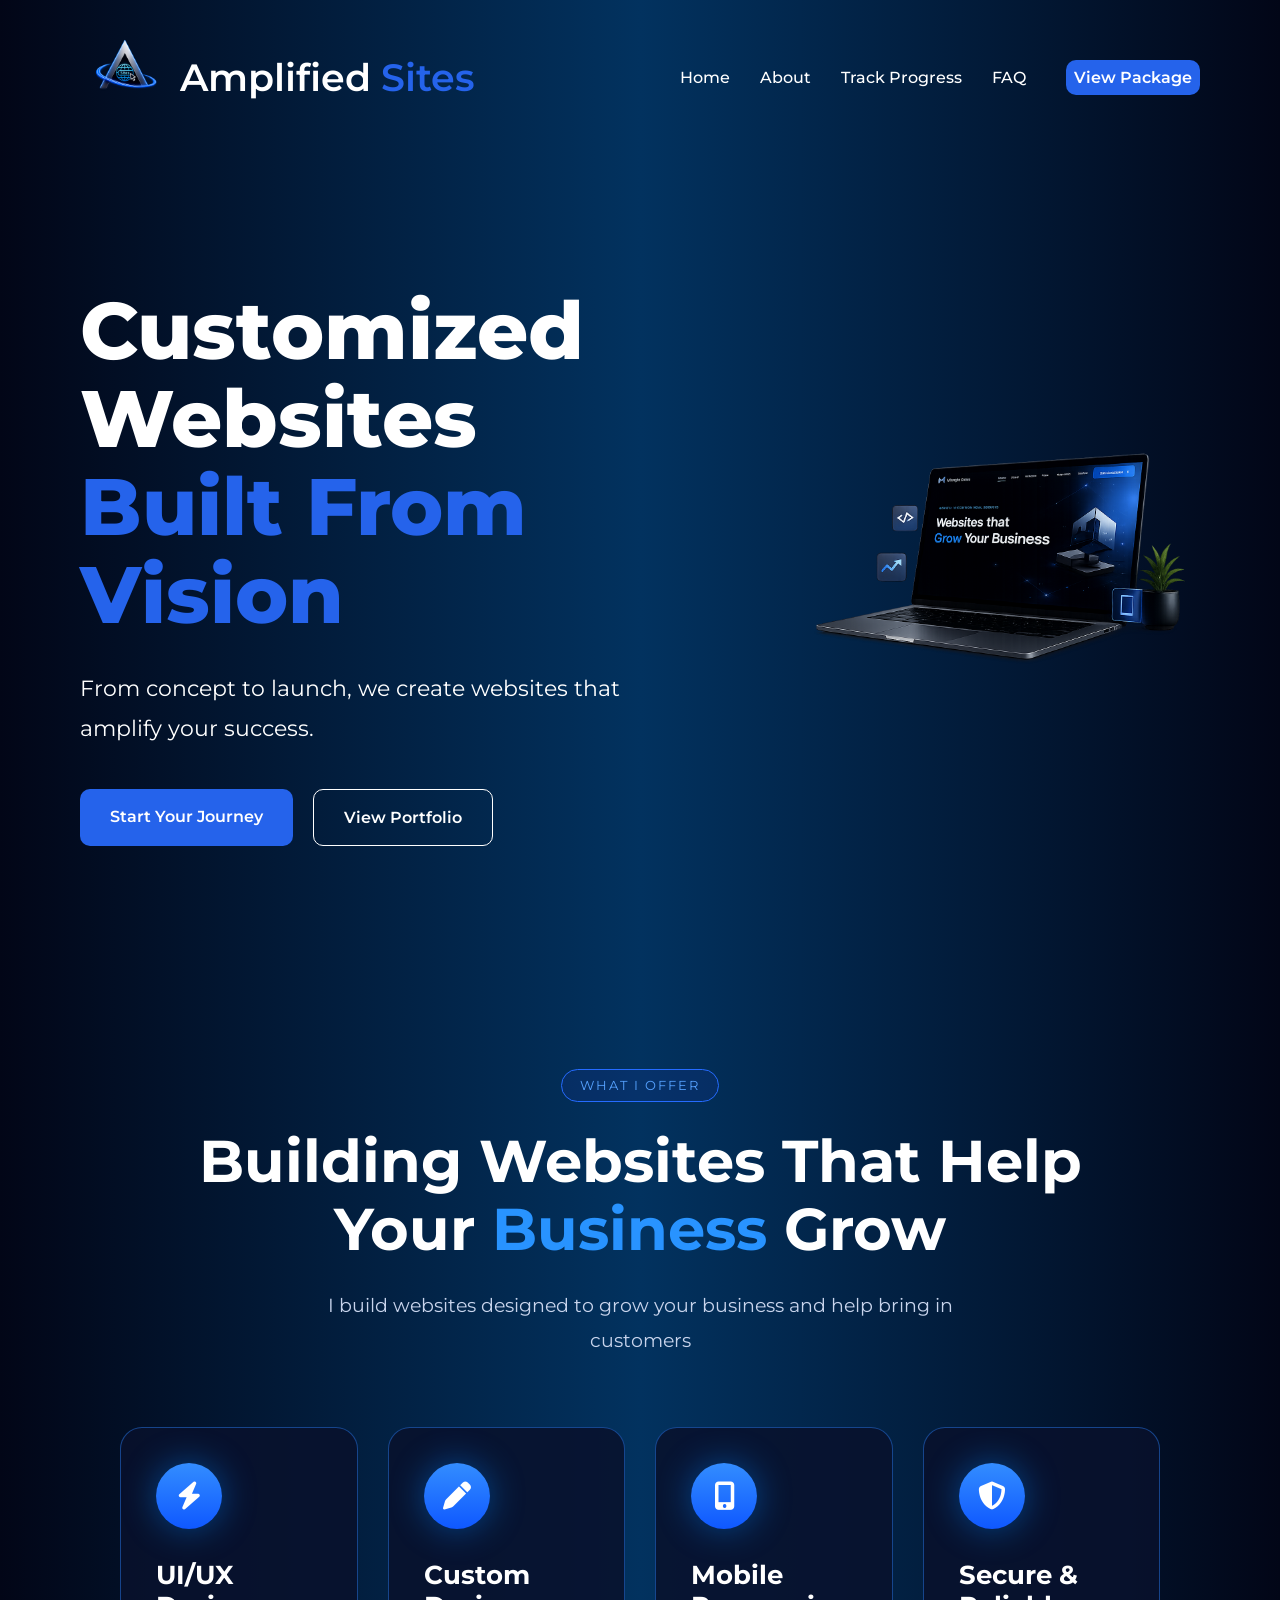
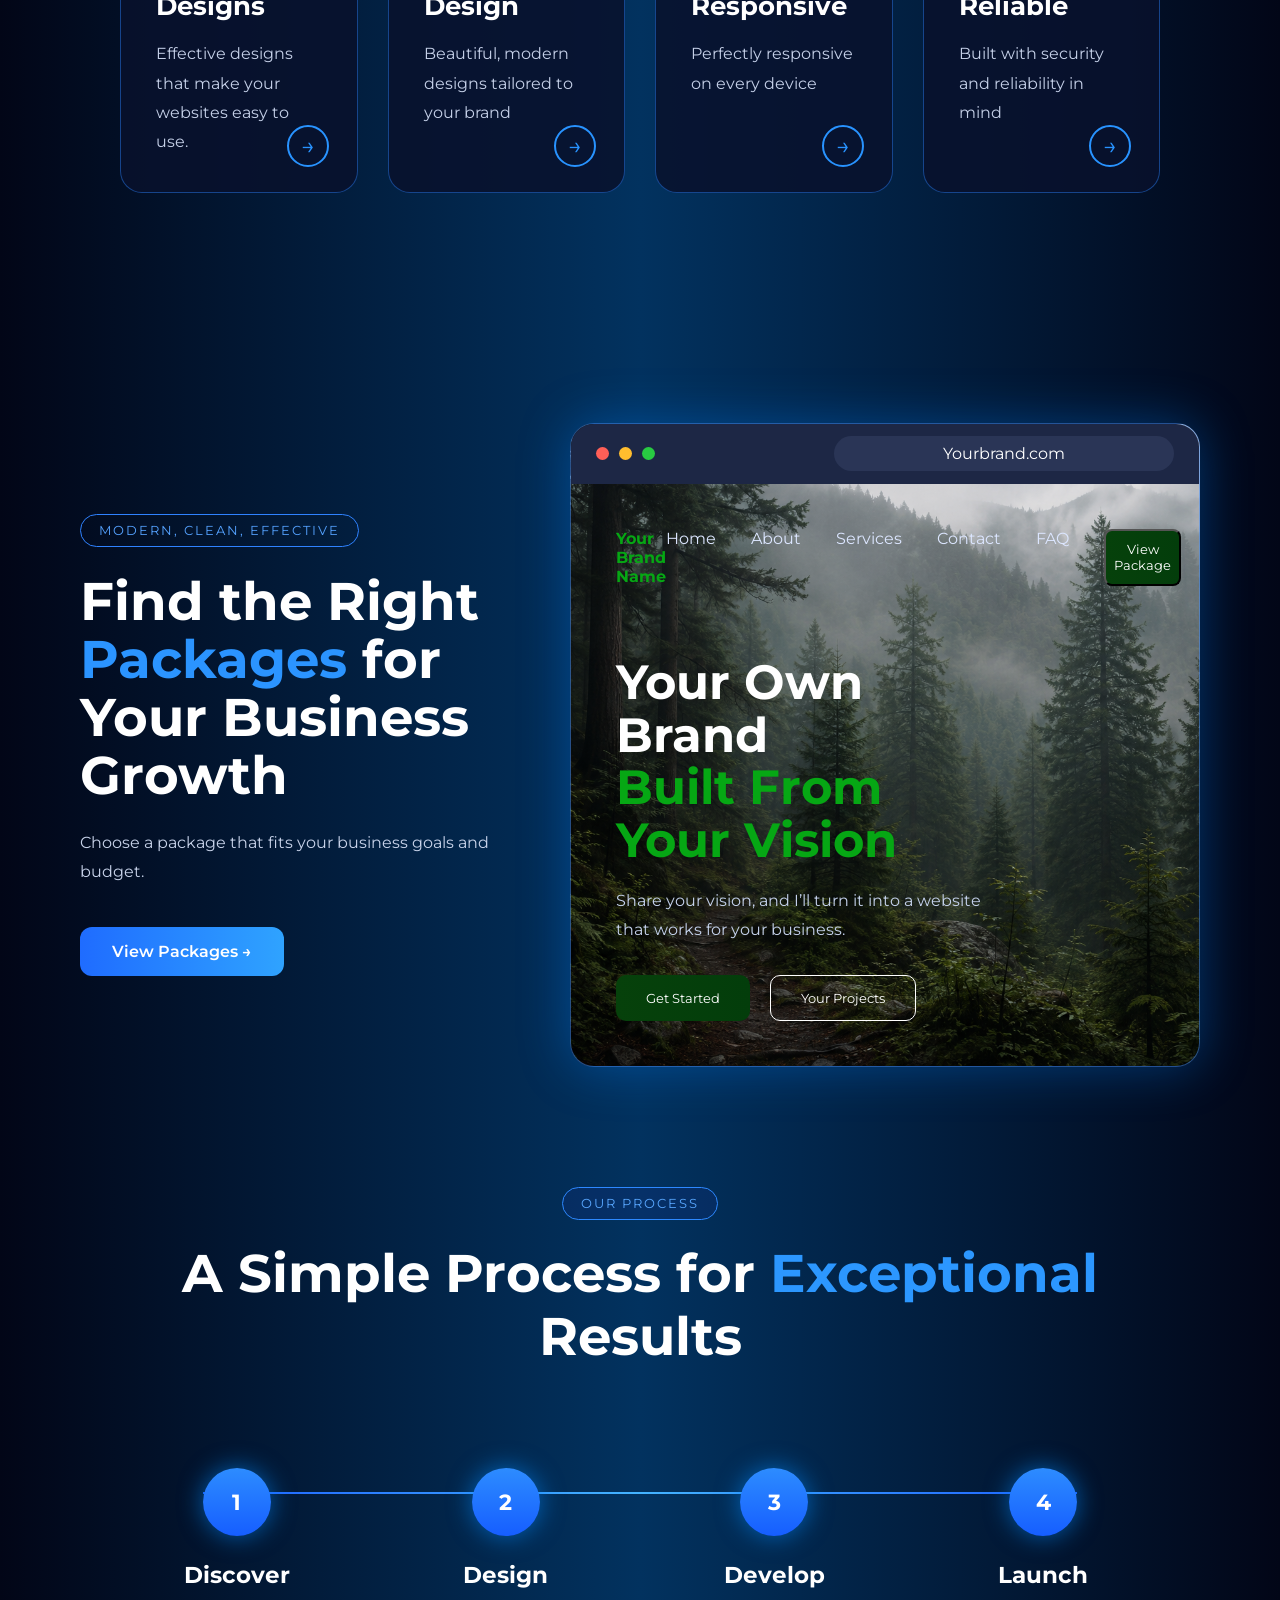
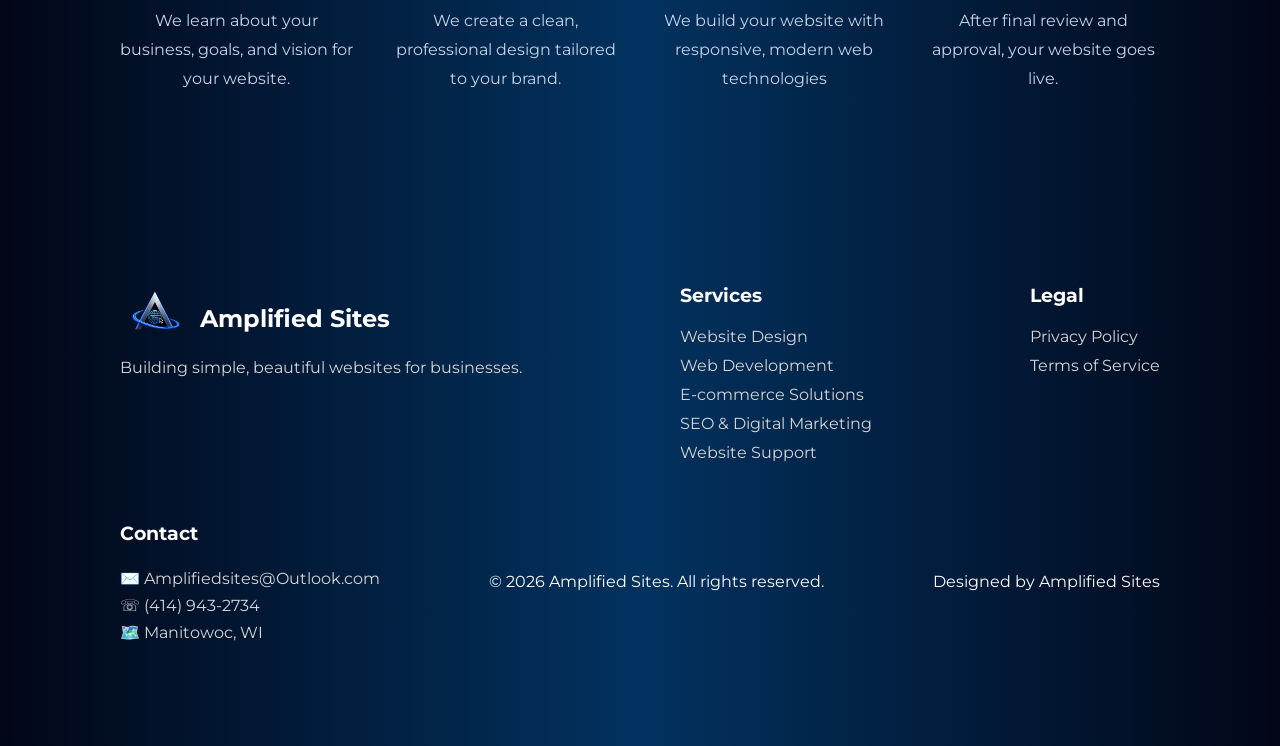
<file: index.html>
<!DOCTYPE html>
<html lang="en">
<head>
    <meta charset="UTF-8" />
    <meta name="viewport" content="width=device-width, initial-scale=1.0" />
    <link rel="icon" type="image/png" href="ampsiteslogo.png">
    <link rel="stylesheet" href="index.css">
    <link rel="preconnect" href="https://fonts.googleapis.com">
    <link rel="preconnect" href="https://fonts.gstatic.com" crossorigin>
    <link rel="stylesheet" href="https://cdnjs.cloudflare.com/ajax/libs/font-awesome/6.7.2/css/all.min.css">
    <link href="https://fonts.googleapis.com/css2?family=Montserrat:wght@400;500;600;700;800&display=swap" rel="stylesheet">
    <script src="index.js" defer></script>
    <title>Amplified Sites</title>
</head>
<body>
    <header class="hero">
        <nav class="navbar">
            <div class="logo">
                <a href="index.html"><img src="ampsiteslogo.png" alt="ampsiteslogo"></a>
                <h1>Amplified <span>Sites</span></h1>
            </div>
            <ul class="nav-links">
                <li><a href="index.html">Home</a></li>
                <li><a href="about.html">About</a></li>
                <li><a href="trackprogress.html">Track Progress</a></li>
                <li><a href="faq.html">FAQ</a></li>
            </ul>
            <a href="viewpackage.html" class="quote-btn">View Package</a>
        </nav>
    </header>
    <section class="index-hero">
        <div class="hero-content">
            <div class="hero-text">
                <h1>
                   Customized Websites
                    <br>
                    <span>Built From Vision</span>
                </h1>
                <p>
                   From concept to launch, we create websites that amplify your success.   
                </p>
                <div class="hero-buttons">
                    <a href="startjourney.html" class="btn1">Start Your Journey</a>
                    <a href="viewportfolio.html" class="btn2"> View Portfolio</a>
                </div>
            </div>
            <div class="hero-image">
                <img src="herologo.png" alt="Laptop">
            </div>
        </div>
     <section class="as-services-section">
    <div class="as-heading-wrap">
        <div class="as-small-badge">
            WHAT I OFFER
        </div>
        <h2 class="as-main-title">
            Building Websites That Help 
            <br>Your <span>Business</span> Grow
        </h2>
        <p class="as-main-text">
            I build websites designed to grow your business and help bring in customers
        </p>
    </div>
    <div class="as-feature-grid">
        <!-- CARD 1 -->
        <div class="as-feature-card">
            <div class="as-icon-circle">
                <i class="fa-solid fa-bolt"></i>
            </div>
            <h3>UI/UX Designs</h3>
            <p>Effective designs that make your websites easy to use.</p>
            <div class="as-more-info">
                <p>
                    UI (User Interface) is how your website looks. UX (User Experience) is how easy and smooth it is to use.
                </p>
            </div>
            <div class="as-arrow">→</div>
        </div>
        <div class="as-feature-card">
            <div class="as-icon-circle">
                <i class="fa-solid fa-pen"></i>
            </div>
            <h3>Custom Design</h3>
            <p>Beautiful, modern designs tailored to your brand</p>
            <div class="as-more-info">
                <p>
                    Every design is built from scratch to match your brand identity and stand out from competitors.
                </p>
            </div>

            <div class="as-arrow">→</div>
        </div>
        <div class="as-feature-card">
            <div class="as-icon-circle">
                <i class="fa-solid fa-mobile-screen-button"></i>
            </div>
            <h3>Mobile Responsive</h3>
            <p>Perfectly responsive on every device</p>
            <div class="as-more-info">
                <p>
                    Your website will look and perform perfectly on phones, tablets, and all screen sizes.
                </p>
            </div>
            <div class="as-arrow">→</div>
        </div>
        <div class="as-feature-card">
            <div class="as-icon-circle">
                <i class="fa-solid fa-shield-halved"></i>
            </div>
            <h3>Secure & Reliable</h3>
            <p>Built with security and reliability in mind</p>
            <div class="as-more-info">
                <p>
                    Clean code, best practices, and performance optimization to keep your site fast and secure.
                </p>
            </div>
            <div class="as-arrow">→</div>
        </div>
    </div>
    </section>
    <section class="as-showcase">
        <div class="as-showcase-left">
            <div class="as-showcase-tag">
                MODERN, CLEAN, EFFECTIVE
            </div>
            <h2>
                Find the Right <span>Packages</span> for 
                Your Business Growth
            </h2>
            <p>
                Choose a package that fits your 
                business goals and budget.
            </p>
            <a href="viewpackage.html" class="as-showcase-btn">
                View Packages →
            </a>
        </div>
        <div class="as-browser-window">
            <div class="as-browser-top">
                <div class="as-browser-dots">
                    <span class="red"></span>
                    <span class="yellow"></span>
                    <span class="green"></span>
                </div>
                <div class="as-browser-address">
                    Yourbrand.com
                </div>
            </div>
            <div class="as-browser-body">
                <div class="as-browser-nav">
                    <strong>Your Brand Name</strong>
                    <div>
                        <a>Home</a>
                        <a>About</a>
                        <a>Services</a>
                        <a>Contact</a>
                        <a>FAQ</a>
                        <button>View Package</button>
                    </div>
                </div>
                <div class="as-browser-content">
                    <div class="as-browser-text">
                        <h3>
                        Your Own Brand<br>
                            <span>Built From Your Vision</span>
                        </h3>
                        <p>
                            Share your vision, and I’ll turn it into a website that works for your business.
                        </p>
                        <div class="as-browser-buttons">
                            <button>Get Started</button>
                            <button class="ghost">
                                Your Projects
                            </button>
                        </div>
                    </div>
                    <div class="as-browser-art">
                        <div class="wave wave1"></div>
                        <div class="wave wave2"></div>
                        <div class="wave wave3"></div>
                    </div>
                </div>
            </div>
        </div>
    </section>
    <section class="as-process-section">
        <div class="as-process-header">
            <div class="as-process-tag">
                OUR PROCESS
            </div>
            <h2>
                A Simple Process for
                <span>Exceptional</span> Results
            </h2>
        </div>
        <div class="as-process-line">
            <div class="as-process-step">
                <div class="as-step-circle">
                    1
                </div>
                <h3>Discover</h3>
                <p>
                    We learn about your business, 
                    goals, and vision for your website.
                </p>
            </div>
            <div class="as-process-step">
                <div class="as-step-circle">
                    2
                </div>
                <h3>Design</h3>
                <p>
                    We create a clean, professional 
                    design tailored to your brand.
                </p>
            </div>
            <div class="as-process-step">
                <div class="as-step-circle">
                    3
                </div>
                <h3>Develop</h3>
                <p>
                    We build your website with responsive, 
                    modern web technologies
                </p>
            </div>
            <div class="as-process-step">
                <div class="as-step-circle">
                    4
                </div>
                <h3>Launch</h3>
                <p>
                After final review and approval, 
                your website goes live.
                </p>
            </div>
        </div>
    </section>    
    <footer class="index-footer">
        <div class="footer-grid">
            <div class="footer-column">
                <div class="footer-logo">
                    <img src="ampsiteslogo.png" alt="get-in-touch">
                    <h2>Amplified Sites</h2>
                </div>
                 <p>
                    Building simple, beautiful websites for businesses.
                </p>
            </div>
            <div class="footer-column">
                <h3>Services</h3>
                    <a>Website Design</a>
                    <a>Web Development</a>
                    <a>E-commerce Solutions</a>
                    <a>SEO & Digital Marketing</a>
                    <a>Website Support</a>
            </div>
            <div class="footer-column">
                <h3>Legal</h3>
                    <a href="privacy.html" class="privacy">Privacy Policy</a>
                    <a href="terms.html" class="terms">Terms of Service</a>
            </div>
            <div class="footer-column">
                <h3>Contact</h3>
                <p>✉️ Amplifiedsites@Outlook.com</p>
                <p>☏ (414) 943-2734</p>
                <p>🗺️ Manitowoc, WI</p>
            </div>
         <div class="copy-right">© 2026 Amplified Sites. All rights reserved.</div>
         <div class="copy-right">Designed by Amplified Sites</div>
    </footer>
</body>
</html>
</file>
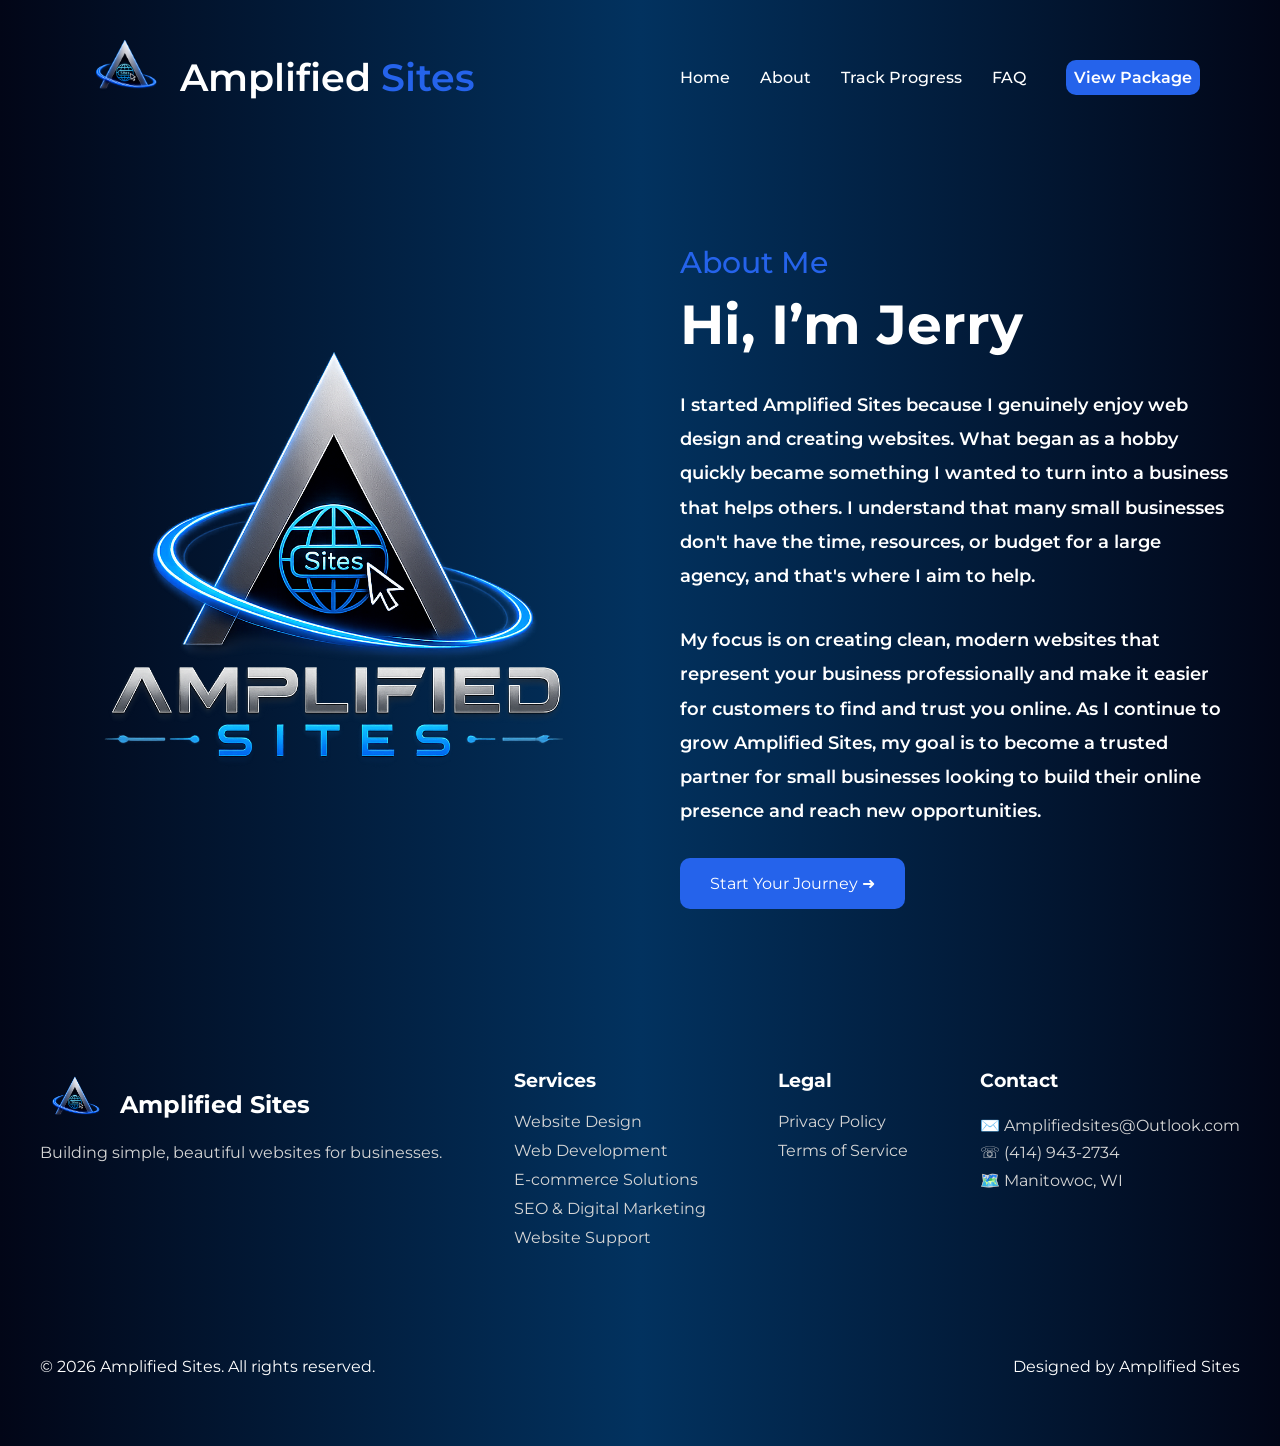
<file: about.html>
<!DOCTYPE html>
<html lang="en">
<head>
    <meta charset="UTF-8" />
    <meta name="viewport" content="width=device-width, initial-scale=1.0" />
    <link rel="icon" type="image/png" href="ampsiteslogo.png">
    <link rel="stylesheet" href="index.css">
    <link rel="preconnect" href="https://fonts.googleapis.com">
    <link rel="preconnect" href="https://fonts.gstatic.com" crossorigin>
    <link rel="stylesheet" href="https://cdnjs.cloudflare.com/ajax/libs/font-awesome/6.7.2/css/all.min.css">
    <link href="https://fonts.googleapis.com/css2?family=Montserrat:wght@400;500;600;700;800&display=swap" rel="stylesheet">
    <title>Amplified Sites</title>
</head>
<body>
    <header class="hero">
        <nav class="navbar">
            <div class="logo">
                <a href="index.html"><img src="ampsiteslogo.png" alt="ampsiteslogo"></a>
                <h1>Amplified <span>Sites</span></h1>
            </div>
            <ul class="nav-links">
                <li><a href="index.html">Home</a></li>
                <li><a href="about.html">About</a></li>
                <li><a href="trackprogress.html">Track Progress</a></li>
                <li><a href="faq.html">FAQ</a></li>
            </ul>
            <a href="viewpackage.html" class="quote-btn">View Package</a>
        </nav>
    </header>
    <section class="about">
        <div class="about-container">
            <div class="about-image">
                <img src="ampsites2.png" alt="Laptop2">
            </div>
            <div class="about-text">
            <div class="about-me">About Me</div>
            <h2>Hi, I’m Jerry</h2>
            <p>
                I started Amplified Sites because I genuinely enjoy 
                web design and creating websites. 
                What began as a hobby quickly became something 
                I wanted to turn into a business that helps others. 
                I understand that many small businesses don't have the time, 
                resources, or budget for a large agency, and that's where I aim to help.
            </p>
            <p>
                My focus is on creating clean, modern websites that 
                represent your business professionally and make it 
                easier for customers to find and trust you online. 
                As I continue to grow Amplified Sites, my goal is to 
                become a trusted partner for small businesses looking 
                to build their online presence and reach new opportunities.
            </p>
            <a href="startjourney.html" class="about-btn">Start Your Journey ➜</a>    
            </div>
        </div>
    </section>
      <footer>
        <div class="footer-grid">
            <div class="footer-column">
                <div class="footer-logo">
                    <img src="ampsiteslogo.png" alt="get-in-touch">
                    <h2>Amplified Sites</h2>
                </div>
                 <p>
                    Building simple, beautiful websites for businesses.
                </p>
            </div>
            <div class="footer-column">
                <h3>Services</h3>
                    <a>Website Design</a>
                    <a>Web Development</a>
                    <a>E-commerce Solutions</a>
                    <a>SEO & Digital Marketing</a>
                    <a>Website Support</a>
            </div>
            <div class="footer-column">
                <h3>Legal</h3>
                    <a href="privacy.html" class="privacy">Privacy Policy</a>
                    <a href="terms.html" class="terms">Terms of Service</a>
            </div>
            <div class="footer-column">
                <h3>Contact</h3>
                <p>✉️ Amplifiedsites@Outlook.com</p>
                <p>☏ (414) 943-2734</p>
                <p>🗺️ Manitowoc, WI</p>
            </div>
         <div class="copy-right">© 2026 Amplified Sites. All rights reserved.</div>
         <div class="copy-right">Designed by Amplified Sites</div>
    </footer>
</body>
</html>
</file>
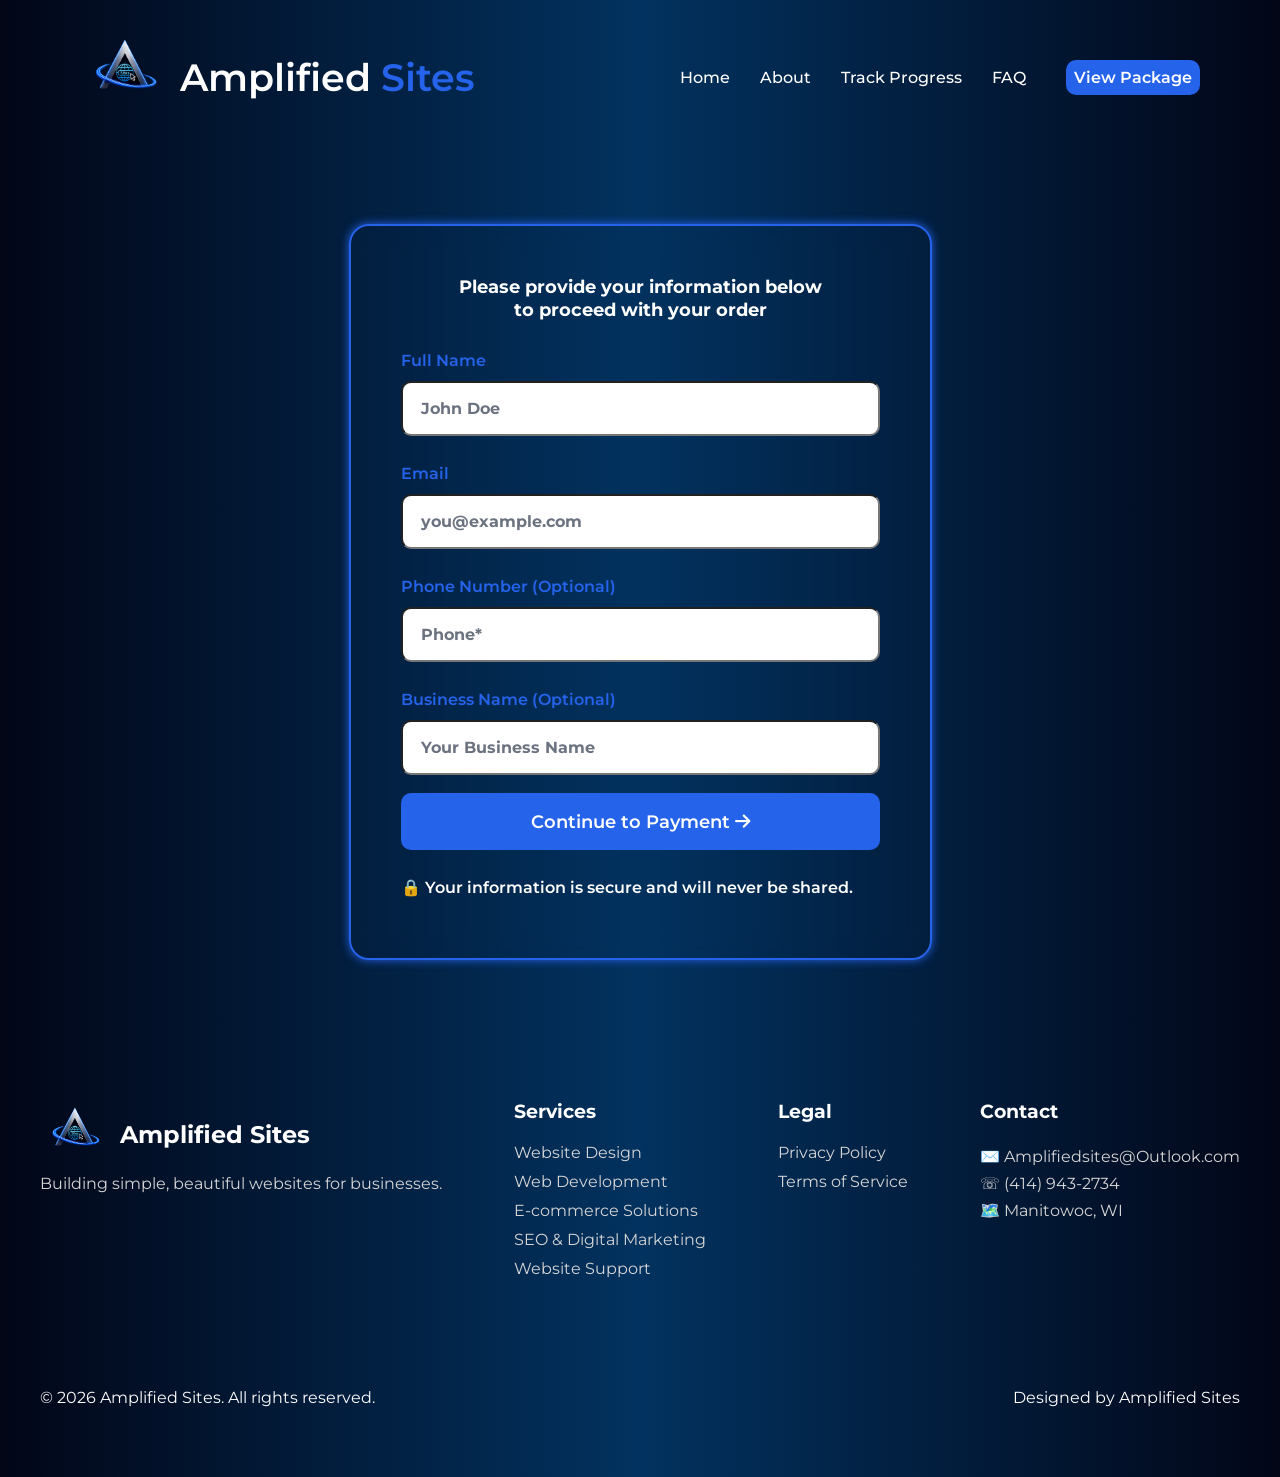
<file: client-info.html>
<!DOCTYPE html>
<html lang="en">
<head>
    <meta charset="UTF-8" />
    <meta name="viewport" content="width=device-width, initial-scale=1.0" />
    <link rel="icon" type="image/png" href="ampsiteslogo.png">
    <link rel="stylesheet" href="index.css">
    <link rel="preconnect" href="https://fonts.googleapis.com">
    <link rel="preconnect" href="https://fonts.gstatic.com" crossorigin>
    <link rel="stylesheet" href="https://cdnjs.cloudflare.com/ajax/libs/font-awesome/6.7.2/css/all.min.css">
    <link href="https://fonts.googleapis.com/css2?family=Montserrat:wght@400;500;600;700;800&display=swap" rel="stylesheet">
    <script src="client-info.js" defer></script>
    <title>Amplified Sites</title>
</head>
<body>
    <header class="hero">
        <nav class="navbar">
            <div class="logo">
                <a href="index.html"><img src="ampsiteslogo.png" alt="ampsiteslogo"></a>
                <h1>Amplified <span>Sites</span></h1>
            </div>
            <ul class="nav-links">
                <li><a href="index.html">Home</a></li>
                <li><a href="about.html">About</a></li>
                <li><a href="trackprogress.html">Track Progress</a></li>
                <li><a href="faq.html">FAQ</a></li>
            </ul>
            <a href="viewpackage.html" class="quote-btn">View Package</a>
        </nav>
    </header>
     <section class="client-info">
        <div id="customers">
            <div class="info1">
               <form class="inform-form" id="clientForm">
                    <h3>Please provide your information below<br> to proceed with your order</h3>
                    <input type="hidden" name="_next" value="https://amplifiedsites.com/thankyoupage.html">
                    <input type="hidden" name="_captcha" value="false">
                    <input type="hidden" name="_template" value="table">
                    <input type="hidden" name="_autoresponse" value="Thank you for contacting Amplified Sites. We received your project details and will get back to you within 24 hours.">
                    <p>
                        <span class="contactinfo">Full Name</span>
                        <input
                            id="name"
                            type="text"
                            name="name"
                            placeholder="John Doe"
                            required>
                    </p>
                    <p>
                        <span class="contactinfo">Email</span>
                        <input
                            id="email"
                            type="email"
                            name="email"
                            placeholder="you@example.com"
                            required>
                    </p>
                    <p>
                        <span class="contactinfo">Phone Number (Optional)</span>
                        <input
                            id="phone"
                            type="text"
                            name="phone"
                            placeholder="Phone*">
                    </p>
                    <p>
                        <span class="contactinfo">Business Name (Optional)</span>
                        <input
                            id="business"
                            type="text"
                            name="business"
                            placeholder="Your Business Name">
                    </p>
                    <p><button class="btn primary" type="submit">Continue to Payment <i class="fas fa-arrow-right"></i></button></p>
                    <p class="sec-inform">🔒 Your information is secure and will never be shared.</p>
                </form>
            </div>
        </div>
     </section>
     <footer>
        <div class="footer-grid">
            <div class="footer-column">
                <div class="footer-logo">
                    <img src="ampsiteslogo.png" alt="get-in-touch">
                    <h2>Amplified Sites</h2>
                </div>
                 <p>
                    Building simple, beautiful websites for businesses.
                </p>
            </div>
            <div class="footer-column">
                <h3>Services</h3>
                    <a>Website Design</a>
                    <a>Web Development</a>
                    <a>E-commerce Solutions</a>
                    <a>SEO & Digital Marketing</a>
                    <a>Website Support</a>
            </div>
            <div class="footer-column">
                <h3>Legal</h3>
                    <a href="privacy.html" class="privacy">Privacy Policy</a>
                    <a href="terms.html" class="terms">Terms of Service</a>
            </div>
            <div class="footer-column">
                <h3>Contact</h3>
                <p>✉️ Amplifiedsites@Outlook.com</p>
                <p>☏ (414) 943-2734</p>
                <p>🗺️ Manitowoc, WI</p>
            </div>
         <div class="copy-right">© 2026 Amplified Sites. All rights reserved.</div>
         <div class="copy-right">Designed by Amplified Sites</div>
    </footer>
</body>
</html>
</file>
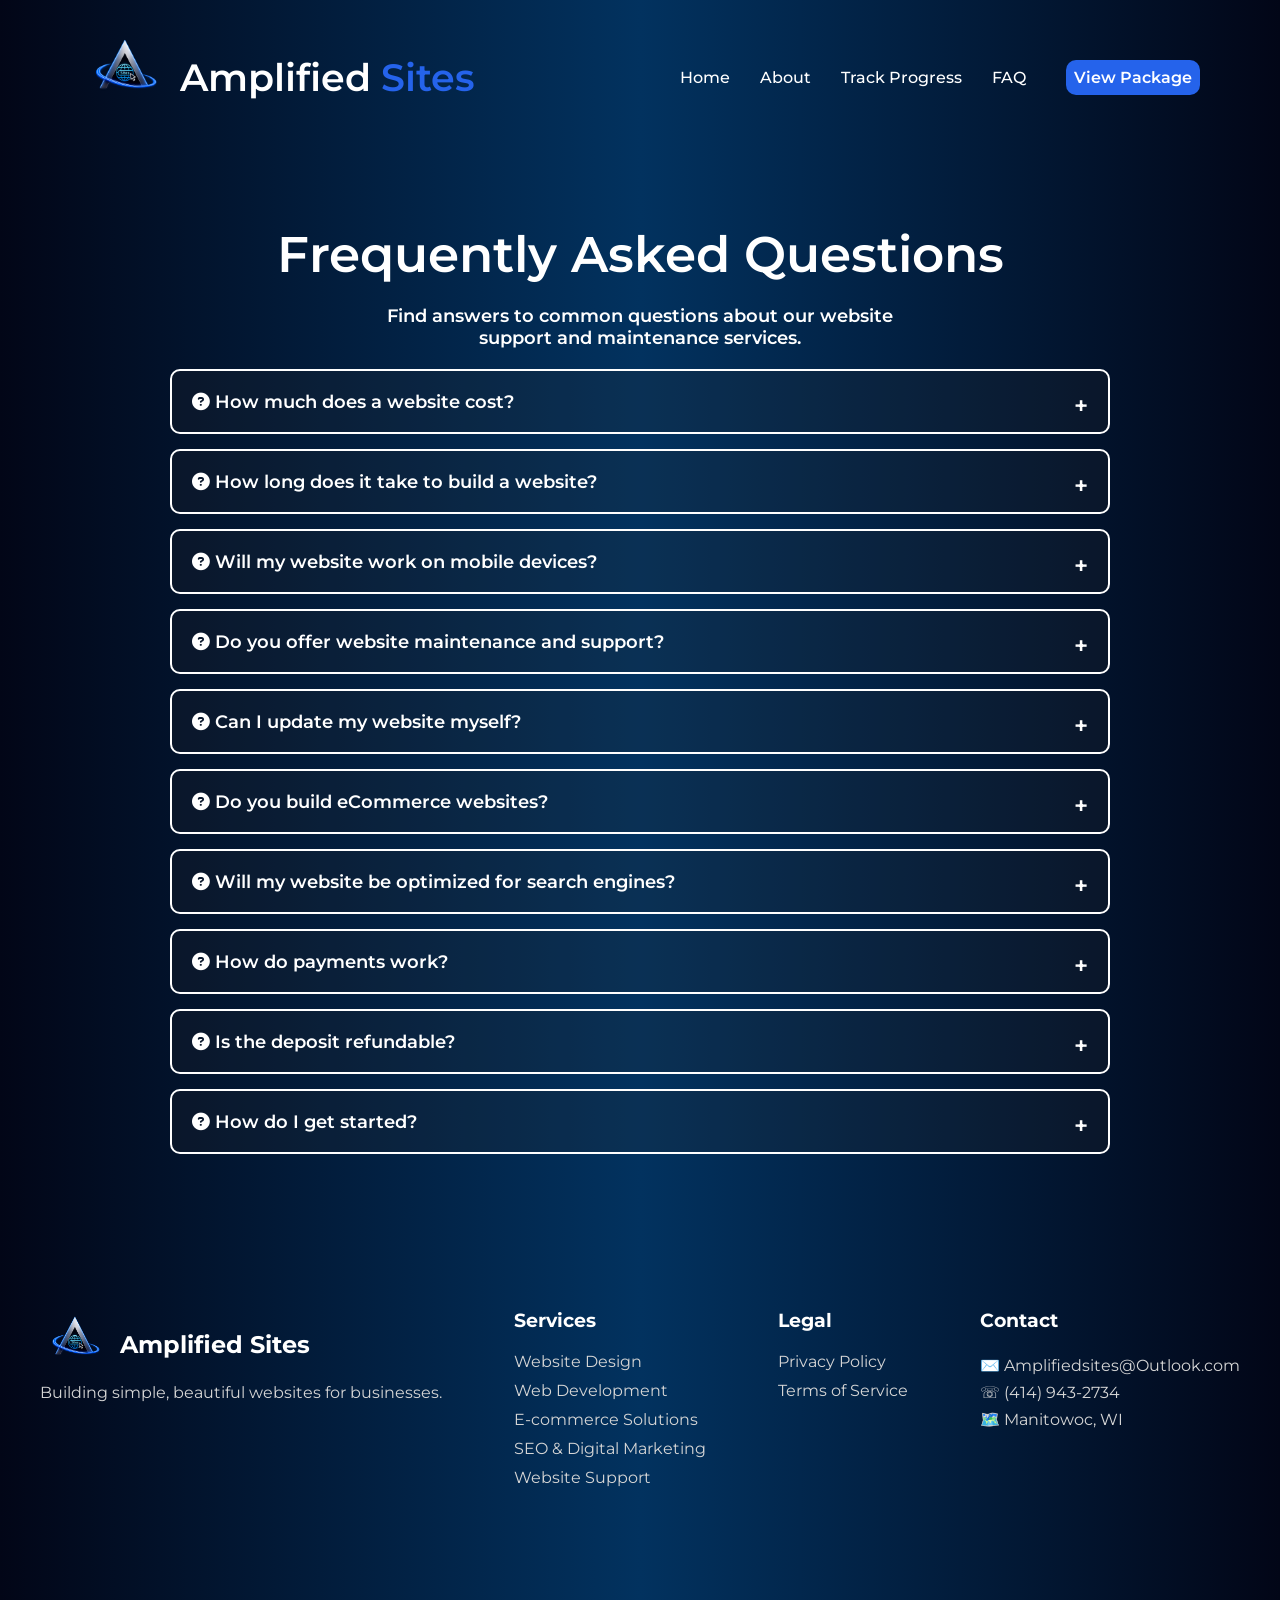
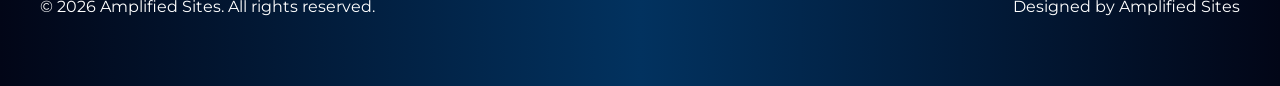
<file: faq.html>
<!DOCTYPE html>
<html lang="en">
<head>
    <meta charset="UTF-8" />
    <meta name="viewport" content="width=device-width, initial-scale=1.0" />
    <link rel="icon" type="image/png" href="ampsiteslogo.png">
    <link rel="stylesheet" href="index.css">
    <link rel="preconnect" href="https://fonts.googleapis.com">
    <link rel="preconnect" href="https://fonts.gstatic.com" crossorigin>
    <link rel="stylesheet" href="https://cdnjs.cloudflare.com/ajax/libs/font-awesome/6.7.2/css/all.min.css">
    <link href="https://fonts.googleapis.com/css2?family=Montserrat:wght@400;500;600;700;800&display=swap" rel="stylesheet">
    <title>Amplified Sites</title>
</head>
<body>
    <header class="hero">
        <nav class="navbar">
            <div class="logo">
                <a href="index.html"><img src="ampsiteslogo.png" alt="ampsiteslogo"></a>
                <h1>Amplified <span>Sites</span></h1>
            </div>
            <ul class="nav-links">
                <li><a href="index.html">Home</a></li>
                <li><a href="about.html">About</a></li>
                <li><a href="trackprogress.html">Track Progress</a></li>
                <li><a href="faq.html">FAQ</a></li>
            </ul>
            <a href="viewpackage.html" class="quote-btn">View Package</a>
        </nav>
    </header>
    <section class="faq-page">
    <div class="faq-section">
        <div class="faq-title">
            <h3>Frequently Asked Questions</h3>
            <p>Find answers to common questions about our website 
                <br>support and maintenance services.</p>
        </div>
        <details class="faq">
        <summary><i class="fa-solid fa-circle-question"></i> How much does a website cost?</summary>
        <p>Website pricing varies based on the scope, features, and complexity of your project. You can click the View Package tab for more information about the prices.</p>
        </details>

        <details class="faq">
            <summary><i class="fa-solid fa-circle-question faq-icon"></i> How long does it take to build a website?</summary>
            <p>Depending on the project size and requirements it can vary. You can click the View Package to see the approximate timeline of each various project.</p>
        </details>
        <details class="faq">
            <summary><i class="fa-solid fa-circle-question faq-icon"></i> Will my website work on mobile devices?</summary>
            <p>Yes. Every website we build is fully responsive and optimized for desktops, tablets, and smartphones.</p>
        </details>
        <details class="faq">
            <summary><i class="fa-solid fa-circle-question faq-icon"></i> Do you offer website maintenance and support?</summary>
            <p>We provide ongoing website updates, maintenance, and support to keep your site running smoothly. You can click the View Package tab to see our 30 day Website Support.</p>
        </details>
        <details class="faq">
            <summary><i class="fa-solid fa-circle-question faq-icon"></i> Can I update my website myself?</summary>
            <p>Absolutely. We can build your site so you can easily update content, images, and other information when needed.</p>
        </details>
        <details class="faq">
            <summary><i class="fa-solid fa-circle-question faq-icon"></i> Do you build eCommerce websites?</summary>
            <p>Yes. We create online stores with secure payment processing, product management, and shopping cart functionality.</p>
        </details>
        <details class="faq">
            <summary><i class="fa-solid fa-circle-question faq-icon"></i> Will my website be optimized for search engines?</summary>
            <p>Yes. We follow SEO best practices to help improve your website's visibility on search engines.</p>
        </details>
        <details class="faq">
            <summary><i class="fa-solid fa-circle-question faq-icon"></i> How do payments work?</summary>
            <p>We send you a FREE template and if you like it, you can pay the non-refundable 50% deposit which is required before work begins, with the remaining balance due upon project completion.</p>
        </details>
        <details class="faq">
            <summary><i class="fa-solid fa-circle-question faq-icon"></i> Is the deposit refundable?</summary>
            <p>No. Deposits are non-refundable as they secure your project slot and cover initial design and development work.</p>
        </details>
        <details class="faq">
            <summary><i class="fa-solid fa-circle-question faq-icon"></i> How do I get started?</summary>
            <p>Click the Start Your Journey tab and simply contact us with your project details, and we'll discuss your goals, timeline, and website requirements.</p>
        </details>
    </div>
    </section>
      <footer>
        <div class="footer-grid">
            <div class="footer-column">
                <div class="footer-logo">
                    <img src="ampsiteslogo.png" alt="get-in-touch">
                    <h2>Amplified Sites</h2>
                </div>
                 <p>
                    Building simple, beautiful websites for businesses.
                </p>
            </div>
            <div class="footer-column">
                <h3>Services</h3>
                    <a>Website Design</a>
                    <a>Web Development</a>
                    <a>E-commerce Solutions</a>
                    <a>SEO & Digital Marketing</a>
                    <a>Website Support</a>
            </div>
            <div class="footer-column">
                <h3>Legal</h3>
                    <a href="privacy.html" class="privacy">Privacy Policy</a>
                    <a href="terms.html" class="terms">Terms of Service</a>
            </div>
            <div class="footer-column">
                <h3>Contact</h3>
                <p>✉️ Amplifiedsites@Outlook.com</p>
                <p>☏ (414) 943-2734</p>
                <p>🗺️ Manitowoc, WI</p>
            </div>
         <div class="copy-right">© 2026 Amplified Sites. All rights reserved.</div>
         <div class="copy-right">Designed by Amplified Sites</div>
    </footer>
</body>
</html>
</file>
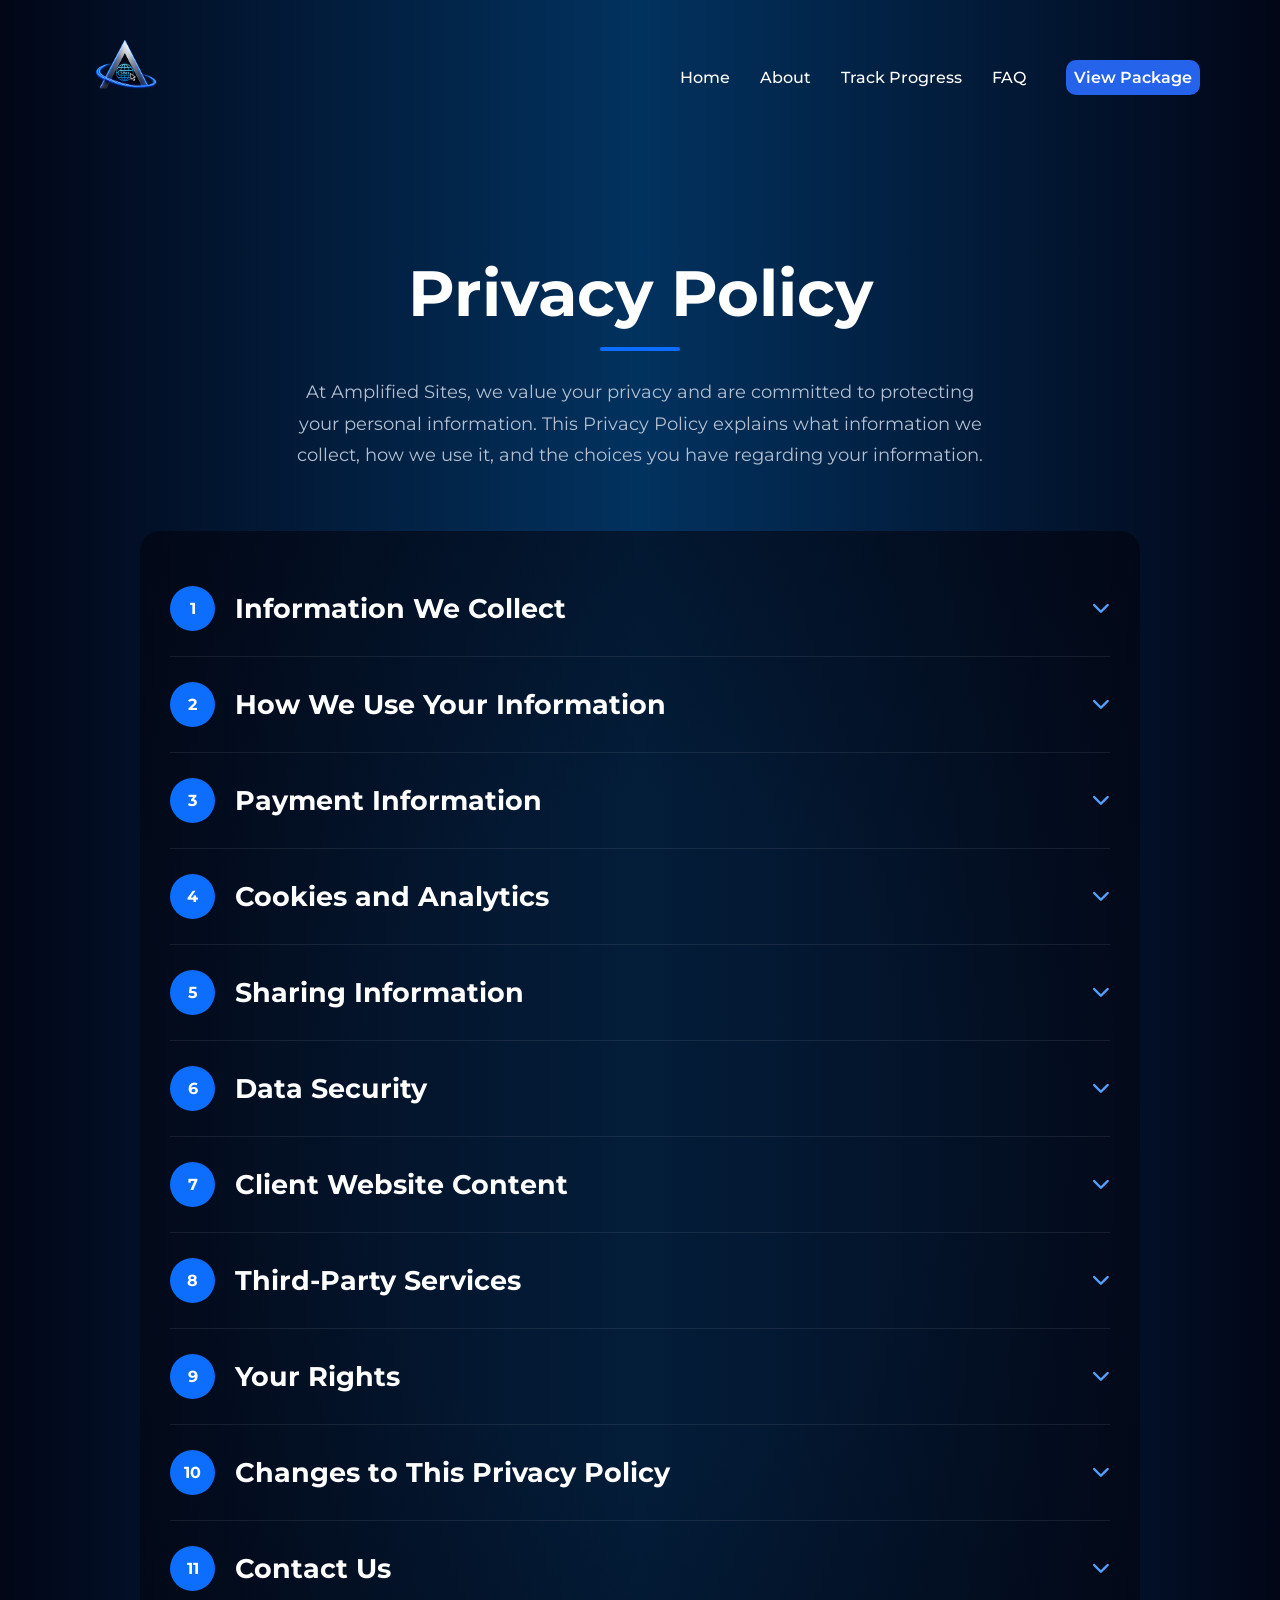
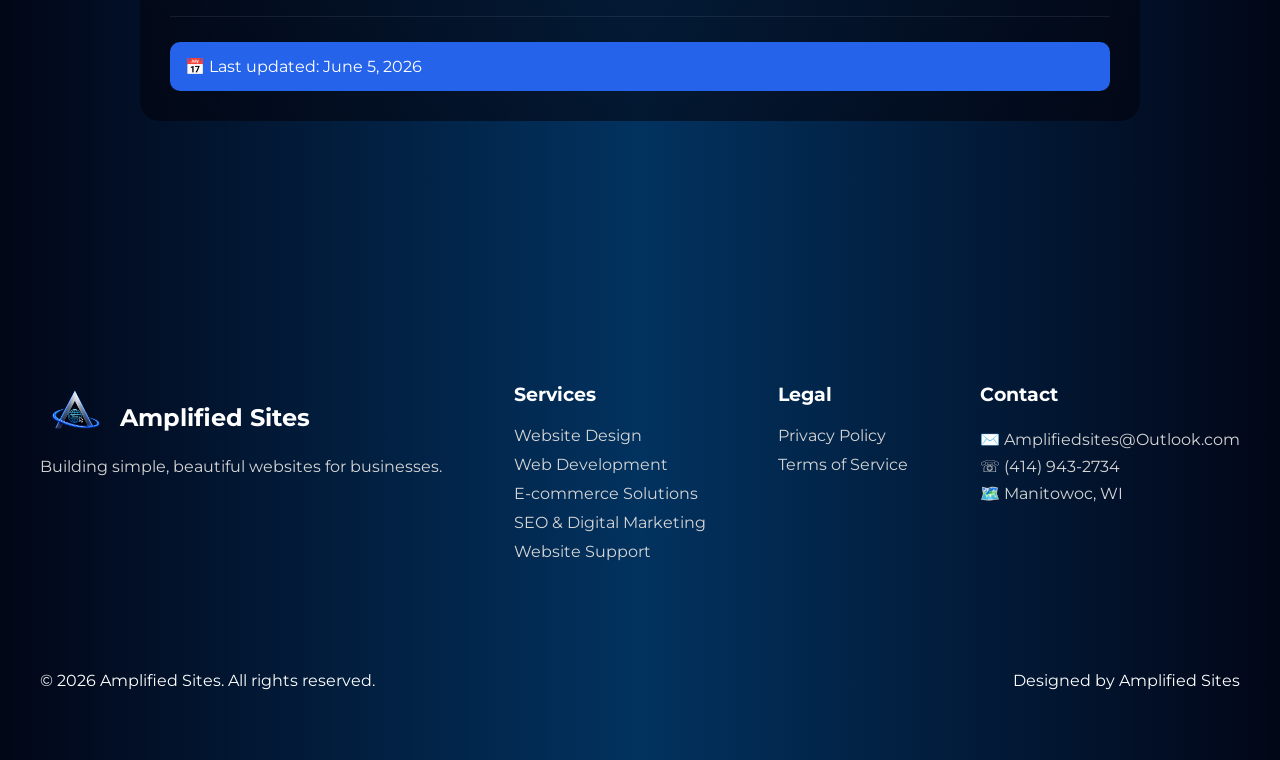
<file: privacy.html>
<!DOCTYPE html>
<html lang="en">
<head>
    <meta charset="UTF-8" />
    <meta name="viewport" content="width=device-width, initial-scale=1.0" />
    <title>Amplified Sites</title>
    <link rel="icon" type="image/png" href="ampsiteslogo.png">
    <link rel="stylesheet" href="index.css">
    <link rel="preconnect" href="https://fonts.googleapis.com">
    <link rel="preconnect" href="https://fonts.gstatic.com" crossorigin>
    <link href="https://fonts.googleapis.com/css2?family=Montserrat:wght@400;500;600;700;800&display=swap" rel="stylesheet">
    <link href="https://fonts.googleapis.com/css2?family=Orbitron:wght@400;600;700;800&family=Poppins:wght@300;400;500;600&display=swap" rel="stylesheet">
    <link rel="stylesheet" href="https://cdnjs.cloudflare.com/ajax/libs/font-awesome/6.7.2/css/all.min.css">
    <script defer src="page.js"></script>
</head>
<body>
    <header class="hero">
        <nav class="navbar">
            <div class="logo">
                <a href="index.html"><img src="ampsiteslogo.png" alt="ampsiteslogo"></a>
            </div>
            <ul class="nav-links">
                <li><a href="index.html">Home</a></li>
                <li><a href="about.html">About</a></li>
                <li><a href="trackprogress.html">Track Progress</a></li>
                <li><a href="faq.html">FAQ</a></li>
            </ul>
            <a href="viewpackage.html" class="quote-btn">View Package</a>
        </nav>
    </header>
    <section class="terms-section">
        <div class="container">
            <div class="terms-header">
                <h1>Privacy Policy</h1>
                <div class="underline"></div>
                <p>
                    At Amplified Sites, we value your privacy and are committed to protecting 
                    your personal information. This Privacy Policy explains what information 
                    we collect, how we use it, and the choices you have regarding your information.
                </p>
            </div>
           <div class="terms-card">
                <div class="term-item">
                    <div class="term-header">
                        <div class="number">1</div>
                        <h3>Information We Collect</h3>
                        <i class="fa-solid fa-chevron-down arrow"></i>
                    </div>
                    <div class="term-content">
                        <p>
                            We may collect information that you voluntarily provide to us, including:
                            <br>• Name
                            <br>• Email address
                            <br>• Phone number
                            <br>• Business information
                            <br>• Project details and website content
                            <br><br>
                            We may also collect basic website analytics information such as browser type,
                            device information, and pages visited.
                        </p>
                    </div>
                </div>
                <div class="term-item">
                    <div class="term-header">
                        <div class="number">2</div>
                        <h3>How We Use Your Information</h3>
                        <i class="fa-solid fa-chevron-down arrow"></i>
                    </div>
                    <div class="term-content">
                        <p>
                            We use the information we collect to:
                            <br>• Respond to inquiries
                            <br>• Provide website design and development services
                            <br>• Communicate about projects and support requests
                            <br>• Process payments
                            <br>• Improve our website and services
                        </p>
                    </div>
                </div>
                <div class="term-item">
                    <div class="term-header">
                        <div class="number">3</div>
                        <h3>Payment Information</h3>
                        <i class="fa-solid fa-chevron-down arrow"></i>
                    </div>
                    <div class="term-content">
                        <p>
                            Payments are processed through trusted third-party payment providers such as Stripe.
                            Amplified Sites does not store or have access to your payment card information.
                        </p>
                    </div>
                </div>
                <div class="term-item">
                    <div class="term-header">
                        <div class="number">4</div>
                        <h3>Cookies and Analytics</h3>
                        <i class="fa-solid fa-chevron-down arrow"></i>
                    </div>
                    <div class="term-content">
                        <p>
                            Our website may use cookies and analytics tools to improve user experience
                            and understand how visitors interact with our website.
                            <br><br>
                            You may disable cookies through your browser settings, though some website
                            features may not function properly.
                        </p>
                    </div>
                </div>
                <div class="term-item">
                    <div class="term-header">
                        <div class="number">5</div>
                        <h3>Sharing Information</h3>
                        <i class="fa-solid fa-chevron-down arrow"></i>
                    </div>
                    <div class="term-content">
                        <p>
                            We do not sell, rent, or trade your personal information.
                            <br><br>
                            We may share information only when necessary with:
                            <br>• Payment processors
                            <br>• Website hosting providers
                            <br>• Service providers assisting with project delivery
                            <br>• Legal authorities when required by law
                        </p>
                    </div>
                </div>
                <div class="term-item">
                    <div class="term-header">
                        <div class="number">6</div>
                        <h3>Data Security</h3>
                        <i class="fa-solid fa-chevron-down arrow"></i>
                    </div>
                    <div class="term-content">
                        <p>
                            We take reasonable measures to protect your information from unauthorized access,
                            disclosure, or misuse. However, no internet transmission or electronic storage
                            method can be guaranteed to be completely secure.
                        </p>
                    </div>
                </div>
                <div class="term-item">
                    <div class="term-header">
                        <div class="number">7</div>
                        <h3>Client Website Content</h3>
                        <i class="fa-solid fa-chevron-down arrow"></i>
                    </div>
                    <div class="term-content">
                        <p>
                            Clients are responsible for ensuring that any content, images, text, or data
                            provided for their website complies with applicable laws and does not infringe
                            on the rights of others.
                        </p>
                    </div>
                </div>
                <div class="term-item">
                    <div class="term-header">
                        <div class="number">8</div>
                        <h3>Third-Party Services</h3>
                        <i class="fa-solid fa-chevron-down arrow"></i>
                    </div>
                    <div class="term-content">
                        <p>
                            Our website and client websites may contain links to third-party websites or
                            services. We are not responsible for the privacy practices or content of those
                            third-party sites.
                        </p>
                    </div>
                </div>
                <div class="term-item">
                    <div class="term-header">
                        <div class="number">9</div>
                        <h3>Your Rights</h3>
                        <i class="fa-solid fa-chevron-down arrow"></i>
                    </div>
                    <div class="term-content">
                        <p>
                            Depending on your location and applicable laws, you may have the right to:
                            <br>• Request access to your personal information
                            <br>• Request corrections to inaccurate information
                            <br>• Request deletion of your information
                            <br>• Withdraw consent where applicable
                            <br><br>
                            To exercise these rights, please contact us.
                        </p>
                    </div>
                </div>
                <div class="term-item">
                    <div class="term-header">
                        <div class="number">10</div>
                        <h3>Changes to This Privacy Policy</h3>
                        <i class="fa-solid fa-chevron-down arrow"></i>
                    </div>
                    <div class="term-content">
                        <p>
                            We may update this Privacy Policy from time to time.
                            Any changes will be posted on this page with an updated revision date.
                        </p>
                    </div>
                </div>
                <div class="term-item">
                    <div class="term-header">
                        <div class="number">11</div>
                        <h3>Contact Us</h3>
                        <i class="fa-solid fa-chevron-down arrow"></i>
                    </div>
                    <div class="term-content">
                        <p>
                            If you have questions about this Privacy Policy or how your information is handled,
                            please contact us.
                            <br><br>
                            Email: Amplifiedsites@Outlook.com
                        </p>
                    </div>
                </div>
                <div class="last-updated">
                    📅 Last updated: June 5, 2026
                </div>
            </div>
        </div>
    </section>    
    <footer>
        <div class="footer-grid">
            <div class="footer-column">
                <div class="footer-logo">
                    <img src="ampsiteslogo.png" alt="get-in-touch">
                    <h2>Amplified Sites</h2>
                </div>
                 <p>
                    Building simple, beautiful websites for businesses.
                </p>
            </div>
            <div class="footer-column">
                <h3>Services</h3>
                    <a>Website Design</a>
                    <a>Web Development</a>
                    <a>E-commerce Solutions</a>
                    <a>SEO & Digital Marketing</a>
                    <a>Website Support</a>
            </div>
            <div class="footer-column">
                <h3>Legal</h3>
                    <a href="privacy.html" class="privacy">Privacy Policy</a>
                    <a href="terms.html" class="terms">Terms of Service</a>
            </div>
            <div class="footer-column">
                <h3>Contact</h3>
                <p>✉️ Amplifiedsites@Outlook.com</p>
                <p>☏ (414) 943-2734</p>
                <p>🗺️ Manitowoc, WI</p>
            </div>
         <div class="copy-right">© 2026 Amplified Sites. All rights reserved.</div>
         <div class="copy-right">Designed by Amplified Sites</div>
    </footer>
</body>
</html>
</file>
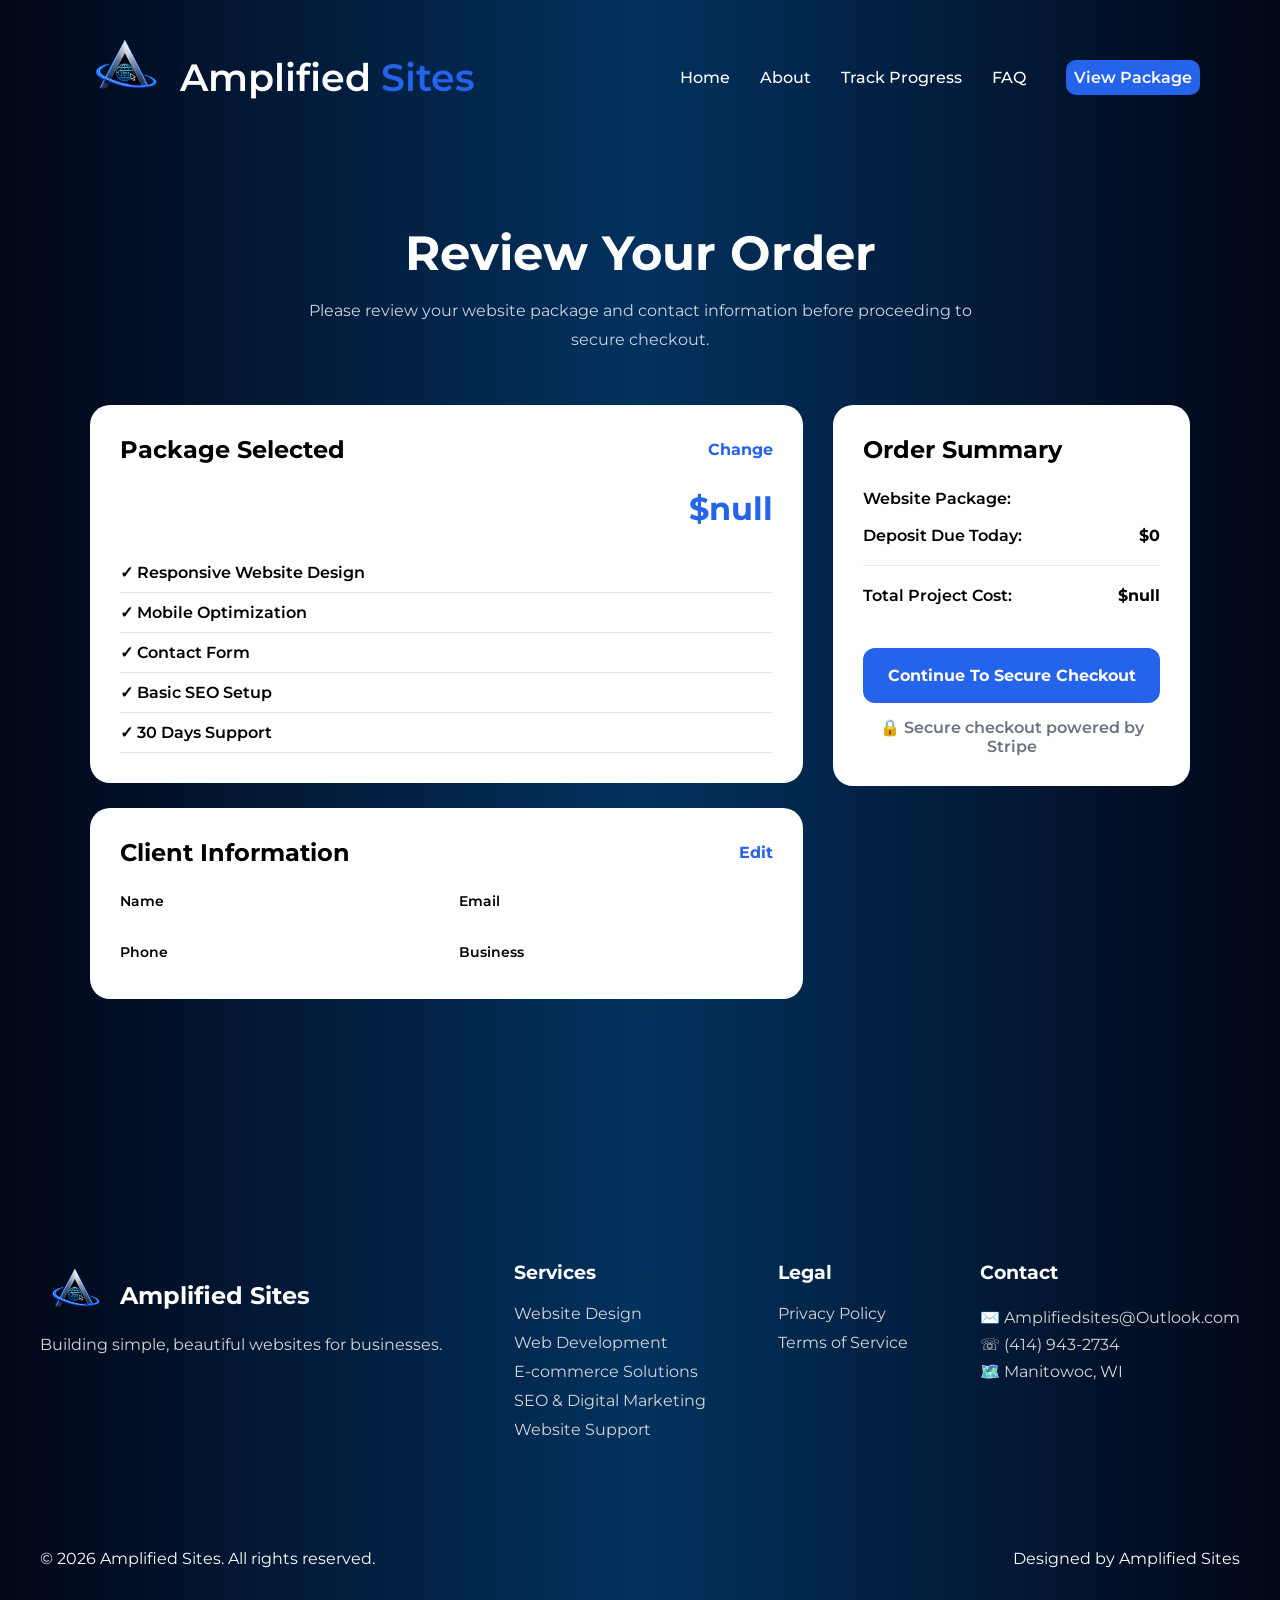
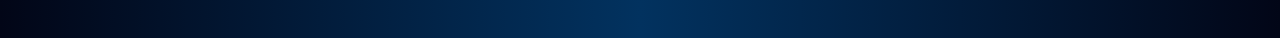
<file: review-order.html>
<!DOCTYPE html>
<html lang="en">
<head>
    <meta charset="UTF-8" />
    <meta name="viewport" content="width=device-width, initial-scale=1.0" />
    <link rel="icon" type="image/png" href="ampsiteslogo.png">
    <link rel="stylesheet" href="index.css">
    <link rel="preconnect" href="https://fonts.googleapis.com">
    <link rel="preconnect" href="https://fonts.gstatic.com" crossorigin>
    <link rel="stylesheet" href="https://cdnjs.cloudflare.com/ajax/libs/font-awesome/6.7.2/css/all.min.css">
    <link href="https://fonts.googleapis.com/css2?family=Montserrat:wght@400;500;600;700;800&display=swap" rel="stylesheet">
    <script src="review-order.js" defer></script>
    <title>Amplified Sites</title>
</head>
<body>
    <header class="hero">
        <nav class="navbar">
            <div class="logo">
                <a href="index.html"><img src="ampsiteslogo.png" alt="ampsiteslogo"></a>
                <h1>Amplified <span>Sites</span></h1>
            </div>
            <ul class="nav-links">
                <li><a href="index.html">Home</a></li>
                <li><a href="about.html">About</a></li>
                <li><a href="trackprogress.html">Track Progress</a></li>
                <li><a href="faq.html">FAQ</a></li>
            </ul>
            <a href="viewpackage.html" class="quote-btn">View Package</a>
        </nav>
    </header>
    <main class="review-page">
        <section class="review-header">
            <h1>Review Your Order</h1>
            <p>
                Please review your website package and contact information before proceeding to secure checkout.
            </p>
        </section>
        <section class="review-layout">
            <div class="review-details">
                <div class="review-box">
                    <div class="review-top">
                        <h2>Package Selected</h2>
                        <a href="viewpackage.html">Change</a>
                    </div>
                    <div class="package-summary">
                        <h3 id="reviewPackage">Landing Page</h3>
                        <span id="reviewPrice">$150</span>
                    </div>
                    <ul class="package-features">
                        <li>✓ Responsive Website Design</li>
                        <li>✓ Mobile Optimization</li>
                        <li>✓ Contact Form</li>
                        <li>✓ Basic SEO Setup</li>
                        <li>✓ 30 Days Support</li>
                    </ul>
                </div>
                <div class="review-box">
                    <div class="review-top">
                        <h2>Client Information</h2>
                        <a href="client-info.html">Edit</a>
                    </div>
                    <div class="client-grid">
                        <div>
                            <label>Name</label>
                            <p id="reviewName">John Smith</p>
                        </div>

                        <div>
                            <label>Email</label>
                            <p id="reviewEmail">john@email.com</p>
                        </div>

                        <div>
                            <label>Phone</label>
                            <p id="reviewPhone">(555) 555-5555</p>
                        </div>

                        <div>
                            <label>Business</label>
                            <p id="reviewBusiness">Smith Roofing</p>
                        </div>
                    </div>
                </div>
            </div>
            <section class="checkout-sidebar">
                <div class="order-summary-card">
                    <h2>Order Summary</h2>
                    <div class="summary-row">
                        <span>Website Package:</span>
                        <strong id="summaryName">Landing Page</strong>
                    </div>
                    <div class="summary-row">
                        <span>Deposit Due Today:</span>
                        <strong id="depositAmount">$75</strong>
                    </div>
                    <div class="summary-row total-row">
                        <span>Total Project Cost:</span>
                        <strong id="totalAmount">$150</strong>
                    </div>
                    <button
                        id="checkoutBtn"
                        class="continue-payment"
                        type="button">
                        Continue To Secure Checkout
                    </button>
                    <p class="secure-note">
                        🔒 Secure checkout powered by Stripe
                    </p>
                </div>
            </section>
        </section>
    </main>
<footer>
        <div class="footer-grid">
            <div class="footer-column">
                <div class="footer-logo">
                    <img src="ampsiteslogo.png" alt="get-in-touch">
                    <h2>Amplified Sites</h2>
                </div>
                 <p>
                    Building simple, beautiful websites for businesses.
                </p>
            </div>
            <div class="footer-column">
                <h3>Services</h3>
                    <a>Website Design</a>
                    <a>Web Development</a>
                    <a>E-commerce Solutions</a>
                    <a>SEO & Digital Marketing</a>
                    <a>Website Support</a>
            </div>
            <div class="footer-column">
                <h3>Legal</h3>
                    <a href="privacy.html" class="privacy">Privacy Policy</a>
                    <a href="terms.html" class="terms">Terms of Service</a>
            </div>
            <div class="footer-column">
                <h3>Contact</h3>
                <p>✉️ Amplifiedsites@Outlook.com</p>
                <p>☏ (414) 943-2734</p>
                <p>🗺️ Manitowoc, WI</p>
            </div>
         <div class="copy-right">© 2026 Amplified Sites. All rights reserved.</div>
         <div class="copy-right">Designed by Amplified Sites</div>
    </footer>
</body>
</html>
</file>
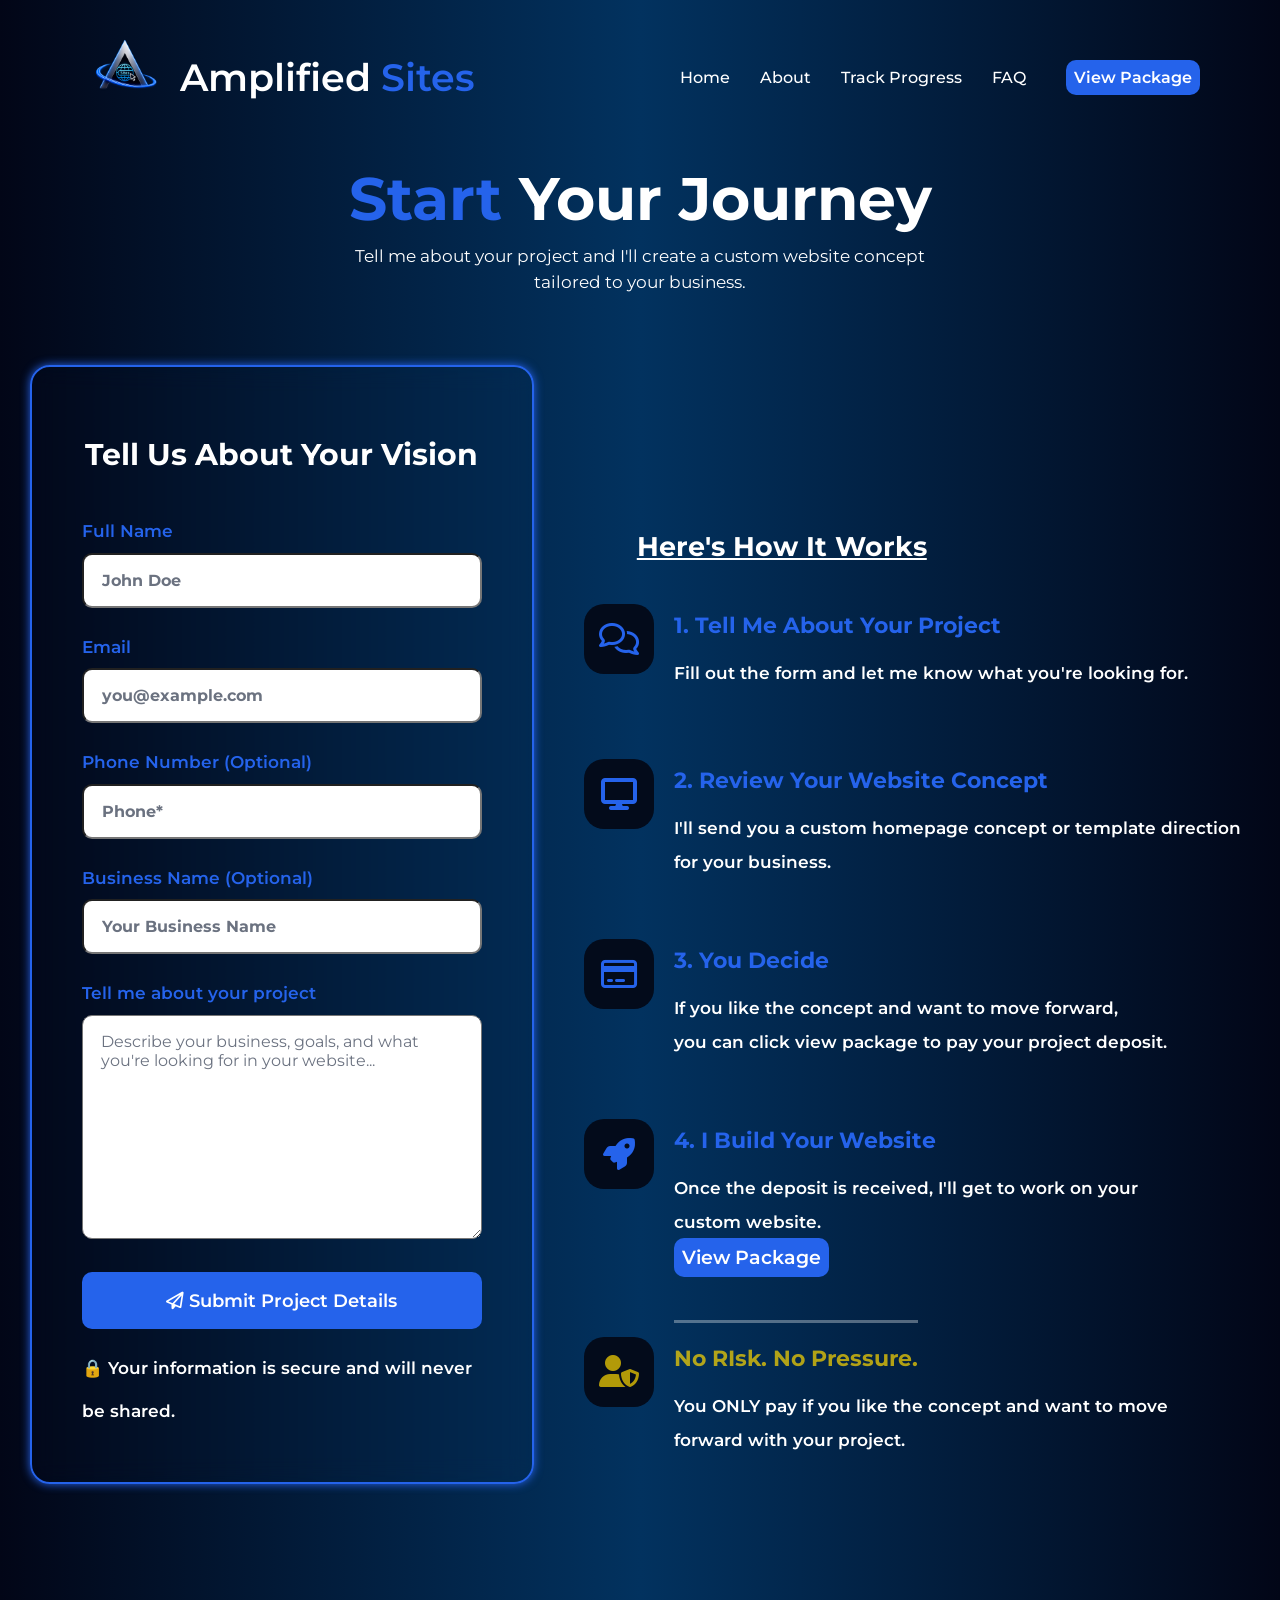
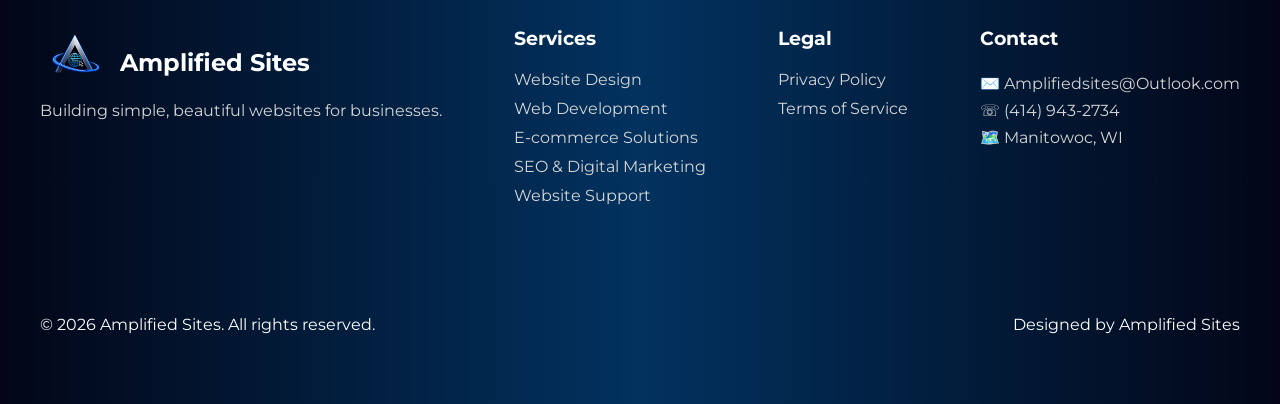
<file: startjourney.html>
<!DOCTYPE html>
<html lang="en">
<head>
    <meta charset="UTF-8" />
    <meta name="viewport" content="width=device-width, initial-scale=1.0" />
    <link rel="icon" type="image/png" href="ampsiteslogo.png">
    <link rel="stylesheet" href="index.css">
    <link rel="preconnect" href="https://fonts.googleapis.com">
    <link rel="preconnect" href="https://fonts.gstatic.com" crossorigin>
    <link rel="stylesheet" href="https://cdnjs.cloudflare.com/ajax/libs/font-awesome/6.7.2/css/all.min.css">
    <link href="https://fonts.googleapis.com/css2?family=Montserrat:wght@400;500;600;700;800&display=swap" rel="stylesheet">
    <title>Amplified Sites</title>
</head>
<body>
    <header class="hero">
        <nav class="navbar">
            <div class="logo">
                <a href="index.html"><img src="ampsiteslogo.png" alt="ampsiteslogo"></a>
                <h1>Amplified <span>Sites</span></h1>
            </div>
            <ul class="nav-links">
                <li><a href="index.html">Home</a></li>
                <li><a href="about.html">About</a></li>
                <li><a href="trackprogress.html">Track Progress</a></li>
                <li><a href="faq.html">FAQ</a></li>
            </ul>
            <a href="viewpackage.html" class="quote-btn">View Package</a>
        </nav>
    </header>
     <section class="journey-hero">
        <h3><span>Start</span> Your Journey</h3>
        <p>Tell me about your project and I'll create a custom website concept</p>
        <p> tailored to your business.</p>
     <div id="contact">
        <div class="cta1">
            <form class="contact-form" action="https://formsubmit.co/Amplifiedsites@Outlook.com" method="POST">
                <h3>Tell Us About Your Vision</h3>
                <input type="hidden" name="_next" value="https://amplifiedsites.com/thankyoupage.html">
                <input type="hidden" name="_captcha" value="false">
                <input type="hidden" name="_template" value="table">
                <input type="hidden" name="_autoresponse" value="Thank you for contacting Amplified Sites. We received your project details and will get back to you within 24 hours.">
                <p><span class="contactinfo">Full Name</span><input type="text" name="name" placeholder="John Doe"required></p>
                <p><span class="contactinfo">Email</span><input type="email" name="email" placeholder="you@example.com"required></p>
                <p><span class="contactinfo">Phone Number (Optional)</span><input name="Phone" type="text" placeholder="Phone*"></p>
                <p><span class="contactinfo">Business Name (Optional)</span><input name="business" type="text" placeholder="Your Business Name"></p>
                <p><span class="contactinfo">Tell me about your project</span><textarea name="message"placeholder="Describe your business, goals, and what you're looking for in your website... " rows="10" required></textarea></p>
                <p><button class="btn primary" type="submit"><i class="fa-regular fa-paper-plane"></i> Submit Project Details</button></p>
                <p class="information">🔒 Your information is secure and will never be shared.</p>
            </form>
        </div>
        <div class="steps-grid">
            <div class="steps-card">
                <div class="steps-work">
                    <h1>Here's How It Works</h1>
                </div>
            </div>
            <div class="steps-card">
                <div class="steps-icon"><i class="fa-regular fa-comments"></i></div>
                <div class="steps-text">
                    <h3>1. Tell Me About Your Project</h3>
                    <p>Fill out the form and let me know what you're looking for.
                    </p>
                </div>
            </div>
            <div class="steps-card">
                <div class="steps-icon"><i class="fa-solid fa-display"></i></div>
                <div class="steps-text">
                    <h3>2. Review Your Website Concept</h3>
                    <p>I'll send you a custom homepage concept or template direction for your business.
                    </p>
                </div>
            </div>
            <div class="steps-card">
                <div class="steps-icon"><i class="fa-regular fa-credit-card"></i></div>    
                <div class="steps-text">
                    <h3>3. You Decide</h3>
                    <p>If you like the concept and want to move forward,
                        <br> you can click view package to pay your project deposit.
                    </p>
                </div>
            </div>
             <div class="steps-card">
                <div class="steps-icon"><i class="fa-solid fa-rocket"></i></div>    
                <div class="steps-text">
                    <h3>4. I Build Your Website</h3>
                    <p>Once the deposit is received, I'll get to work on your 
                        <br>custom website.
                    </p>
                    <a href="viewpackage.html" class="quote-btn">View Package</a>
                </div>
            </div>
             <div class="steps-card">
                <div class="steps-icon"><span><i class="fa-solid fa-user-shield"></i></span></div>    
                <div class="steps-text">
                    <h3><span>No RIsk. No Pressure.</span></h3>
                    <p>You ONLY pay if you like the concept and want to move 
                        <br>forward with your project.
                    </p>
                </div>
            </div>
        </div>
     </div>
     </section>
     <footer>
        <div class="footer-grid">
            <div class="footer-column">
                <div class="footer-logo">
                    <img src="ampsiteslogo.png" alt="get-in-touch">
                    <h2>Amplified Sites</h2>
                </div>
                 <p>
                    Building simple, beautiful websites for businesses.
                </p>
            </div>
            <div class="footer-column">
                <h3>Services</h3>
                    <a>Website Design</a>
                    <a>Web Development</a>
                    <a>E-commerce Solutions</a>
                    <a>SEO & Digital Marketing</a>
                    <a>Website Support</a>
            </div>
            <div class="footer-column">
                <h3>Legal</h3>
                    <a href="privacy.html" class="privacy">Privacy Policy</a>
                    <a href="terms.html" class="terms">Terms of Service</a>
            </div>
            <div class="footer-column">
                <h3>Contact</h3>
                <p>✉️ Amplifiedsites@Outlook.com</p>
                <p>☏ (414) 943-2734</p>
                <p>🗺️ Manitowoc, WI</p>
            </div>
         <div class="copy-right">© 2026 Amplified Sites. All rights reserved.</div>
         <div class="copy-right">Designed by Amplified Sites</div>
    </footer>
</body>
</html>
</file>
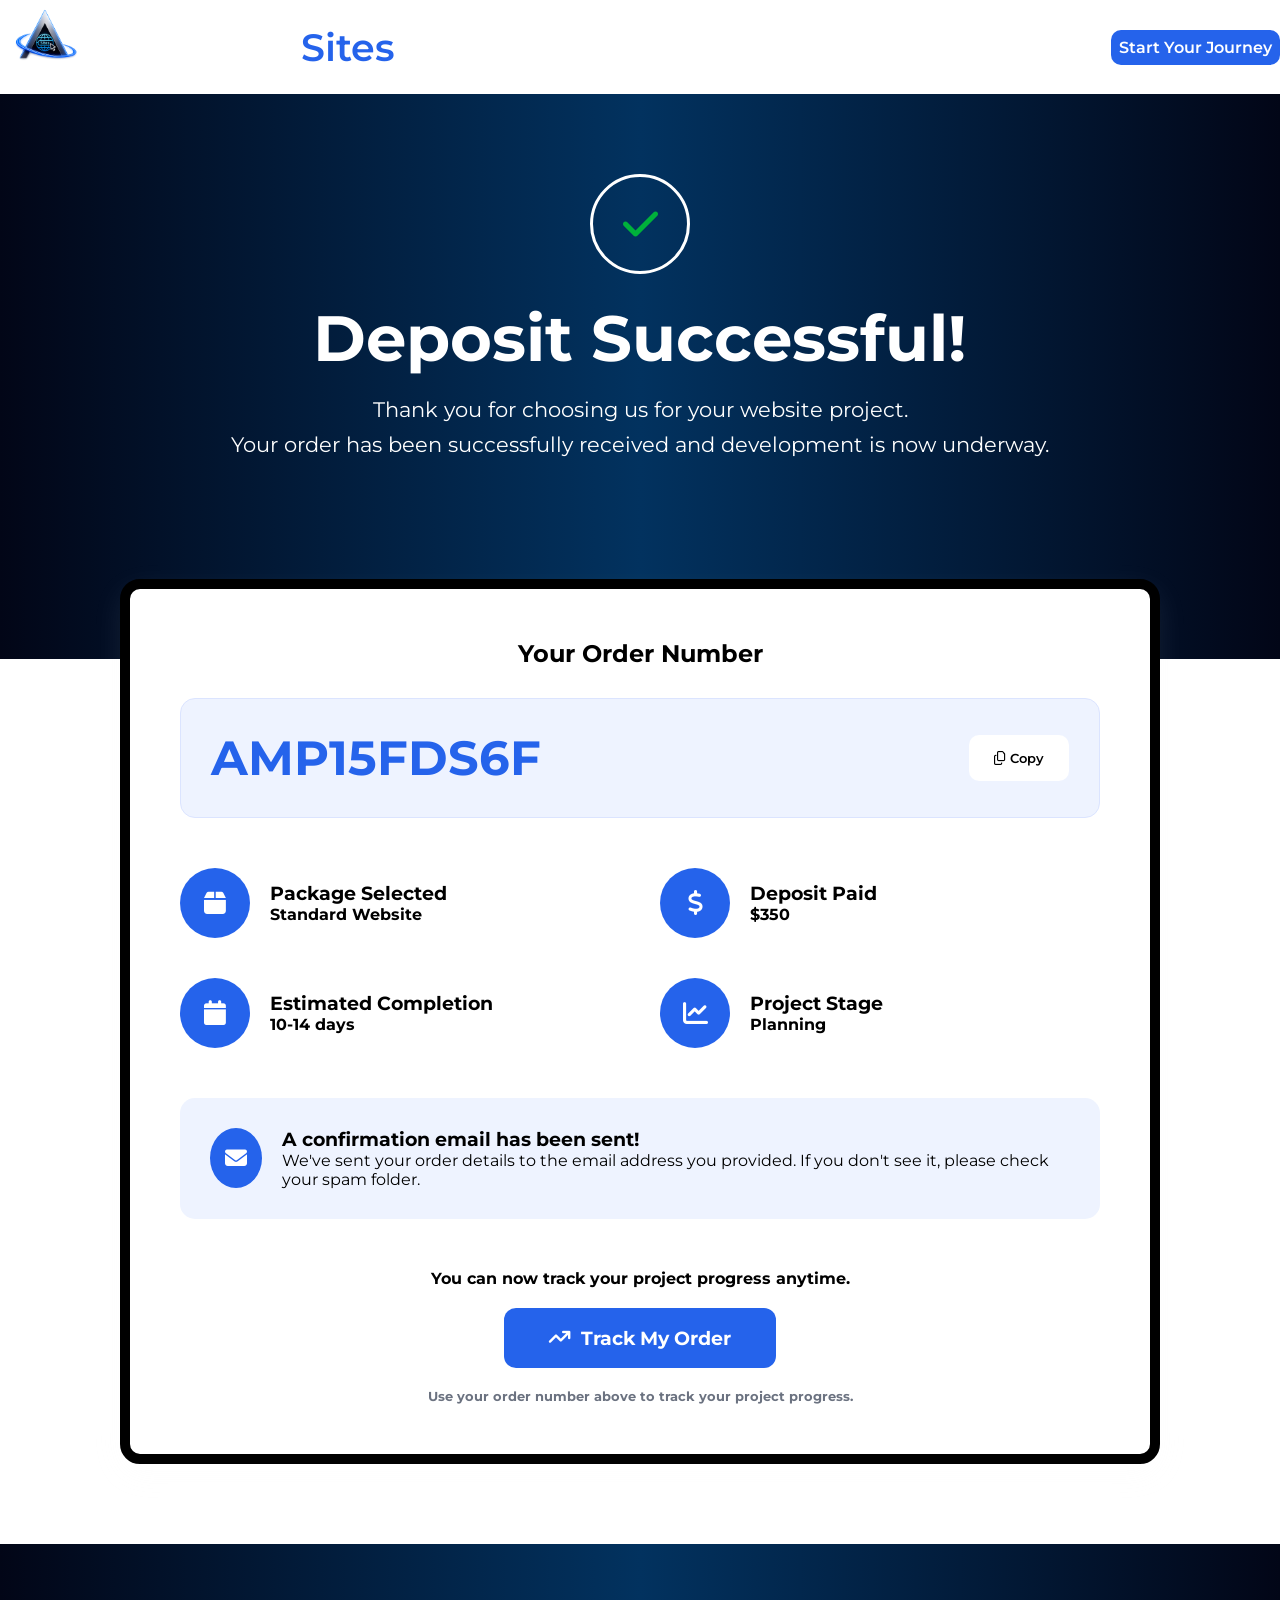
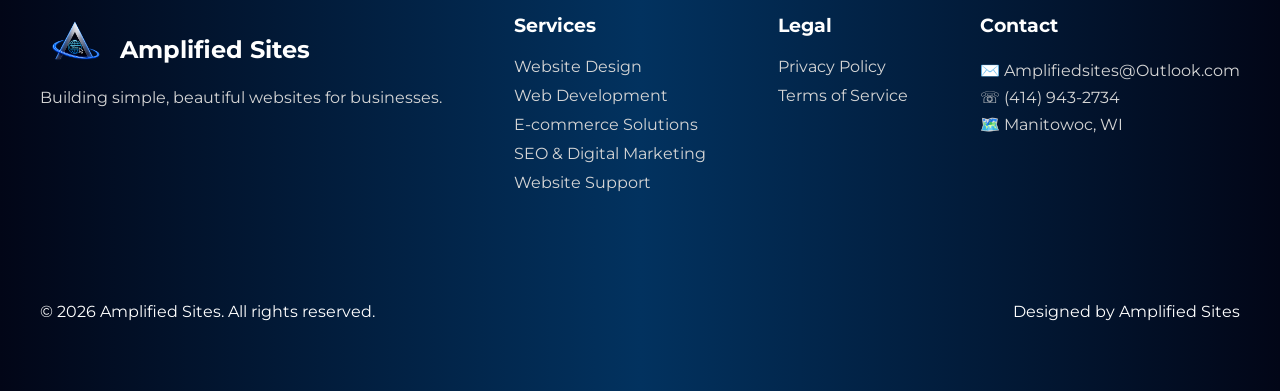
<file: success-deposit.html>
<!DOCTYPE html>
<html lang="en">
<head>
  <meta charset="UTF-8" />
  <meta name="viewport" content="width=device-width, initial-scale=1.0" />
  <title>Amplified Sites</title>
  <link rel="icon" type="image/png" href="ampsiteslogo.png">
  <link rel="stylesheet" href="index.css">
  <link rel="preconnect" href="https://fonts.googleapis.com">
  <link rel="preconnect" href="https://fonts.gstatic.com" crossorigin>
  <link href="https://fonts.googleapis.com/css2?family=Montserrat:wght@400;500;600;700;800&display=swap" rel="stylesheet">
  <link href="https://fonts.googleapis.com/css2?family=Orbitron:wght@400;600;700;800&family=Poppins:wght@300;400;500;600&display=swap" rel="stylesheet">
  <link rel="stylesheet" href="https://cdnjs.cloudflare.com/ajax/libs/font-awesome/6.7.2/css/all.min.css">
  <script defer src="page.js"></script>
</head>
<body>
    <header class="deposit-success-hero">
        <nav class="navbar">
            <div class="logo">
                <a href="index.html"><img src="ampsiteslogo.png" alt="ampsiteslogo"></a>
                <h1>Amplified <span>Sites</span></h1>
            </div>
            <ul class="nav-links">
                <li><a href="index.html">Home</a></li>
                <li><a href="about.html">About</a></li>
                <li><a href="trackprogress.html">Track Progress</a></li>
                <li><a href="faq.html">FAQ</a></li>
            </ul>
            <a href="startjourney.html" class="quote-btn">Start Your Journey</a>
        </nav>
    </header>
    <section class="success-hero">
        <div class="check-circle">
            <i class="fas fa-check"></i>
        </div>
        <h1>Deposit Successful!</h1>
        <p>Thank you for choosing us for your website project.</p>
        <p>Your order has been successfully received and development is now underway.</p>
    </section>
    <section class="order-section">
        <div class="order-card">
            <h2>Your Order Number</h2>
            <div class="order-number-box">
                <span id="orderNumber">
                    AMP15FDS6F
                </span>
                <button id="copyBtn" class="copy-btn">
                    <i class="far fa-copy"></i>
                    Copy
                </button>
            </div>
            <div class="info-grid">
                <div class="info-item">
                    <div class="icon-circle2">
                        <i class="fas fa-box"></i>
                    </div>
                    <div>
                        <h3>Package Selected</h3>
                        <p id="packageName">
                            <strong>Standard Website</strong>
                        </p>
                    </div>
                </div>
                <div class="info-item">
                    <div class="icon-circle2">
                        <i class="fas fa-dollar-sign"></i>
                    </div>
                    <div>
                        <h3>Deposit Paid</h3>
                        <p id="depositPaid">
                            <strong>$350</strong>
                        </p>
                    </div>
                </div>
                <div class="info-item">
                    <div class="icon-circle2">
                        <i class="fas fa-calendar"></i>
                    </div>
                    <div>
                        <h3>Estimated Completion</h3>
                        <p id="estimatedCompletion">
                            <strong>10-14 days</strong>
                        </p>
                    </div>
                </div>
                <div class="info-item">
                    <div class="icon-circle2">
                        <i class="fas fa-chart-line"></i>
                    </div>
                    <div>
                        <h3>Project Stage</h3>
                        <p id="projectStatus">
                           <strong>Planning</strong>
                        </p>
                    </div>
                </div>
            </div>
            <div class="email-box">
                <div class="email-icon">
                    <i class="fas fa-envelope"></i>
                </div>
                <div>
                    <h3>A confirmation email has been sent!</h3>
                    <p>
                        We've sent your order details to the email address
                        you provided. If you don't see it, please check
                        your spam folder.
                    </p>
                </div>
            </div>
            <div class="track-section">
                <p>
                    <strong>You can now track your project progress anytime.</strong>
                </p>
                <a id="trackBtn" class="track-btn" href="#">
                    <i class="fas fa-arrow-trend-up"></i>
                    Track My Order
                </a>
                <small>
                    <strong>Use your order number above to track your project progress.</strong>
                </small>
            </div>
        </div>
    </section>
    <footer>
        <div class="footer-grid">
            <div class="footer-column">
                <div class="footer-logo">
                    <img src="ampsiteslogo.png" alt="get-in-touch">
                    <h2>Amplified Sites</h2>
                </div>
                 <p>
                    Building simple, beautiful websites for businesses.
                </p>
            </div>
            <div class="footer-column">
                <h3>Services</h3>
                    <a>Website Design</a>
                    <a>Web Development</a>
                    <a>E-commerce Solutions</a>
                    <a>SEO & Digital Marketing</a>
                    <a>Website Support</a>
            </div>
            <div class="footer-column">
                <h3>Legal</h3>
                    <a href="privacy.html" class="privacy">Privacy Policy</a>
                    <a href="terms.html" class="terms">Terms of Service</a>
            </div>
            <div class="footer-column">
                <h3>Contact</h3>
                <p>✉️ Amplifiedsites@Outlook.com</p>
                <p>☏ (414) 943-2734</p>
                <p>🗺️ Manitowoc, WI</p>
            </div>
         <div class="copy-right">© 2026 Amplified Sites. All rights reserved.</div>
         <div class="copy-right">Designed by Amplified Sites</div>
    </footer>
</body>
</html>
</file>
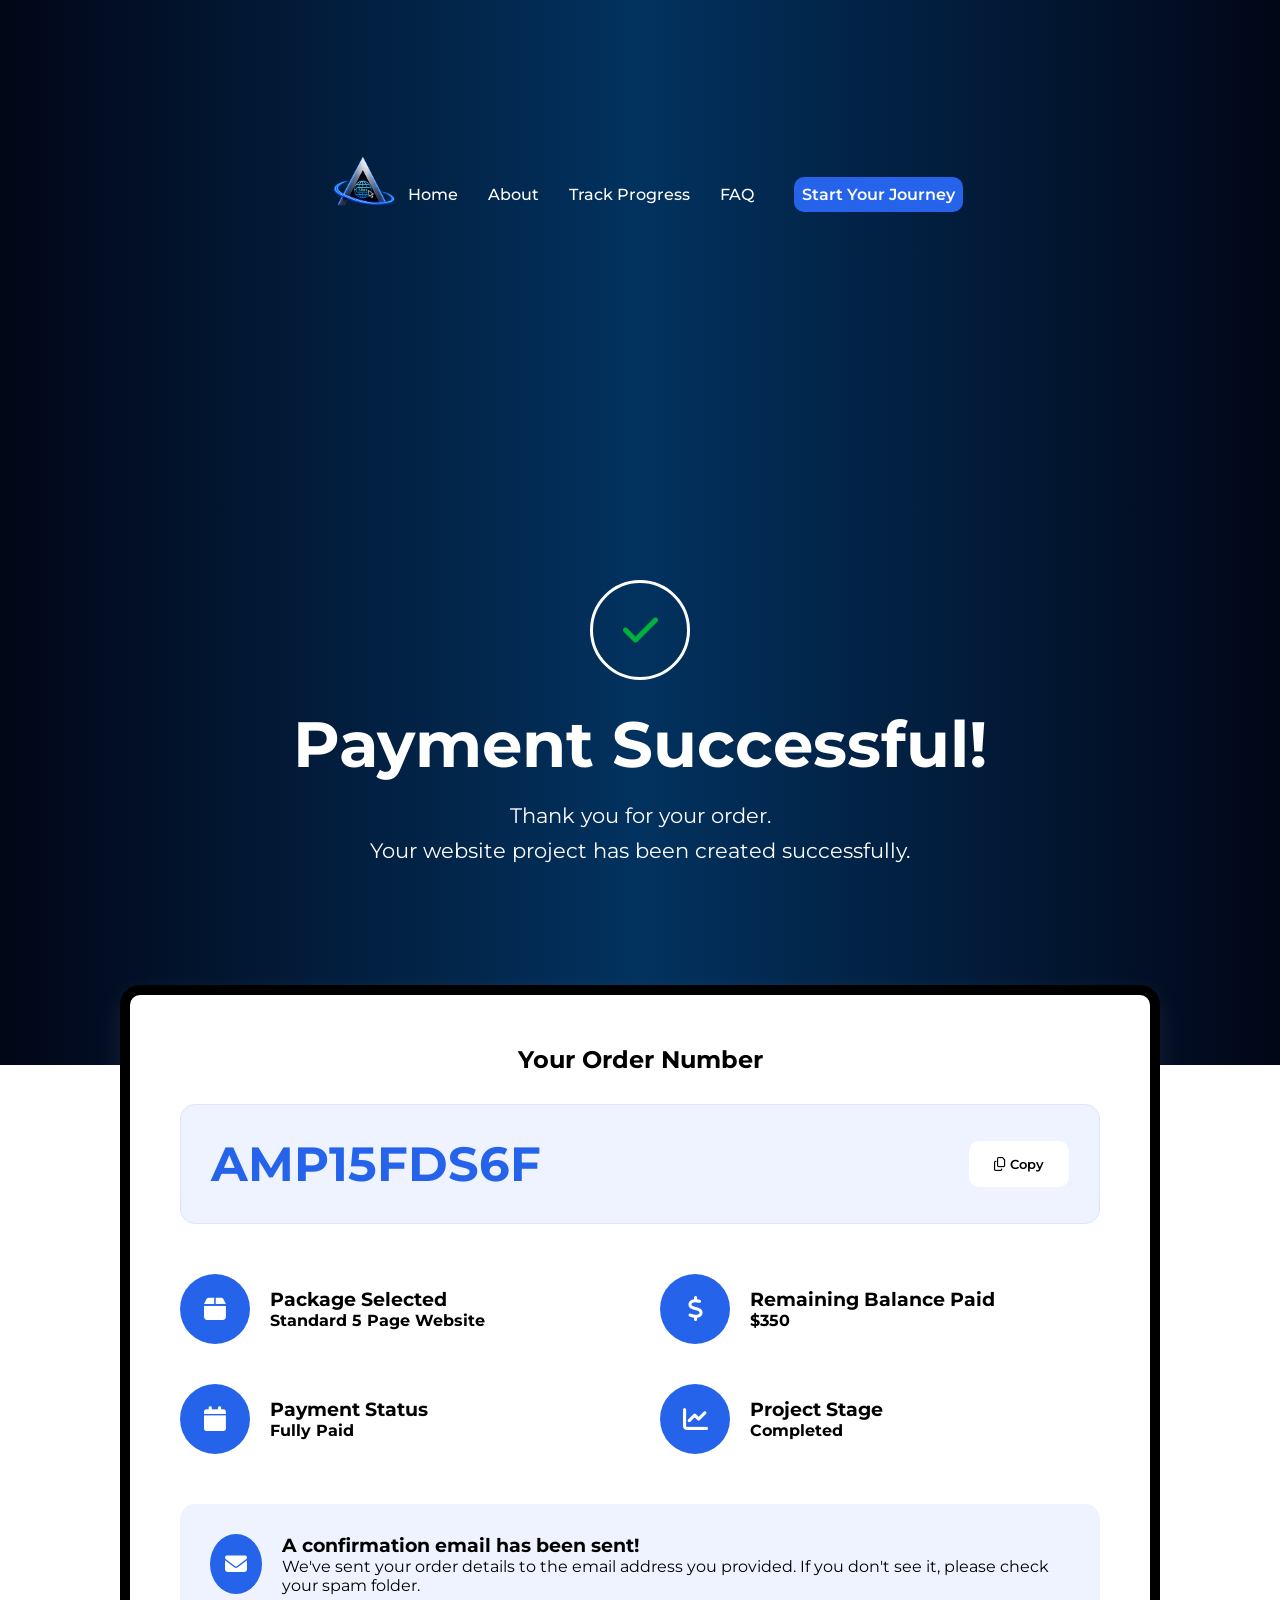
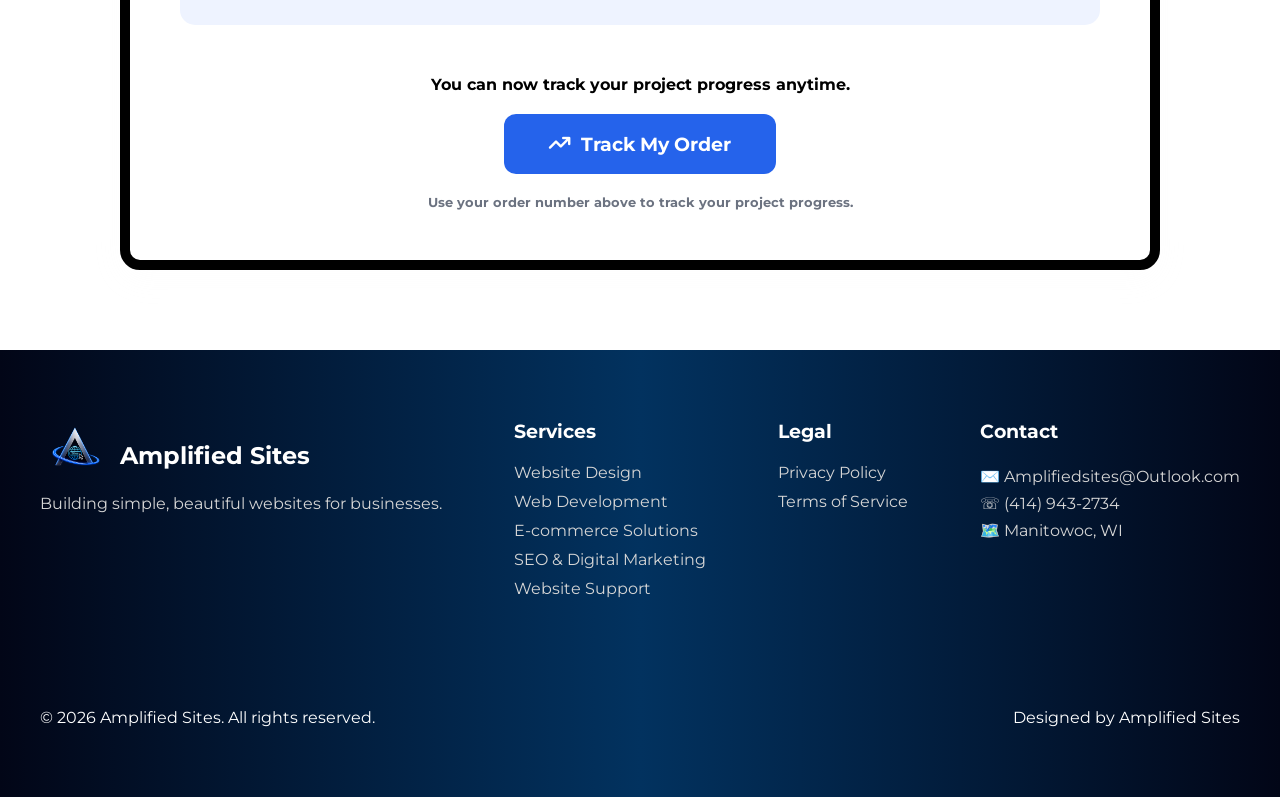
<file: success.html>
<!DOCTYPE html>
<html lang="en">
<head>
  <meta charset="UTF-8" />
  <meta name="viewport" content="width=device-width, initial-scale=1.0" />
  <title>Amplified Sites</title>
  <link rel="icon" type="image/png" href="ampsiteslogo.png">
  <link rel="stylesheet" href="index.css">
  <link rel="preconnect" href="https://fonts.googleapis.com">
  <link rel="preconnect" href="https://fonts.gstatic.com" crossorigin>
  <link href="https://fonts.googleapis.com/css2?family=Montserrat:wght@400;500;600;700;800&display=swap" rel="stylesheet">
  <link href="https://fonts.googleapis.com/css2?family=Orbitron:wght@400;600;700;800&family=Poppins:wght@300;400;500;600&display=swap" rel="stylesheet">
  <link rel="stylesheet" href="https://cdnjs.cloudflare.com/ajax/libs/font-awesome/6.7.2/css/all.min.css">
  <script defer src="page.js"></script>
</head>
<body>
    <header class="success-hero">
        <nav class="navbar">
            <div class="logo">
                <a href="index.html"><img src="ampsiteslogo.png" alt="ampsiteslogo"></a>
            </div>
            <ul class="nav-links">
                <li><a href="index.html">Home</a></li>
                <li><a href="about.html">About</a></li>
                <li><a href="trackprogress.html">Track Progress</a></li>
                <li><a href="faq.html">FAQ</a></li>
            </ul>
            <a href="startjourney.html" class="quote-btn">Start Your Journey</a>
        </nav>
    </header>
    <section class="success-hero">
        <div class="check-circle">
            <i class="fas fa-check"></i>
        </div>
        <h1>Payment Successful!</h1>
        <p>Thank you for your order.</p>
        <p>Your website project has been created successfully.</p>
    </section>
    <section class="order-section">
        <div class="order-card">
            <h2>Your Order Number</h2>
            <div class="order-number-box">
                <span id="orderNumber">
                    AMP15FDS6F
                </span>
                <button id="copyBtn" class="copy-btn">
                    <i class="far fa-copy"></i>
                    Copy
                </button>
            </div>
            <div class="info-grid">
                <div class="info-item">
                    <div class="icon-circle2">
                        <i class="fas fa-box"></i>
                    </div>
                    <div>
                        <h3>Package Selected</h3>
                        <p id="packageName">
                            <strong>Standard 5 Page Website</strong>
                        </p>
                    </div>
                </div>
                <div class="info-item">
                    <div class="icon-circle2">
                        <i class="fas fa-dollar-sign"></i>
                    </div>
                    <div>
                        <h3>Remaining Balance Paid</h3>
                        <p id="depositPaid">
                            <strong>$350</strong>
                        </p>
                    </div>
                </div>
                <div class="info-item">
                    <div class="icon-circle2">
                        <i class="fas fa-calendar"></i>
                    </div>
                    <div>
                        <h3>Payment Status</h3>
                        <p id="paymentStatus">
                            <strong>Fully Paid</strong>
                        </p>
                    </div>
                </div>
                <div class="info-item">
                    <div class="icon-circle2">
                        <i class="fas fa-chart-line"></i>
                    </div>
                    <div>
                        <h3>Project Stage</h3>
                        <p id="projectStatus">
                           <strong>Completed</strong>
                        </p>
                    </div>
                </div>
            </div>
            <div class="email-box">
                <div class="email-icon">
                    <i class="fas fa-envelope"></i>
                </div>
                <div>
                    <h3>A confirmation email has been sent!</h3>
                    <p>
                        We've sent your order details to the email address
                        you provided. If you don't see it, please check
                        your spam folder.
                    </p>
                </div>
            </div>
            <div class="track-section">
                <p>
                    <strong>You can now track your project progress anytime.</strong>
                </p>
                <a id="trackBtn" class="track-btn" href="#">
                    <i class="fas fa-arrow-trend-up"></i>
                    Track My Order
                </a>
                <small>
                    <strong>Use your order number above to track your project progress.</strong>
                </small>
            </div>
        </div>
    </section>
    <footer>
        <div class="footer-grid">
            <div class="footer-column">
                <div class="footer-logo">
                    <img src="ampsiteslogo.png" alt="get-in-touch">
                    <h2>Amplified Sites</h2>
                </div>
                 <p>
                    Building simple, beautiful websites for businesses.
                </p>
            </div>
            <div class="footer-column">
                <h3>Services</h3>
                    <a>Website Design</a>
                    <a>Web Development</a>
                    <a>E-commerce Solutions</a>
                    <a>SEO & Digital Marketing</a>
                    <a>Website Support</a>
            </div>
            <div class="footer-column">
                <h3>Legal</h3>
                    <a href="privacy.html" class="privacy">Privacy Policy</a>
                    <a href="terms.html" class="terms">Terms of Service</a>
            </div>
            <div class="footer-column">
                <h3>Contact</h3>
                <p>✉️ Amplifiedsites@Outlook.com</p>
                <p>☏ (414) 943-2734</p>
                <p>🗺️ Manitowoc, WI</p>
            </div>
         <div class="copy-right">© 2026 Amplified Sites. All rights reserved.</div>
         <div class="copy-right">Designed by Amplified Sites</div>
    </footer>
<script src="viewpackage.js"></script>
<script src="success.js"></script>
</body>
</html>
</file>
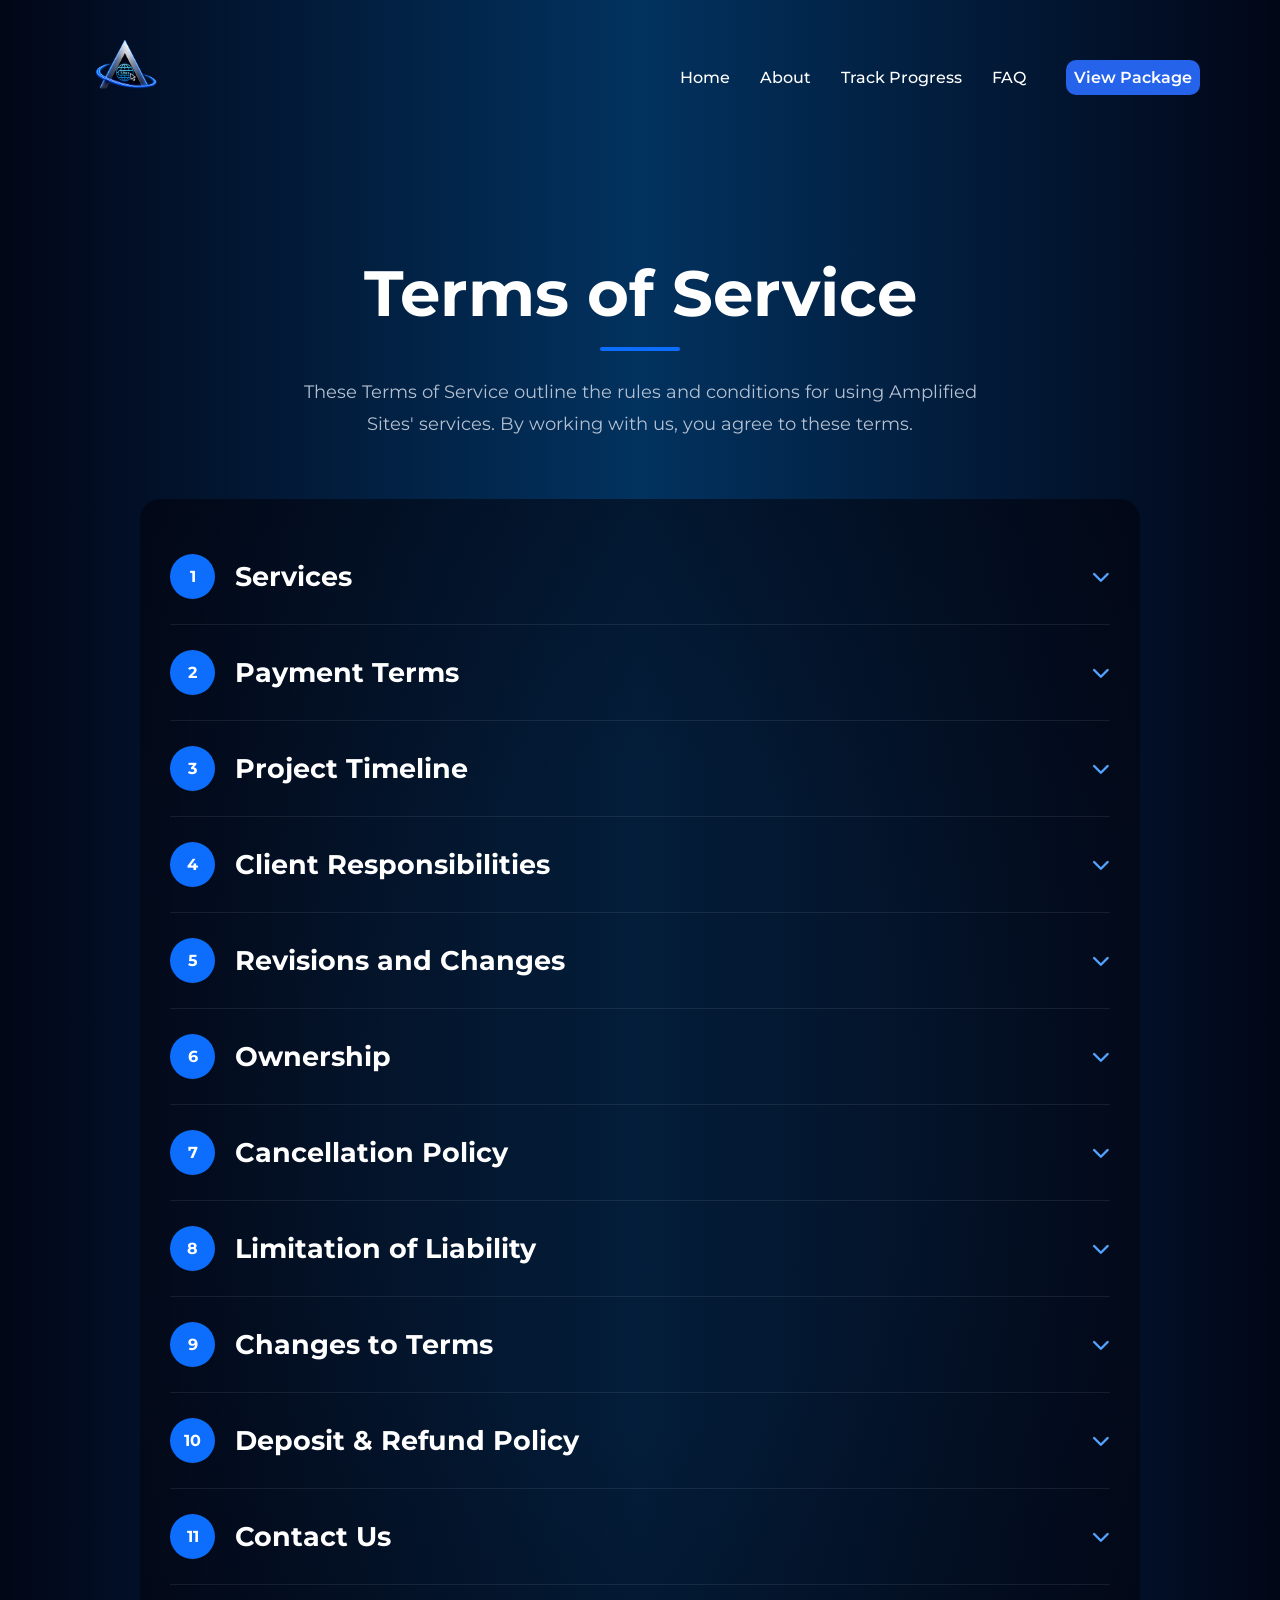
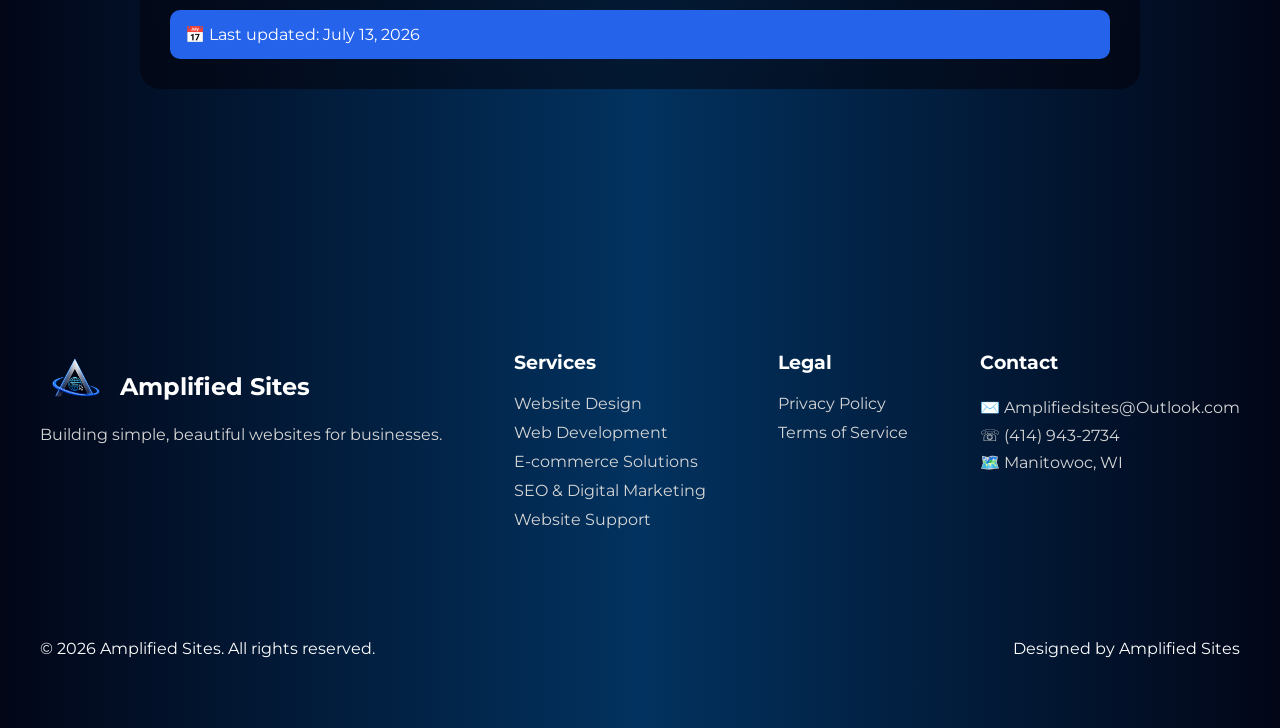
<file: terms.html>
<!DOCTYPE html>
<html lang="en">
<head>
    <meta charset="UTF-8" />
    <meta name="viewport" content="width=device-width, initial-scale=1.0" />
    <title>Amplified Sites</title>
    <link rel="icon" type="image/png" href="ampsiteslogo.png">
    <link rel="stylesheet" href="index.css">
    <link rel="preconnect" href="https://fonts.googleapis.com">
    <link rel="preconnect" href="https://fonts.gstatic.com" crossorigin>
    <link href="https://fonts.googleapis.com/css2?family=Montserrat:wght@400;500;600;700;800&display=swap" rel="stylesheet">
    <link href="https://fonts.googleapis.com/css2?family=Orbitron:wght@400;600;700;800&family=Poppins:wght@300;400;500;600&display=swap" rel="stylesheet">
    <link rel="stylesheet" href="https://cdnjs.cloudflare.com/ajax/libs/font-awesome/6.7.2/css/all.min.css">
    <script defer src="page.js"></script>
</head>
<body>
    <header class="hero">
        <nav class="navbar">
            <div class="logo">
                <a href="index.html"><img src="ampsiteslogo.png" alt="ampsiteslogo"></a>
            </div>
            <ul class="nav-links">
                <li><a href="index.html">Home</a></li>
                <li><a href="about.html">About</a></li>
                <li><a href="trackprogress.html">Track Progress</a></li>
                <li><a href="faq.html">FAQ</a></li>
            </ul>
            <a href="viewpackage.html" class="quote-btn">View Package</a>
        </nav>
    </header>
    <section class="terms-section">
        <div class="container">
            <div class="terms-header">
                <h1>Terms of Service</h1>
                <div class="underline"></div>
                <p>
                    These Terms of Service outline the rules and conditions for using
                    Amplified Sites' services. By working with us, you agree to these terms.
                </p>
            </div>
            <div class="terms-card">
                <div class="term-item">
                    <div class="term-header">
                        <div class="number">1</div>
                        <h3>Services</h3>
                        <div class="arrow"><i class="fa-solid fa-chevron-down arrow"></i></div>
                    </div>
                    <div class="term-content">
                        <p>
                            Amplified Sites provides professional website design,
                            development, and related services as outlined on our
                            website or in individual project proposals.
                        </p>
                    </div>
                </div>
                <div class="term-item">
                    <div class="term-header">
                        <div class="number">2</div>
                        <h3>Payment Terms</h3>
                        <div class="arrow"><i class="fa-solid fa-chevron-down arrow"></i></div>
                    </div>
                    <div class="term-content">
                        <p>
                            A 50% non-refundable deposit is required to begin any project.
                            The remaining balance is due before the website is launched.
                        </p>
                    </div>
                </div>
                <div class="term-item">
                    <div class="term-header">
                        <div class="number">3</div>
                        <h3>Project Timeline</h3>
                        <div class="arrow"><i class="fa-solid fa-chevron-down arrow"></i></div>
                    </div>
                    <div class="term-content">
                        <p>
                            Estimated timelines are provided for each project but are not guaranteed
                            due to workload and revisions.
                        </p>
                    </div>
                </div>
                <div class="term-item">
                    <div class="term-header">
                        <div class="number">4</div>
                        <h3>Client Responsibilities</h3>
                        <div class="arrow"><i class="fa-solid fa-chevron-down arrow"></i></div>
                    </div>
                    <div class="term-content">
                        <p>
                            Clients are responsible for ensuring that all content, images, logos, 
                            text, videos, and other materials provided for use on their website comply 
                            with applicable laws and do not infringe upon the intellectual property, 
                            privacy, or other rights of any third party.
                        </p>
                    </div>
                </div>
                <div class="term-item">
                    <div class="term-header">
                        <div class="number">5</div>
                        <h3>Revisions and Changes</h3>
                        <div class="arrow"><i class="fa-solid fa-chevron-down arrow"></i></div>
                    </div>
                    <div class="term-content">
                        <p>
                            Each project website package includes a set number of revisions agreed upon in the proposal.
                        </p>
                    </div>
                </div>
                <div class="term-item">
                    <div class="term-header">
                        <div class="number">6</div>
                        <h3>Ownership</h3>
                        <div class="arrow"><i class="fa-solid fa-chevron-down arrow"></i></div>
                    </div>
                    <div class="term-content">
                        <p> 
                            Upon full payment, the client will own the completed website.                            
                            <br><br>                            
                            Any third-party services used with the website, such as hosting, 
                            domain registration, databases, and payment processing services, 
                            are subject to the terms and ownership policies of their respective 
                            providers.
                        </p>
                    </div>
                </div>
                <div class="term-item">
                    <div class="term-header">
                        <div class="number">7</div>
                        <h3>Cancellation Policy</h3>
                        <div class="arrow"><i class="fa-solid fa-chevron-down arrow"></i></div>
                    </div>
                    <div class="term-content">
                        <p>
                            Projects may be canceled by either party with written notice.
                        </p>
                    </div>
                </div>
                <div class="term-item">
                    <div class="term-header">
                        <div class="number">8</div>
                        <h3>Limitation of Liability</h3>
                        <div class="arrow"><i class="fa-solid fa-chevron-down arrow"></i></div>
                    </div>
                    <div class="term-content">
                        <p>
                            To the maximum extent permitted by law, Amplified Sites shall not be liable
                            for any indirect, incidental, or consequential damages arising from use of services.
                        </p>
                    </div>
                </div>
                <div class="term-item">
                    <div class="term-header">
                        <div class="number">9</div>
                        <h3>Changes to Terms</h3>
                        <div class="arrow"><i class="fa-solid fa-chevron-down arrow"></i></div>
                    </div>
                    <div class="term-content">
                        <p>
                            We reserve the right to update these Terms of Service at any time.
                        </p>
                    </div>
                </div>
                <div class="term-item">
                    <div class="term-header">
                        <div class="number">10</div>
                        <h3>Deposit & Refund Policy</h3>
                        <div class="arrow"><i class="fa-solid fa-chevron-down arrow"></i></div>
                    </div>
                    <div class="term-content">                       
                        <p>                            
                            A non-refundable deposit is required before work begins. The deposit 
                            secures your project in our schedule and covers initial planning, design, 
                            and development work.                     
                            <br><br>                        
                            Clients will have the opportunity to review the completed website before 
                            making the final payment. Any revisions included within the agreed project 
                            scope must be requested before final approval.                        
                            <br><br>                        
                            Final payment confirms acceptance of the completed website. Due to the custom 
                            nature of website design and development services, all payments are non-refundable 
                            once the website has been approved and final payment has been made.                            
                            <br><br>                            
                            If we are unable to complete the project for reasons within our control, 
                            a partial or full refund may be issued at our discretion.
                        </p>

                    </div>
                </div>
                <div class="term-item">
                    <div class="term-header">
                        <div class="number">11</div>
                        <h3>Contact Us</h3>
                        <div class="arrow"><i class="fa-solid fa-chevron-down arrow"></i></div>
                    </div>
                    <div class="term-content">
                        <p>
                            If you have questions, contact us at Amplifiedsites@Outlook.com.
                        </p>
                    </div>
                </div>
                <div class="last-updated">
                    📅 Last updated: July 13, 2026
                </div>
            </div>
        </div>
    </section>
    <footer>
        <div class="footer-grid">
            <div class="footer-column">
                <div class="footer-logo">
                    <img src="ampsiteslogo.png" alt="get-in-touch">
                    <h2>Amplified Sites</h2>
                </div>
                 <p>
                    Building simple, beautiful websites for businesses.
                </p>
            </div>
            <div class="footer-column">
                <h3>Services</h3>
                    <a>Website Design</a>
                    <a>Web Development</a>
                    <a>E-commerce Solutions</a>
                    <a>SEO & Digital Marketing</a>
                    <a>Website Support</a>
            </div>
            <div class="footer-column">
                <h3>Legal</h3>
                    <a href="privacy.html" class="privacy">Privacy Policy</a>
                    <a href="terms.html" class="terms">Terms of Service</a>
            </div>
            <div class="footer-column">
                <h3>Contact</h3>
                <p>✉️ Amplifiedsites@Outlook.com</p>
                <p>☏ (414) 943-2734</p>
                <p>🗺️ Manitowoc, WI</p>
            </div>
         <div class="copy-right">© 2026 Amplified Sites. All rights reserved.</div>
         <div class="copy-right">Designed by Amplified Sites</div>
    </footer>
</body>
</html>
</file>
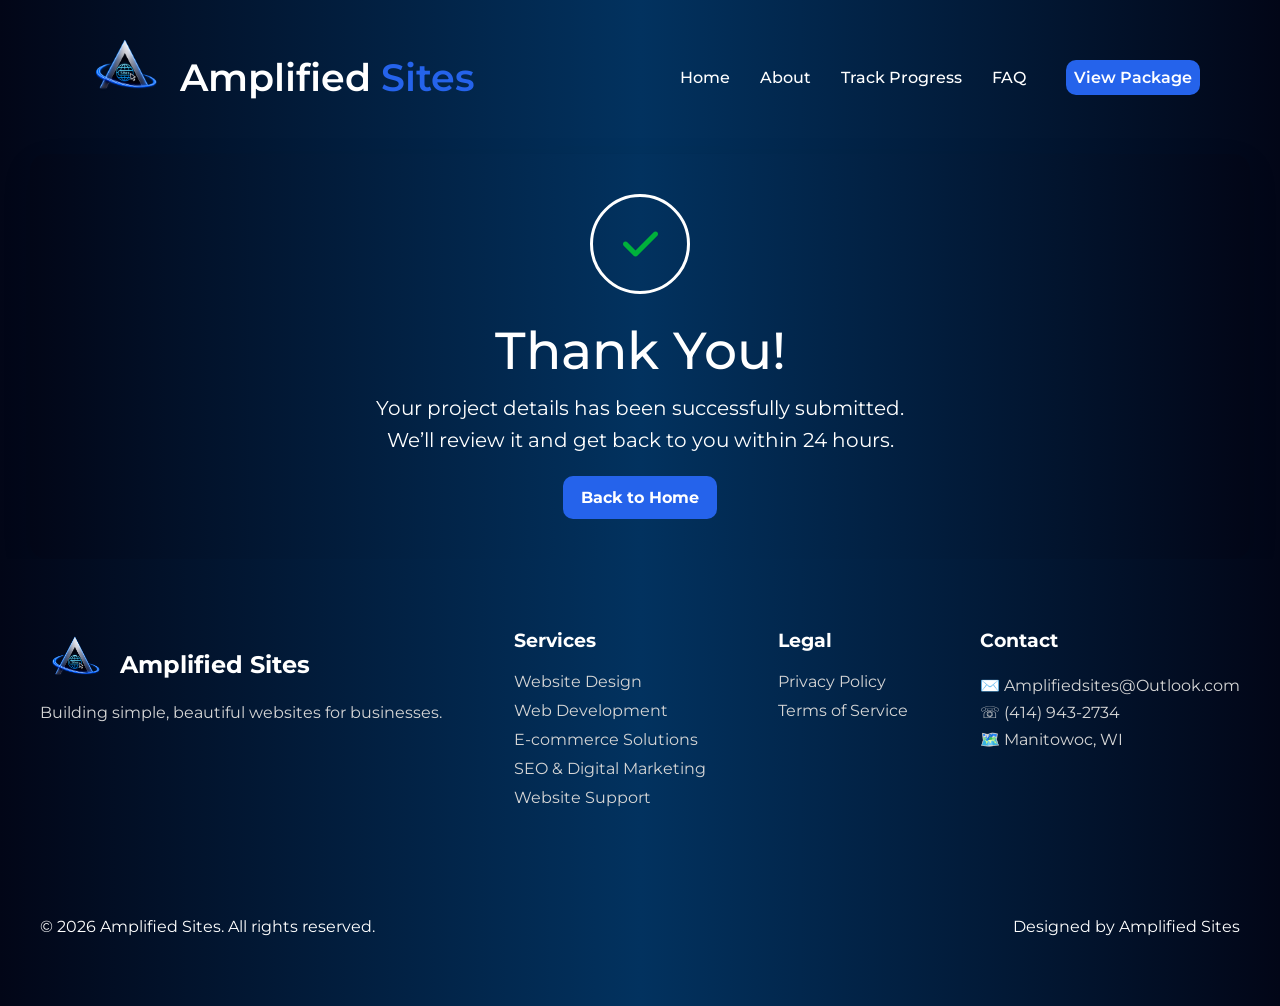
<file: thankyoupage.html>
<!DOCTYPE html>
<html lang="en">
<head>
    <meta charset="UTF-8" />
    <meta name="viewport" content="width=device-width, initial-scale=1.0" />
    <link rel="icon" type="image/png" href="ampsiteslogo.png">
    <link rel="stylesheet" href="index.css">
    <link rel="preconnect" href="https://fonts.googleapis.com">
    <link rel="preconnect" href="https://fonts.gstatic.com" crossorigin>
    <link rel="stylesheet" href="https://cdnjs.cloudflare.com/ajax/libs/font-awesome/6.7.2/css/all.min.css">
    <link href="https://fonts.googleapis.com/css2?family=Montserrat:wght@400;500;600;700;800&display=swap" rel="stylesheet">
    <title>Amplified Sites</title>
</head>
<body>
    <header class="hero">
        <nav class="navbar">
            <div class="logo">
                <a href="index.html"><img src="ampsiteslogo.png" alt="ampsiteslogo"></a>
                <h1>Amplified <span>Sites</span></h1>
            </div>
            <ul class="nav-links">
                <li><a href="index.html">Home</a></li>
                <li><a href="about.html">About</a></li>
                <li><a href="trackprogress.html">Track Progress</a></li>
                <li><a href="faq.html">FAQ</a></li>
            </ul>
            <a href="viewpackage.html" class="quote-btn">View Package</a>
        </nav>
    </header>
    </header>
    <section class="thank">
        <div class="card">
            <div class="check"><i class="fas fa-check"></i></div>
                <h1 class="thank-you">Thank You!</h1>
                <p class="request">Your project details has been successfully submitted.<br>
                    We’ll review it and get back to you within 24 hours.</p>
        <a href="index.html" class="tbtn">Back to Home</a>
        </div>
    </section>
    <footer>
        <div class="footer-grid">
            <div class="footer-column">
                <div class="footer-logo">
                    <img src="ampsiteslogo.png" alt="get-in-touch">
                    <h2>Amplified Sites</h2>
                </div>
                 <p>
                    Building simple, beautiful websites for businesses.
                </p>
            </div>
            <div class="footer-column">
                <h3>Services</h3>
                    <a>Website Design</a>
                    <a>Web Development</a>
                    <a>E-commerce Solutions</a>
                    <a>SEO & Digital Marketing</a>
                    <a>Website Support</a>
            </div>
            <div class="footer-column">
                <h3>Legal</h3>
                    <a href="privacy.html" class="privacy">Privacy Policy</a>
                    <a href="terms.html" class="terms">Terms of Service</a>
            </div>
            <div class="footer-column">
                <h3>Contact</h3>
                <p>✉️ Amplifiedsites@Outlook.com</p>
                <p>☏ (414) 943-2734</p>
                <p>🗺️ Manitowoc, WI</p>
            </div>
         <div class="copy-right">© 2026 Amplified Sites. All rights reserved.</div>
         <div class="copy-right">Designed by Amplified Sites</div>
    </footer>
</body>
</html>
</file>
<file: index.css>
*{
    margin:0;
    padding:0;
    box-sizing:border-box;
    font-family: 'Montserrat', sans-serif;
}

.body{
    background-color: #f7f7f7; 
}

/* HERO */

.hero{
    background:linear-gradient(to right,#020617,#02325f,#020617);
    padding: 30px 80px;
}

/* NAVBAR */

.navbar{
    display: flex;
    justify-content: space-between;
    align-items: center;

}

.logo{
    display: flex;
    align-items: center;
    gap: 10px;
}

.logo img{
    width: 90px;
}

.logo h1{
    color: white;
    font-size: 38px;
    font-weight: 600;
}

.logo span{
    color: #2563eb;
}

.nav-links{
    display: flex;
    list-style: none;
    gap: 30px;
    margin-left:auto;
    margin-right: 40px;   
}

.nav-links a{
    text-decoration: none;
    color: white;
    font-weight: 500;
    position: relative;
}

.nav-links a:hover{
    color: #2563eb;
}

/* HERO CONTENT */
.index-hero{
    min-height: 100vh;
    background:linear-gradient(to right,#020617,#02325f,#020617);
    padding: 30px 80px;
}
.hero-content{
    display: flex;
    justify-content: space-between;
    align-items: center;
    min-height: 85vh;
    gap: 50px;
    max-width: 1400px;
    margin: auto;
}

.hero-text{
    max-width: 600px;
}

.hero-text h1{
    color: white;
    font-size: 80px;
    line-height: 1.1;
    font-weight: 800;
}

.hero-text span{
    color: #2563eb;
}

.hero-text p{
    color: white;
    font-size: 22px;
    line-height: 1.8;
    margin-top: 30px;
}

.hero-buttons{
    display: flex;
    gap: 20px;
    margin-top: 40px;   
}

.btn1:hover{
    background-color: #2564eb28;
    transform: translateY(-3px);
}

.btn2:hover{
    background-color: #2563eb;
    transform: translateY(-3px);
}

.btn1{
    text-decoration: none;
    background: #2563eb;
    color: white;
    padding: 18px 30px;
    border-radius: 10px;
    font-weight: 600;
}

.btn2{
    text-decoration: none;
    border: 1px solid white;
    color: white;
    padding: 18px 30px;
    border-radius: 10px;
    font-weight: 600;
}

.hero-image img{
    width: 850px;
    max-width: 100%;
}

.as-services-section{
    width:100%;
    max-width:1400px;
    margin:auto;
    padding:120px 40px;
}

.as-heading-wrap{    
    text-align:center;
    margin-bottom:70px;
}

.as-small-badge{

    display:inline-block;
    padding:8px 18px;
    border:1px solid #256bff;
    border-radius:50px;
    color:#56a2ff;
    font-size:.8rem;
    letter-spacing:2px;
    margin-bottom:25px;
    background:rgba(16,50,140,.25);
}

.as-main-title{
    font-size:3.7rem;
    color:white;
    font-weight:700;
    line-height:1.15;
    margin-bottom:25px;
}

.as-main-title span{
    color:#2893ff;
}

.as-main-text{
    width:700px;
    max-width:90%;
    margin:auto;
    color:#c8d4ec;
    font-size:1.2rem;
    line-height:1.8;
}

.as-feature-grid{
    display:grid;
    grid-template-columns:repeat(4,1fr);
    gap:30px;
}

.as-feature-card{
    background:rgba(8,18,45,.88);
    border:1px solid rgba(41,132,255,.45);
    border-radius:22px;
    padding:35px;
    transition:.35s;
    position:relative;
    overflow:hidden;
}

.as-feature-card:hover{
    transform:translateY(-10px);
    border-color:#2893ff;
    box-shadow:
    0 0 45px rgba(0,119,255,.25);
}

.as-icon-circle{
    width:66px;
    height:66px;
    border-radius:50%;
    display:flex;
    align-items:center;
    justify-content:center;
    margin-bottom:30px;
    background:linear-gradient(180deg,#338dff,#0f58ff);
    box-shadow:
    0 0 35px rgba(0,132,255,.45);
}

.as-icon-circle i{
    color:white;
    font-size:28px;
}

.as-feature-card h3{
    color:white;
    margin-bottom:18px;
    font-size:1.6rem;
}

.as-feature-card p{
    color:#c5d0e8;
    line-height:1.8;
    font-size:1.02rem;
}

.as-arrow{
    position:absolute;
    right:28px;
    bottom:25px;
    width:42px;
    height:42px;
    border-radius:50%;
    border:2px solid #2893ff;
    color:#2893ff;
    display:flex;
    justify-content:center;
    align-items:center;
    font-size:24px;
    transition:.35s;
}

.as-feature-card:hover .as-arrow{
    background:#2893ff;
    color:white;
}

    @media(max-width:1100px){
    .as-feature-grid{
    grid-template-columns:repeat(2,1fr);
    }
    }

    @media(max-width:700px){
    .as-feature-grid{
    grid-template-columns:1fr;
    }
    .as-main-title{
    font-size:2.6rem;
    }

    }

.as-showcase{
    max-width:1400px;
    margin:110px auto;
    display:grid;
    grid-template-columns:420px 1fr;
    gap:70px;
    align-items:center;
}

.as-showcase-tag{
    display:inline-block;
    border:1px solid #2f82ff;
    color:#55a2ff;
    padding:8px 18px;
    border-radius:40px;
    font-size:.8rem;
    letter-spacing:2px;
    margin-bottom:25px;
}

.as-showcase-left h2{
    color:white;
    font-size:3.3rem;
    line-height:1.1;
    margin-bottom:25px;
}

.as-showcase-left span{
    color:#2b94ff;
}

.as-showcase-left p{
    color:#c8d3ea;
    line-height:1.8;
    margin-bottom:40px;
}

.as-showcase-btn{
    display:inline-block;
    padding:15px 32px;
    border-radius:12px;
    background:linear-gradient(90deg,#1f6cff,#2fa3ff);
    color:white;
    text-decoration:none;
    font-weight:600;
    transition:.35s;
}

.as-showcase-btn:hover{
    transform:translateY(-4px);
    box-shadow:0 0 30px rgba(0,120,255,.5);
}

.as-more-info {
    max-height: 0;
    overflow: hidden;
    opacity: 0;
    transition: all 0.4s ease;
    margin-top: 0;
}

.as-feature-card.active .as-more-info {
    max-height: 200px;
    opacity: 1;
    margin-top: 10px;
}

.as-arrow {
    cursor: pointer;
    transition: transform 0.3s ease;
}

.as-feature-card.active .as-arrow {
    transform: rotate(90deg);
}

.as-browser-window{
    border-radius:24px;
    overflow:hidden;
    border:1px solid rgba(70,145,255,.5);
    box-shadow:
    0 0 50px rgba(0,132,255,.35);
    background: url("forrest.png") center bottom / cover no-repeat;
}

.as-browser-top{
    height:60px;
    background:#1d2745;
    display:flex;
    align-items:center;
    justify-content:space-between;
    padding:0 25px;
}

.as-browser-dots{
    display:flex;
    gap:10px;
}

.as-browser-dots span{
    width:13px;
    height:13px;
    border-radius:50%;
}

.red{
    background:#ff5f57;
}

.yellow{
    background:#ffbd2e;
}

.green{
    background:#28ca42;
}

.as-browser-address{

    background:#2a3556;
    color:white;
    width:340px;
    text-align:center;
    border-radius:30px;
    padding:8px;
}

.as-browser-body{
    padding:45px;
}

.as-browser-nav{
    display:flex;
    justify-content:space-between;
    color:#06a714;
    margin-bottom:70px;
}

.as-browser-nav div{
    display:flex;
    gap:35px;
}

.as-browser-nav a{
    color:#dce6ff;
}

.as-browser-nav button{
    background:linear-gradient(90deg,#06410b,#033d0b);
    color: white;
    border-radius: 8px;
    padding: 8px 8px;
}

.as-browser-content{
    display:grid;
    grid-template-columns:380px 1fr;
    align-items:center;
}

.as-browser-text h3{
    color:white;
    font-size:3rem;
    line-height:1.1;
    margin-bottom:20px;
}

.as-browser-text span{
    color:#06a714;
}

.as-browser-text p{
    color:#c5d2ec;
    line-height:1.8;
    margin-bottom:30px;
}

.as-browser-buttons{
    display:flex;
    gap:20px;
}

.as-browser-buttons button{
    border:none;
    padding:14px 30px;
    border-radius:10px;
    cursor:pointer;
    color:white;
    background:linear-gradient(90deg,#06410b,#033d0b);
}

.as-browser-buttons .ghost{
    background:transparent;
    border:1px solid white;
}

.as-browser-art{
    position:relative;
    height:330px;
}

.as-process-section{

    max-width:1400px;
    margin:120px auto;
    padding:0 40px;

}

.as-process-header{

    text-align:center;
    margin-bottom:90px;

}

.as-process-tag{
    display:inline-block;
    padding:8px 18px;
    border-radius:50px;
    border:1px solid #2d88ff;
    color:#59a7ff;
    font-size:.8rem;
    letter-spacing:2px;
    margin-bottom:22px;
    background:rgba(16,45,130,.25);

}

.as-process-header h2{
    color:white;
    font-size:3.3rem;
    line-height:1.2;
}

.as-process-header span{
    color:#2c97ff;
}

.as-process-line{
    display:grid;
    grid-template-columns:repeat(4,1fr);
    position:relative;
    gap:35px;
}

.as-process-line::before{
    content:"";
    position:absolute;
    top:34px;
    left:8%;
    width:84%;
    height:2px;
    background:linear-gradient(
        90deg,
        #1d5fff,
        #44b4ff,
        #1d5fff
    );
}

.as-process-step{
    position:relative;
    text-align:center;
    padding-top:10px;
}

.as-step-circle{
    width:68px;
    height:68px;
    border-radius:50%;
    margin:auto;
    background:linear-gradient(
        180deg,
        #2d8cff,
        #165eff
    );
    color:white;
    font-weight:700;
    font-size:1.4rem;
    display:flex;
    justify-content:center;
    align-items:center;
    box-shadow:
    0 0 25px rgba(0,140,255,.6);
    position:relative;
    z-index:5;
    transition:.35s;
}

.as-process-step:hover .as-step-circle{
    transform:scale(1.15);
    box-shadow:
    0 0 45px rgba(0,140,255,.9);
}

.as-process-step h3{
    margin-top:25px;
    color:white;
    font-size:1.45rem;
}

.as-process-step p{
    margin-top:18px;
    color:#c6d4ea;
    line-height:1.8;
    font-size:1rem;
}

/* ==========================================
   FINAL SECTION RESPONSIVE OVERRIDES
========================================== */

/* =========================
   HERO SECTION
========================= */

@media(max-width:768px){

    .index-hero,
    .hero{
        padding:30px 20px;
    }
    .hero-content{
        flex-direction:column;
        text-align:center;
        min-height:auto;
        gap:40px;
    }
    .hero-text{
        max-width:100%;
    }
    .hero-text h1{
        font-size:2.5rem;
    }
    .hero-text p{
        font-size:1rem;
    }
    .hero-buttons{
        flex-direction:column;
        width:100%;
    }
    .btn1,
    .btn2{
        width:100%;
        text-align:center;
    }
    .hero-image img{
        width:100%;
    }

}
/* =========================
   NAVBAR
========================= */

@media(max-width:768px){

    .navbar{
        flex-direction:column;
        gap:25px;
    }
    .logo h1{
        font-size:28px;
    }
    .logo img{
        width:70px;
    }
    .nav-links{
        margin:0;
        gap:20px;
        flex-wrap:wrap;
        justify-content:center;
    }

}
/* =========================
   SERVICES SECTION
========================= */

@media(max-width:1100px){
    .as-feature-grid{
        grid-template-columns:repeat(2,1fr);
    }
}

@media(max-width:768px){

    .as-services-section{
        padding:70px 20px;
    }
    .as-heading-wrap{
        margin-bottom:40px;
    }
    .as-main-title{
        font-size:2.3rem;
    }
    .as-main-text{
        width:100%;
        font-size:1rem;
    }
    .as-feature-grid{
        grid-template-columns:1fr;
        gap:20px;
    }
    .as-feature-card{
        padding:25px;
    }
    .as-feature-card h3{
        font-size:1.35rem;
    }
    .as-feature-card p{
        font-size:.95rem;
    }
    .as-arrow{
        right:20px;
        bottom:20px;
        width:38px;
        height:38px;
    }

}

/* =========================
   SHOWCASE SECTION
========================= */

@media(max-width:900px){

    .as-showcase{

        grid-template-columns:1fr;
        padding:0 20px;
        text-align:center;
        gap:40px;

    }
    .as-showcase-left h2{
        font-size:2.2rem;
    }
    .as-browser-window{
        width:100%;
    }
    .as-browser-content{
        grid-template-columns:1fr;
    }
    .as-browser-art{
        height:220px;
    }

}

@media(max-width:480px){

    .as-showcase-left h2{
        font-size:1.8rem;
    }

    .as-browser-top{
        padding:0 15px;
    }

    .as-browser-body{
        padding:20px;
    }

    .as-browser-nav div{
        gap:15px;
    }

}

/* =========================
   PROCESS SECTION
========================= */

@media(max-width:900px){

    .as-process-section{
        padding:0 20px;
    }

    .as-process-header h2{
        font-size:2.2rem;
    }

    .as-process-line{

        grid-template-columns:1fr;

    }

    .as-process-line::before{
        display:none;
    }

}

@media(max-width:480px){

    .as-process-header h2{
        font-size:1.8rem;
    }


    .as-step-circle{
        width:60px;
        height:60px;
    }


    .as-process-step h3{
        font-size:1.25rem;
    }


    .as-process-step p{
        font-size:.95rem;
    }

}

/* =========================
   VERY SMALL PHONES
========================= */

@media(max-width:360px){

    .hero-text h1{
        font-size:1.7rem;
    }


    .as-main-title{
        font-size:1.6rem;
    }


    .as-showcase-left h2{
        font-size:1.6rem;
    }


    .as-browser-text h3{
        font-size:1.5rem;
    }

}
/* END OF INDEX PAGE */

/* FOOTER */
.index-footer{
    background: none;
}

footer{
    background:linear-gradient(to right,#020617,#02325f,#020617);
    color: white;
    padding: 70px 80px;
}

.footer-grid{
    display: flex;
    justify-content: space-between;
    flex-wrap: wrap;
    gap: 50px;
    max-width: 1400px;
    margin: auto;
}

.footer-logo{
    display: flex;
    align-items: center;
    gap: 10px;
}

.footer-logo img{
    width: 70px;    
}

.footer-column h3{
 margin-bottom: 20px;
}

.footer-column a{
    display: block;
    text-decoration: none;
    color: #d5d5d5;
    margin-bottom: 10px;
}

.footer-column p{
    color: #d5d5d5;
    line-height: 1.7; 
}

.copy-right{
    display: flex;
    justify-content: center;
    padding-top: 50px;
}
/* END OF FOOTER PAGE */

/* START OF ABOUT PAGE */
.about{
    padding: 100px 80px;
    background:linear-gradient(to right,#020617,#02325f,#020617);
}

.about-container{
    display: flex;
    align-items: center;
    justify-content: space-between;
    gap: 80px;
    max-width: 1400px;
    margin: auto;
}

.about-image img {
    animation: rotate3D 8s linear infinite;
    transform-style: preserve-3d;
    max-width:100%;
    height:auto;
}

@keyframes rotate3D {
    from {
        transform: rotateY(0deg);
    }
    to {
        transform: rotateY(360deg);
    }
}
    

.about-text{
    max-width: 550px;
    color: white;
}

.about-me{
    color: #2563eb;
    font-weight: 600;
    margin-bottom: 10px;
    font-size: 30px;
    font-weight: 500;
}
.about-text h2{
    font-size: 55px;
    margin-bottom: 30px;
}

.about-text p{
    color: white;
    line-height: 1.9;
    margin-bottom: 30px;
    font-weight: 600;
    font-size: large;
}

.about-btn{
    text-decoration: none;
    background: #2563eb;
    color: white;
    padding: 16px 30px;
    border-radius: 10px;
    display: inline-block;
}
/* ==========================================
   ABOUT PAGE RESPONSIVE
========================================== */

/* Large Desktop */
@media (max-width:1400px){

    .about{
        padding:90px 50px;
    }

    .about-container{
        gap:60px;
    }

}

/* Laptop */
@media (max-width:1200px){

    .about-text h2{
        font-size:clamp(2.8rem,5vw,3.5rem);
    }

    .about-text p{
        font-size:1rem;
    }

    .about-image img{
        width:420px;
    }

}

/* Tablets */
@media (max-width:992px){

    .about{
        padding:80px 30px;
    }

    .about-container{
        flex-direction:column;
        text-align:center;
        gap:50px;
    }

    .about-text{
        max-width:700px;
    }

    .about-image{
        order:-1;
    }

    .about-image img{
        width:350px;
    }

    .about-btn{
        margin:auto;
    }

}

/* Large Phones */
@media (max-width:768px){

    .about{
        padding:70px 20px;
    }

    .about-me{
        font-size:24px;
    }

    .about-text h2{
        font-size:2.5rem;
        line-height:1.2;
    }

    .about-text p{
        font-size:1rem;
        line-height:1.8;
    }

    .about-image img{
        width:280px;
    }

    .about-btn{
        display:block;
        width:100%;
        text-align:center;
        padding:16px;
    }

}

/* Phones */
@media (max-width:576px){

    .about{
        padding:60px 20px;
    }

    .about-me{
        font-size:22px;
    }

    .about-text h2{
        font-size:2rem;
    }

    .about-text p{
        font-size:.95rem;
        margin-bottom:25px;
    }

    .about-image img{
        width:240px;
    }

}

/* Small Phones */
@media (max-width:400px){

    .about{
        padding:50px 15px;
    }

    .about-me{
        font-size:20px;
    }

    .about-text h2{
        font-size:1.7rem;
    }

    .about-text p{
        font-size:.9rem;
        line-height:1.7;
    }

    .about-image img{
        width:200px;
    }

    .about-btn{
        padding:14px;
        font-size:.95rem;
    }

}
/* END OF ABOUT PAGE */

/* PROJECTS PAGE */
.projects{
    padding: 100px 80px;
    background: white;
}

.project-top{
    display: flex;
    justify-content: space-between;
    align-items: center;
    margin-bottom: 50px;
}

.project-grid{
    display: grid;
    grid-template-columns: repeat(4, 1fr);
    gap: 20px;
}

.project-card{
    background: rgba(77, 72, 72, 0);
    border-radius: 20px;
    overflow: hidden;
    width: 350px;
}

.project-card img{
    width: 100%;
}

.project-card h3{
    padding: 20px 20px 10px;
}

.project-card p{
    padding: 0 20px 20px;
}

/* CTA */

.cta{
    background: white;
    display: flex;
    justify-content: center;
    align-items: center;
}

.cta-box{
    background: rgba(189, 0, 0, 0);
    padding: 40px;
    border-radius: 20px;
    display: flex;
    justify-content: space-between;
    align-items: center;
    max-width: 1400px;
    margin: left;
}

.cta-left{
    display: flex;
    flex-direction: column;
    align-items: center;
    gap: 12px;
}

.cta-left h2{
    font-size: 40px;
}

.cta-left p{
    font-size: 20px;
    font-weight: 600;
}

.cta-btn{
    text-decoration: none;
    background: #2563eb;
    color: white;
    padding: 18px 30px;
    border-radius: 10px;
    font-weight: 600;
    display: flex;
    justify-content: center;
    align-items: center;
    width: fit-content;

}
/* END OF PROJECT PAGE */

/* START YOUR JOURNEY*/
.journey-hero{
    color: white;
    flex-direction: column;
    align-items: center;
    display: flex;
    line-height: 1.5;
    background:linear-gradient(to right,#020617,#02325f,#020617);
}

.journey-hero h3{
    font-size: 60px;
}

.journey-hero span{
    color: #2563eb;
}

.journey-hero p{
    font-size: 17px;
}

/* MAIN CTA*/
#contact {
    display: flex;
    justify-content: center;
    align-items: flex-start;
    gap: 50px;
    max-width: 1400px;
    margin: 0 auto;
    padding: 80px 20px;
}

.quote-btn{
    text-decoration: none;
    background: #2563eb;
    color: white;
    padding: 8px 8px;
    border-radius: 10px;
    font-weight: 600;
}

.quote-btn:hover{
    background-color: #2564eb28;
}

.cta1 {
    width: fit-content;
    padding: 50px;
    border-radius: 20px;
    backdrop-filter: blur(12px);
    border: 1px solid rgba(255, 255, 255, 0.08);
    box-shadow: 0 20px 40px rgba(100, 7, 7, 0.35);
    text-align: left;
    color: #2563eb;
    border: 2px solid #2563eb;
    box-shadow: 0 0 10px #2563eb;
    border-radius: 20px;
}

.cta1 h3{
    color: white;
}

.cta1 p{
    font-weight: 600;
}

.information{
    color: white;
}

/* Heading */
.cta h3 {
    font-size: 2rem;
    line-height: 1.2;
    margin-bottom: 15px;
    color: #2563eb;
}

.cta h3 span {
    color: #2563eb;
}

/* Subtitle */
.cta p {
    font-size: 1rem;
    color: #cfcfcf;
}

/* Form */
.contact-form {
    display: flex;
    flex-direction: column;
    gap: 18px;
    text-align: left;
    line-height: 2.5;
    flex: 2;
}

.contact-form h3{
    font-size: 30px;
    text-align: center;
}

/* Inputs */
.contact-form p .contactinfo{
justify-content: flex-start;
}

.contact-form input,
.contact-form textarea {
    width: 100%;
    padding: 16px 18px;
    border-radius: 10px;
    color: black;
    font-size: 1rem;
    outline: none;
    transition: 0.3s;
}

.contact-form input::placeholder,
.contact-form textarea::placeholder {
     color: #6b7280;
}

.contact-form input:focus,
.contact-form textarea:focus {
    border-color: #2563eb;
    box-shadow: 0 0 15px rgba(212, 13, 13, 0.3);
}

/* Textarea */
.contact-form textarea {
    resize: vertical;
    min-height: 180px;
}

/* Button */
.contact-form button {
    width: 100%;
    padding: 18px;
    border: none;
    border-radius: 10px;
    background: #2563eb;
    color: #fff;
    font-size: 1.1rem;
    font-weight: 600;
    cursor: pointer;
    transition: 0.3s;
}

.contact-form button:hover {
    transform: translateY(-2px);
}

/* STEPS SECTION*/
.steps-grid{
    align-items: center;
}

.steps-card{
    line-height: 2;
    font-size: large;
    display: flex;
    align-items: flex-start;
    gap: 20px;
    margin-bottom: 30px;
    margin-top: 60px;
}

.steps-card span{

}

.steps-icon{
    width: 70px;
    height: 70px;
    background: #030b1b;;
    border-radius: 20px;
    margin-bottom: 25px;
    display: flex;
    justify-content: center;
    align-items: center;
    font-size: 40px;
    font-size: 2rem;
    flex-shrink: 0;
    color: #2563eb;
}

.steps-icon span{
    color: rgba(255, 217, 0, 0.699);
}

.steps-text{
    font-size: 19px;
}

.steps-work{
    max-width: 600px;
    width: 100%;
    padding: 20px;
    margin: 0 auto;
}

.steps-work h1{
    color: white;
    text-decoration: underline;
    padding-top: 25px;
    position: relative;
    top: 50px;
}

.steps-card h3{
    color: #2563eb;
    margin: 0 0 8px;
    font-size: 22px;
}

.steps-text span{
    position: relative;
    color: rgba(255, 217, 0, 0.699);
}

.steps-grid p{
    color: white;
    font-weight: 600;

}

.steps-text span::before {
    content: "";
    position: absolute;
    top: -25px;
    left: 0;
    width: 100%;
    height: 3px;
    background: #f8f8f856;
}
/* ==========================================
   START YOUR JOURNEY RESPONSIVE
========================================== */

/* Images */
img{
    max-width:100%;
    height:auto;
}

/* Large Desktop */
@media (max-width:1400px){

    .navbar2{
        padding:0 30px;
    }

    #contact{
        padding:70px 30px;
    }

}

/* Laptop */
@media (max-width:1200px){

    .journey-hero h3{
        font-size:clamp(2.8rem,5vw,3.8rem);
        text-align:center;
    }

    .journey-hero p{
        max-width:700px;
        text-align:center;
        padding:0 20px;
    }

    #contact{
        gap:35px;
    }

    .cta1{
        padding:40px;
    }

}

/* Tablet */
@media (max-width:992px){

    .navbar2{
        flex-direction:column;
        gap:20px;
        padding:20px;
    }

    .navbar2 ul{
        justify-content:center;
        flex-wrap:wrap;
        gap:20px;
    }

    #contact{
        flex-direction:column;
        align-items:center;
        gap:50px;
    }

    .cta1,
    .contact-form,
    .steps-work{
        width:100%;
        max-width:700px;
    }

    .journey-hero{
        padding:0 20px;
        text-align:center;
    }

    .journey-hero h3{
        font-size:3rem;
    }

}

/* Large Phones */
@media (max-width:768px){

    .start-your-journey{
        padding-bottom:10rem;
    }

    .navbar2{
        padding:15px;
    }

    .logo2 img{
        width:150px;
    }

    .navbar2 ul{
        gap:15px;
    }

    .navbar2 a{
        font-size:14px;
    }

    .journey-hero h3{
        font-size:2.5rem;
        line-height:1.2;
    }

    .journey-hero p{
        font-size:1rem;
    }

    #contact{
        padding:50px 20px;
    }

    .cta1{
        padding:30px 25px;
    }

    .contact-form h3{
        font-size:26px;
    }

    .contact-form input,
    .contact-form textarea{
        padding:14px;
    }

    .steps-card{
        flex-direction:column;
        align-items:center;
        text-align:center;
        gap:15px;
    }

    .steps-icon{
        width:65px;
        height:65px;
        font-size:1.8rem;
        margin-bottom:10px;
    }

    .steps-text{
        font-size:17px;
    }

    .steps-work h1{
        text-align:center;
        top:0;
    }

}

/* Phones */
@media (max-width:576px){

    .journey-hero h3{
        font-size:2rem;
    }

    .journey-hero p{
        font-size:.95rem;
        line-height:1.7;
    }

    .cta1{
        padding:25px 20px;
    }

    .contact-form h3{
        font-size:22px;
    }

    .contact-form button{
        padding:16px;
        font-size:1rem;
    }

    .quote-btn,
    .cta2{
        display:inline-block;
        width:100%;
        text-align:center;
        padding:14px;
    }

    .steps-card h3{
        font-size:20px;
    }

    .steps-text{
        font-size:16px;
    }

}

/* Small Phones */
@media (max-width:400px){

    .navbar2{
        padding:10px;
    }

    .logo2 img{
        width:130px;
    }

    .navbar2 ul{
        gap:10px;
    }

    .navbar2 a{
        font-size:13px;
    }

    .journey-hero h3{
        font-size:1.7rem;
    }

    .journey-hero p{
        font-size:.9rem;
    }

    .contact-form input,
    .contact-form textarea{
        font-size:.95rem;
    }

    .steps-icon{
        width:55px;
        height:55px;
        font-size:1.5rem;
    }

    .steps-card h3{
        font-size:18px;
    }

}
/* END OF START JOURNEY PAGE */

/* START OF VIEW PACKAGE PAGE */
.view-packages{
    background:linear-gradient(to right,#020617,#02325f,#020617);
    padding-top: 30px;
}

.section{
    border: 5px solid #2563eb;
    padding: 50px;
    max-width: 1100px;
    margin: auto;
    border-radius: 20px;
    box-shadow: 0 0 10px #2563eb;
}

.payment-body{
    justify-content: center;
    margin: auto;  
    background:linear-gradient(to right,#020617,#02325f,#020617);
    align-items: center;
    flex-direction: column;
    justify-content: center;
}

.payment-hero span{
    flex-direction: column;
    align-items: center;
    display: flex;
    line-height: 1.5;
    font-size: 40px;
    color: #2536eb;
}

.payment-hero p{
    color: white;
    flex-direction: column;
    align-items: center;
    display: flex;
    line-height: 1.5;
    font-size: 17px;
    text-align: center;
}

/* PACKAGE SELECTION SECTION */
#package{
    padding-top: 20px;
    display: grid;
    grid-template-columns: repeat(auto-fit, minmax(280px, 1fr));
    gap: 25px;
    max-width: 1400px;
    margin: 0 auto;
    padding-left: 20px;
    padding-right: 20px;
    background:linear-gradient(to right,#020617,#02325f,#020617);
}
.package-hero{
    border: 2px solid #2563eb;
    box-shadow: 0 0 10px #2563eb;
    border-radius: 20px;
}

.package-select{
    
}
.package-select h1{
    padding-top:10px ;
    font-size: 15px;
    font-weight: 700;
    text-align: center;
}

.hero-color{
    color: #2563eb;
    font-size: 15px;
}

.package-text{
    font-size: 15px;
    font-weight:700;
    color: #2563eb;
    text-decoration: underline;
    line-height: 1.8;
}

.package-select .price{
    font-size: xx-large;
    font-weight: 700;
    color: #2563eb;
}
.text-quote{
    text-align: center;
    font-size: small;
}

.upfront{
    font-size: larger;
}

.package-select p{
    line-height: 1.8;
    font-size: 16px;
    font-weight: 600;
    padding-left:20px;
}

.small-icons{
    color: #2563eb;
}

.landing-page{
    background-color: white;
    border-top-left-radius: 20px;
    border-top-right-radius: 20px;
    height: 525px;
}

.basic-page{
    background-color: white;
    border-radius: 12px;
}

.business-page{
    background-color: white;
    border-radius: 12px;
}

.ecommerce-page{
    background-color: white;
    border-radius:12px;
}

/* BEST FOR */
.best-for{
    padding: 15px;
    background-color: white;
    text-align: left;
}

.best-text{
    background-color: white;
    outline: 3px solid #2563eb;
    border-radius: 8px;
}

.best-for h3{
    padding-left: 20px;
    display: block;
    font-size: 1rem;
    font-weight: 700;
    color: #2563eb;
    margin-bottom: 10px;
}

.best-text p{
    line-height: 1.3;
    margin: 0;
    line-height: 1.5;
    font-size: 0.95rem;
}

/* GET STARTED SECTION */
.get-started{
    padding: 15px;
    background-color: white;
    text-align: center;
    border-bottom-left-radius: 12px;
    border-bottom-right-radius: 12px;
    height: 60px;
}

.package{
    text-decoration: none;
    background: #2563eb;
    color: white;
    padding: 8px 55px;
    border-radius: 10px;
    font-weight: 600;
}

.add-on{
    padding-top: 20px;
    background:linear-gradient(to right,#020617,#02325f,#020617);
    justify-content: center;
    text-align: center;
}

.extra-add{
    color: white;
    
}

.extra-add h3{
    font-size: 30px;
    font-weight: 600;
    text-decoration: underline;
    padding-bottom: 10px;
    color: #2563eb;
}

.extra-add p{
    font-size: 17px;
    font-weight: 400;
    line-height: 1.7;
}

.find-order-card{
    background:#ffffff00;
    padding:35px;
    max-width:500px;
    width:100%;
    color: white;
    border-radius:20px;
    border: 5px solid #2563eb;
    box-shadow: 0 0 10px #2563eb;

}

#orderForm{
    line-height: 1.7;
}

.card-header{
    display:flex;
    align-items:center;
    gap:16px;
    margin-bottom:25px;
}

.icon-circle{
    width:60px;
    height:60px;
    background:#edf4ff;
    color:#2563eb;
    border-radius:50%;
    display:flex;
    align-items:center;
    justify-content:center;
    font-size:28px;
}

.card-header h2{
    font-size:2rem;
    font-weight:700;
    color:white;
}

.card-description{
    color:#6b7280;
    line-height:1.7;
    margin-bottom:30px;
    font-size:1rem;
}

.find-order-card form{
    display:flex;
    flex-direction:column;
}

.find-order-card label{
    font-size:.95rem;
    font-weight:600;
    color:#2563eb;
    margin-top: 8px;
}

.find-order-card input{
    width:100%;
    height:55px;
    border:1px solid #e8d6d6;
    border-radius:10px;
    padding:0 18px;
    font-size:1rem;
    margin-bottom:22px;
    transition:.3s;
}

.find-order-card input:focus{
    outline:none;
    border-color:#2563eb;
    box-shadow:0 0 0 4px rgba(37,99,235,.15);
}

.find-order-card button{
    height:58px;
    border:none;
    border-radius:10px;
    background:linear-gradient(90deg,#2563eb,#1d4ed8);
    color:#fff;
    font-size:1.1rem;
    font-weight:600;
    cursor:pointer;
    display:flex;
    align-items:center;
    justify-content:center;
    gap:12px;
    transition:.3s;
}

.find-order-card button:hover{
    transform:translateY(-2px);
    box-shadow:0 10px 25px rgba(37,99,235,.3);
}

.find-order-card button span{
    font-size:1.3rem;
}

.find-order-card input::placeholder{
    color: #6b7280;
}

.security-note{
    margin-top:25px;
    text-align:center;
    color:white;
    font-size:.95rem;
}

.orderpay{
    display: flex;
    justify-content: center;
    align-items: center;
}

#orderFoundCard{
    display: none;
    background:white;
    border-radius:20px;
    padding:30px 90px;   
}

.order-found-header{
    display:flex;
    align-items:center;
    gap:15px;
    margin-bottom:25px;
}

.success-icon{
    width:50px;
    height:50px;
    border-radius:50%;
    background:#16a34a;
    color:#fff;
    display:flex;
    align-items:center;
    justify-content:center;
    font-size:24px;
}

.order-found-header h2{
    margin:0;
    font-size:30px;
}

.order-found-header p{
    margin-top:5px;
    color:black;
    font-weight: 700;
}

.order-top-info{
    background:#f3f6fb;
    border-radius:12px;
    padding:20px;
    display:flex;
    justify-content:space-between;
    margin-bottom:25px;
}

.order-top-info span{
    color:black;
    font-size:14px;
    font-weight: 700;
}

.order-top-info h3{
    margin-top:5px;
    color:#2563eb;
}

.order-details{
    display:flex;
    flex-direction:column;
    gap:18px;
}

.detail-row{
    display:flex;
    justify-content:space-between;
}

.detail-row span{
   color: black;
   font-weight: 700;
}

.balance-section{
    border-top:1px solid #e5e7eb;
    margin-top:20px;
    padding-top:20px;
}

.balance-row{
    display:flex;
    justify-content:space-between;
    align-items:center;
}

.balance-row span{
    color: black;
    font-weight: 700;
}

.balance-row strong{
    font-size:25px;
    color:#2563eb;
}

.pay-btn{
    margin-top:25px;
    width:100%;
    display:flex;
    justify-content:center;
    align-items:center;
    gap:10px;
    padding:18px;
    border-radius:12px;
    background:#16a34a;
    color:black;
    text-decoration:none;
    font-weight:700;
    transition:.3s;
}

.pay-btn:hover{
    transform:translateY(-2px);
}

.secure-payment{
    text-align:center;
    margin-top:15px;
    color:black;
    font-size:14px;
    font-weight: 700;
}

/* SECURE PAYMENT SECTION */
#steps-pay {
    display: flex;
    justify-content: center;
    gap:30px ;  
    background-color: rgba(255, 255, 255, 0.082);
    align-items: center;
    background:linear-gradient(to right,#020617,#02325f,#020617);
}

.secure-grid{
    
}

.secure-card{
    line-height: 2;
    font-size: large;
    display: flex;
    align-items: flex-start;
    gap: 20px;
    margin-bottom: 30px;
    margin-top: 60px;
}

.secure-card span{

}

.secure-icon{
    width: 70px;
    height: 70px;
    background: #030b1b;
    border-radius: 20px;
    margin-bottom: 25px;
    display: flex;
    justify-content: center;
    align-items: center;
    font-size: 40px;
    font-size: 2rem;
    flex-shrink: 0;
    color: #2563eb;
}

.secure-icon span{
    color: rgba(255, 217, 0, 0.699);
}

.secure-text{
    font-size: 19px;
}

.secure-work{
    padding: 10px 90px;
    margin-right: auto;
    margin-left: auto;
}

.secure-work h1{
    color: white;
    text-decoration: underline;
    padding-top: 25px;
    position: relative;
    top: 50px;
}

.secure-card h3{
    color: #2563eb;
    margin: 0 0 8px;
    font-size: 22px;
}

.secure-text span{
    position: relative;
    color: rgba(255, 217, 0, 0.699);
}

.secure-grid p{
    color: white;
    font-weight: 600;

}

.secure-text span::before {
    content: "";
    position: absolute;
    top: -95%;
    left: -105px;
    width: 250%;
    height: 5px;
    background: #f8f8f856;
    transform: translateY(-50%);
}

/* CHECKOUT/DEPOSIT*/
.deposit {
    max-width: ;
    width: fit-content;
    padding: 50px;
    border-radius: 20px;
    background: rgba(15, 15, 15, 0.39);
    backdrop-filter: blur(12px);
    border: 1px solid rgba(255, 255, 255, 0.08);
    box-shadow: 0 20px 40px rgba(0, 0, 0, 0.35);
    text-align: center;
    color: white;
    line-height: 1.7;
}
/* ==========================================
   VIEW PACKAGE RESPONSIVE
========================================== */

/* Large Desktop */
@media (max-width:1400px){

    .pricing-section{
        padding:100px 30px;
    }

    .pricing-grid{
        grid-template-columns:repeat(4,minmax(250px,1fr));
    }

}

/* Laptop */
@media (max-width:1200px){

    .pricing-grid{
        grid-template-columns:repeat(2,minmax(280px,1fr));
    }

    .section{
        padding:40px;
    }

    #steps-pay{
        flex-direction:column;
        gap:40px;
    }

    .secure-work{
        padding:20px;
    }

}

/* Tablet */
@media (max-width:992px){

    .pricing-header h2{
        font-size:2.8rem;
    }

    .pricing-grid{
        grid-template-columns:repeat(2,1fr);
    }

    .orderpay{
        flex-direction:column;
        gap:30px;
    }

    .find-order-card,
    #orderFoundCard,
    .deposit{
        width:100%;
        max-width:700px;
    }

}

/* Mobile */
@media (max-width:768px){

    .pricing-section{
        padding:70px 20px;
    }

    .pricing-header h2{
        font-size:2.2rem;
    }

    .pricing-grid{
        grid-template-columns:1fr;
    }

    .pricing-card{
        max-width:450px;
        width:100%;
        margin:auto;
    }

    .section{
        padding:25px;
    }

    .package{
        display:block;
        padding:14px;
    }

    .card-header,
    .order-found-header,
    .order-top-info,
    .detail-row,
    .balance-row{
        flex-direction:column;
        align-items:flex-start;
        gap:10px;
    }

    .secure-card{
        flex-direction:column;
        text-align:center;
        align-items:center;
    }

    .secure-text span::before{
        display:none;
    }

}

/* Phones */
@media (max-width:576px){

    .pricing-section{
        padding:50px 15px;
    }

    .pricing-header h2{
        font-size:2rem;
    }

    .pricing-card{
        padding:25px 20px;
    }

    .price{
        font-size:2rem;
    }

    .find-order-card,
    #orderFoundCard,
    .deposit{
        padding:20px;
    }

    .card-header h2,
    .order-found-header h2{
        font-size:1.5rem;
    }

    .order-top-info h3{
        word-break:break-word;
    }

    .secure-work{
        padding:10px;
    }

    .secure-work h1{
        font-size:2rem;
        text-align:center;
    }

}

/* Small Phones */
@media (max-width:400px){

    .pricing-header h2{
        font-size:1.7rem;
    }

    .pricing-card{
        padding:20px 16px;
    }

    .price{
        font-size:1.6rem;
    }

    .pricing-card li{
        font-size:.85rem;
    }

    .find-order-card,
    #orderFoundCard,
    .deposit{
        padding:16px;
    }

    .icon-circle,
    .success-icon,
    .secure-icon{
        width:50px;
        height:50px;
        font-size:20px;
    }

    .balance-row strong{
        font-size:1.3rem;
    }

    .pay-btn{
        padding:14px;
        font-size:.9rem;
    }

}
/* END OF VIEW PACKAGE PAGE */

/* START OF CLIENT INFO PAGE */
.client-info{
    color: white;
    flex-direction: column;
    align-items: center;
    display: flex;
    line-height: 1.5;
    background:linear-gradient(to right,#020617,#02325f,#020617);
}

/* MAIN CTA*/
#customers{
    display: flex;
    justify-content: center;
    align-items: flex-start;
    gap: 50px;
    max-width: 1400px;
    margin: 0 auto;
    padding: 80px 20px;
}

.info1 {
    max-width: ;
    width: fit-content;
    padding: 50px;
    border-radius: 20px;
    backdrop-filter: blur(12px);
    border: 1px solid rgba(255, 255, 255, 0.08);
    box-shadow: 0 20px 40px rgba(100, 7, 7, 0.35);
    text-align: left;
    color: #2563eb;
    border: 2px solid #2563eb;
    box-shadow: 0 0 10px #2563eb;
    border-radius: 20px;
}

.info1 h3{
    color: white;
}

.info1 p{
    font-weight: 600;
}

.sec-inform{
    color: white;
}

/* Form */
.inform-form {
    display: flex;
    flex-direction: column;
    gap: 18px;
    text-align: left;
    line-height: 2.5;
    flex: 2;
}

.inform-form h3{
   font-size: 18px;
   text-align: center;
   line-height: 1.3;
}

/* Inputs */
.inform-form p .contactinfo{
justify-content: flex-start;
}

input::placeholder {
    font-weight: 700;
}

.inform-form input,
.inform-form textarea {
    width: 100%;
    padding: 16px 18px;
    border-radius: 10px;
    color: black;
    font-size: 1rem;
    outline: none;
    transition: 0.3s;
}

.inform-form input::placeholder,
.inform-form textarea::placeholder {
     color: #6b7280;
}

.inform-form input:focus,
.inform-form textarea:focus {
    border-color: #2563eb;
    box-shadow: 0 0 15px rgba(212, 13, 13, 0.3);
}

/* Textarea */
.inform-form textarea {
    resize: vertical;
    min-height: 180px;
}

/* Button */
.inform-form button {
    width: 100%;
    padding: 18px;
    border: none;
    border-radius: 10px;
    background: #2563eb;
    color: #fff;
    font-size: 1.1rem;
    font-weight: 600;
    cursor: pointer;
    transition: 0.3s;
}

.inform-form button:hover {
    transform: translateY(-2px);
}
/* ==========================================
   CLIENT INFO PAGE RESPONSIVE
========================================== */

/* Images */
img{
    max-width:100%;
    height:auto;
}

/* Large Desktop */
@media (max-width:1400px){

    #customers{
        padding:70px 30px;
    }

}

/* Laptop */
@media (max-width:1200px){

    #customers{
        gap:35px;
    }

    .info1{
        padding:40px;
    }

    .client-info h1{
        font-size:clamp(2.8rem,5vw,3.8rem);
    }

    .client-info p{
        text-align:center;
    }

}

/* Tablets */
@media (max-width:992px){

    #customers{
        flex-direction:column;
        align-items:center;
        gap:45px;
    }

    .info1,
    .inform-form{
        width:100%;
        max-width:700px;
    }

    .client-info{
        text-align:center;
        padding:0 20px 10rem;
    }

}

/* Large Phones */
@media (max-width:768px){

    .client-info{
        padding:0 20px 8rem;
    }

    .client-info h1{
        font-size:2.5rem;
        line-height:1.2;
    }

    .client-info p{
        font-size:1rem;
    }

    #customers{
        padding:50px 20px;
    }

    .info1{
        padding:30px 25px;
    }

    .inform-form h3{
        font-size:22px;
    }

    .inform-form input,
    .inform-form textarea{
        padding:14px;
        font-size:1rem;
    }

    .inform-form button{
        padding:16px;
        font-size:1rem;
    }

}

/* Phones */
@media (max-width:576px){

    .client-info{
        padding:0 15px 6rem;
    }

    .client-info h1{
        font-size:2rem;
    }

    .client-info p{
        font-size:.95rem;
        line-height:1.7;
    }

    .info1{
        padding:25px 20px;
    }

    .info1 h3{
        font-size:1.4rem;
    }

    .inform-form h3{
        font-size:20px;
    }

    .inform-form button{
        width:100%;
    }

}

/* Small Phones */
@media (max-width:400px){

    .client-info{
        padding:0 10px 5rem;
    }

    .client-info h1{
        font-size:1.7rem;
    }

    .client-info p{
        font-size:.9rem;
    }

    .info1{
        padding:20px 18px;
    }

    .info1 h3{
        font-size:1.2rem;
    }

    .inform-form h3{
        font-size:18px;
    }

    .inform-form input,
    .inform-form textarea{
        padding:12px;
        font-size:.95rem;
    }

    .inform-form button{
        padding:14px;
        font-size:.95rem;
    }

}
/* END OF START CLIENT INFO PAGE */

/* START OF REVIEW ORDER PAGE */
.review-page{
    background:linear-gradient(to right,#020617,#02325f,#020617);
    min-height:100vh;
    padding:80px 20px;
}

.review-header{
    text-align:center;
    color:white;
    margin-bottom:50px;
}

.review-header h1{
    font-size:3rem;
    margin-bottom:15px;
}

.review-header p{
    color:#cbd5e1;
    max-width:700px;
    margin:auto;
    line-height:1.8;
}

.review-layout{
    max-width:1300px;
    margin:auto;
    display:grid;
    grid-template-columns:2fr 1fr;
    gap:30px;
}

.review-details{
    display:flex;
    flex-direction:column;
    gap:25px;
}

.review-box{
    background:white;
    border-radius:20px;
    padding:30px;
}

.review-top{
    display:flex;
    justify-content:space-between;
    align-items:center;
    margin-bottom:25px;
}

.review-top a{
    color:#2563eb;
    text-decoration:none;
    font-weight:700;
}

.package-summary{
    display:flex;
    justify-content:space-between;
    align-items:center;
    margin-bottom:25px;
}

.package-summary h3{
    font-size:1.5rem;
}

.package-summary span{
    font-size:2rem;
    font-weight:700;
    color:#2563eb;
}

.package-features{
    list-style:none;
    font-weight: 600;
}

.package-features li{
    padding:10px 0;
    border-bottom:1px solid #e5e7eb;
}

.client-grid{
    display:grid;
    grid-template-columns:repeat(2,1fr);
    gap:25px;
}

.client-grid label{
    color:black;
    display:block;
    margin-bottom:8px;
    font-size:.9rem;
    font-weight: 600;
}

.client-grid p{
    font-weight:700;
}

.checkout-sidebar{
    position:sticky;
    top:20px;
    height:fit-content;
}

.order-summary-card{
    background:white;
    border-radius:20px;
    padding:30px;
    font-weight: 600;
}

.order-summary-card h2{
    margin-bottom:25px;
}

.summary-row{
    display:flex;
    justify-content:space-between;
    margin-bottom:18px;
}

.total-row{
    border-top:1px solid #e5e7eb;
    padding-top:20px;
    margin-top:20px;
}

.continue-payment{
    width:100%;
    padding:18px;
    border:none;
    border-radius:12px;
    background:#2563eb;
    color:white;
    font-size:1rem;
    font-weight:700;
    cursor:pointer;
    margin-top:25px;
}

.secure-note{
    text-align:center;
    margin-top:15px;
    color:#6b7280;
}
/* ==========================================
   REVIEW ORDER RESPONSIVE
========================================== */

/* Large Desktop */
@media (max-width:1400px){

    .review-page{
        padding:70px 30px 12rem;
    }

    .review-layout{
        max-width:1100px;
    }

}

/* Laptop */
@media (max-width:1200px){

    .review-header h1{
        font-size:clamp(2.8rem,5vw,3.5rem);
    }

    .review-header p{
        max-width:750px;
    }

    .review-layout{
        grid-template-columns:1.7fr 1fr;
    }

}

/* Tablets */
@media (max-width:992px){

    .review-page{
        padding:60px 25px 10rem;
    }

    .review-layout{
        grid-template-columns:1fr;
    }

    .checkout-sidebar{
        position:static;
        order:-1;
    }

    .review-header h1{
        font-size:2.8rem;
    }

}

/* Large Phones */
@media (max-width:768px){

    .review-page{
        padding:50px 20px 8rem;
    }

    .review-header h1{
        font-size:2.3rem;
        line-height:1.2;
    }

    .review-header p{
        font-size:1rem;
        line-height:1.7;
    }

    .review-box,
    .order-summary-card{
        padding:25px;
    }

    .review-top{
        flex-direction:column;
        align-items:flex-start;
        gap:15px;
    }

    .package-summary{
        flex-direction:column;
        align-items:flex-start;
        gap:10px;
    }

    .package-summary span{
        font-size:1.8rem;
    }

    .client-grid{
        grid-template-columns:1fr;
        gap:20px;
    }

}

/* Phones */
@media (max-width:576px){

    .review-page{
        padding:40px 15px 6rem;
    }

    .review-header h1{
        font-size:2rem;
    }

    .review-header p{
        font-size:.95rem;
    }

    .review-box,
    .order-summary-card{
        padding:20px;
    }

    .package-summary h3{
        font-size:1.3rem;
    }

    .package-summary span{
        font-size:1.5rem;
    }

    .package-features li{
        font-size:.95rem;
    }

    .summary-row{
        font-size:.95rem;
    }

    .continue-payment{
        padding:16px;
        font-size:1rem;
    }

}

/* Small Phones */
@media (max-width:400px){

    .review-page{
        padding:35px 12px 5rem;
    }

    .review-header h1{
        font-size:1.7rem;
    }

    .review-header p{
        font-size:.9rem;
    }

    .review-box,
    .order-summary-card{
        padding:16px;
        border-radius:16px;
    }

    .package-summary h3{
        font-size:1.1rem;
    }

    .package-summary span{
        font-size:1.3rem;
    }

    .package-features li{
        font-size:.85rem;
    }

    .client-grid label,
    .client-grid p{
        font-size:.9rem;
    }

    .summary-row{
        font-size:.9rem;
    }

    .continue-payment{
        padding:14px;
        font-size:.95rem;
    }

    .secure-note{
        font-size:.8rem;
    }

}
/* END OF REVIEW ORDER PAGE */

/* FAQ PAGE */
.faq-page{
    background:linear-gradient(to right,#020617,#02325f,#020617);
}

.faq-section{
    max-width: 900px;
    margin: 0 auto;
    padding: 80px 20px;
    color: white;
}

.faq-title{
    text-align: center;
    padding-bottom: 20px;
}

.faq-title h3{
    font-size: 50px;
    font-weight: 600;
    padding-bottom: 20px;
}

.faq-title p{
    font-size: large;
    font-weight: 600;
}

.faq{
    margin-bottom: 15px;
    border: 2px solid white;
    border-radius: 10px;
    padding: 20px;
    background: #2b2b2c31;
}

.faq summary{
    cursor: pointer;
    font-size: 1.1rem;
    font-weight: 600;
    list-style: none;
}

.faq summary::-webkit-details-marker{
    display: none;
}

.faq summary::after{
    content: "+";
    float: right;
    font-size: 1.5rem;
}

.faq{
    color: white;
    
}

.faq:hover{
    background-color: rgba(255, 255, 255, 0.151);
}

.faq[open] summary::after{
    content: "−";
}

.faq p{
    margin-top: 15px;
    line-height: 1.6;
    color: white;
    font-weight: 600;
}
/* ==========================================
   FAQ PAGE RESPONSIVE
========================================== */

/* Large Desktop */
@media (max-width:1400px){

    .faq-section{
        max-width:1000px;
        padding:70px 30px;
    }

}

/* Laptop */
@media (max-width:1200px){

    .faq-title h3{
        font-size:clamp(2.8rem,5vw,3.5rem);
    }

    .faq-title p{
        max-width:700px;
        margin:auto;
    }

}

/* Tablets */
@media (max-width:992px){

    .faq-page{
        padding-bottom:12rem;
    }

    .faq-section{
        padding:60px 25px;
    }

    .faq-title h3{
        font-size:3rem;
    }

    .faq-title p{
        font-size:1rem;
    }

    .faq{
        padding:18px;
    }

}

/* Large Phones */
@media (max-width:768px){

    .faq-page{
        padding-bottom:8rem;
    }

    .faq-section{
        padding:50px 20px;
    }

    .faq-title h3{
        font-size:2.5rem;
        line-height:1.2;
    }

    .faq-title p{
        font-size:1rem;
        line-height:1.7;
    }

    .faq summary{
        font-size:1rem;
        line-height:1.5;
        padding-right:35px;
        position:relative;
    }

    .faq summary::after{
        position:absolute;
        right:0;
        top:0;
    }

    .faq p{
        font-size:.95rem;
        line-height:1.7;
    }

}

/* Phones */
@media (max-width:576px){

    .faq-page{
        padding-bottom:6rem;
    }

    .faq-title h3{
        font-size:2rem;
    }

    .faq-title p{
        font-size:.95rem;
    }

    .faq{
        padding:16px;
    }

    .faq summary{
        font-size:.95rem;
    }

    .faq p{
        font-size:.9rem;
    }

}

/* Small Phones */
@media (max-width:400px){

    .faq-page{
        padding-bottom:5rem;
    }

    .faq-section{
        padding:40px 15px;
    }

    .faq-title h3{
        font-size:1.7rem;
    }

    .faq-title p{
        font-size:.9rem;
    }

    .faq{
        padding:14px;
    }

    .faq summary{
        font-size:.9rem;
        padding-right:30px;
    }

    .faq summary::after{
        font-size:1.2rem;
    }

    .faq p{
        font-size:.85rem;
        line-height:1.6;
    }

}
/* END OF FAQ PAGE */


/* START OF TERMS/PRIVACY PAGES */
.terms-section{
    padding:120px 20px;
    background:linear-gradient(to right,#020617,#02325f,#020617);
    min-height:100vh;
}

.container{
    max-width:1100px;
    margin:auto;
}

.terms-header{
    text-align:center;
    margin-bottom:60px;
}

.terms-header h1{
    font-size:4rem;
    color:white;
    margin-bottom:15px;
}

.underline{
    width:80px;
    height:4px;
    background:#0d6efd;
    margin:0 auto 25px;
    border-radius:20px;
}

.terms-header p{
    color:#b4c0d1;
    font-size:1.1rem;
    max-width:700px;
    margin:auto;
    line-height:1.8;
}

.terms-card{
    background:
    radial-gradient(#05081480 40%,#02040faf 100%);
    border-radius:20px;
    padding:30px;
}

.term-item{
    border-bottom:1px solid rgba(255,255,255,.08);
}

.term-header{
    display:flex;
    align-items:center;
    gap:20px;
    padding:25px 0;
    cursor:pointer;
    user-select:none;
}

.number{
    min-width:45px;
    width:45px;
    height:45px;
    border-radius:50%;
    background:#0d6efd;
    color:white;
    display:flex;
    justify-content:center;
    align-items:center;
    font-weight:700;
}

.term-header h3{
    flex:1;
    color:white;
    font-size:1.7rem;
    margin:0;
}

.arrow{
    color:#55a2ff;
    font-size:18px;
    transition:transform .35s ease;
}

.term-content{
    max-height:0;
    overflow:hidden;
    opacity:0;
    transition:max-height .4s ease, opacity .3s ease;
    padding-left:65px;
}

.term-content p{
    color:#b4c0d1;
    line-height:1.8;
    padding-bottom:25px;
}

.term-item.active .term-content{
    max-height:600px;
    opacity:1;
}

.term-item.active .arrow{
    transform:rotate(180deg);
}

.last-updated{
    margin-top:25px;
    padding:15px;
    border-radius:10px;
    background:#2563eb;
    color:white;
}
/* ==========================================
   TERMS & PRIVACY RESPONSIVE
========================================== */

/* Large Desktop */
@media (max-width:1400px){

    .terms-section{
        padding:100px 30px 12rem;
    }

    .container{
        max-width:1000px;
    }

}

/* Laptop */
@media (max-width:1200px){

    .terms-header h1{
        font-size:clamp(3rem,5vw,4rem);
    }

    .terms-header p{
        max-width:750px;
    }

}

/* Tablets */
@media (max-width:992px){

    .terms-section{
        padding:80px 25px 10rem;
    }

    .terms-header{
        margin-bottom:45px;
    }

    .terms-header h1{
        font-size:3rem;
    }

    .terms-card{
        padding:25px;
    }

    .term-header{
        gap:15px;
    }

    .term-header h3{
        font-size:1.4rem;
    }

    .term-content{
        padding-left:60px;
    }

}

/* Large Phones */
@media (max-width:768px){

    .terms-section{
        padding:70px 20px 8rem;
    }

    .terms-header h1{
        font-size:2.5rem;
        line-height:1.2;
    }

    .terms-header p{
        font-size:1rem;
        line-height:1.7;
    }

    .terms-card{
        padding:20px;
    }

    .term-header{
        align-items:flex-start;
        gap:15px;
    }

    .number{
        width:40px;
        height:40px;
        min-width:40px;
        font-size:.9rem;
    }

    .term-header h3{
        font-size:1.2rem;
        line-height:1.4;
    }

    .arrow{
        font-size:16px;
    }

    .term-content{
        padding-left:55px;
    }

    .term-content p{
        font-size:.95rem;
        line-height:1.7;
    }

}

/* Phones */
@media (max-width:576px){

    .terms-section{
        padding:60px 15px 6rem;
    }

    .terms-header h1{
        font-size:2rem;
    }

    .terms-header p{
        font-size:.95rem;
    }

    .terms-card{
        padding:18px;
    }

    .term-header{
        gap:12px;
    }

    .number{
        width:36px;
        height:36px;
        min-width:36px;
        font-size:.8rem;
    }

    .term-header h3{
        font-size:1.05rem;
    }

    .term-content{
        padding-left:48px;
    }

    .term-content p{
        font-size:.9rem;
    }

    .last-updated{
        padding:12px;
        font-size:.9rem;
        text-align:center;
    }

}

/* Small Phones */
@media (max-width:400px){

    .terms-section{
        padding:50px 12px 5rem;
    }

    .terms-header h1{
        font-size:1.7rem;
    }

    .terms-header p{
        font-size:.85rem;
    }

    .terms-card{
        padding:15px;
    }

    .term-header{
        gap:10px;
    }

    .number{
        width:32px;
        height:32px;
        min-width:32px;
        font-size:.75rem;
    }

    .term-header h3{
        font-size:.95rem;
    }

    .term-content{
        padding-left:42px;
    }

    .term-content p{
        font-size:.85rem;
        line-height:1.6;
    }

    .arrow{
        font-size:14px;
    }

    .last-updated{
        font-size:.8rem;
        padding:10px;
    }

}
/* END OF TERMS/PRIVACY PAGES */


/* THANK YOU PAGE */
.thank{
    text-align: center;
    background:linear-gradient(to right,#020617,#02325f,#020617);
}

.card {
    background:linear-gradient(to right,#020617,#02325f,#020617);
    padding: 40px 30px;
    border-radius: 16px;
    box-shadow: 0 10px 30px rgba(0,0,0,0.1);
    animation: fadeIn 0.6s ease-in-out;
}

.check {
    width:100px;
    height:100px;
    border:3px solid white;
    border-radius:50%;
    display:flex;
    align-items:center;
    justify-content:center;
    margin:0 auto 25px;
    color: #00b13b;
    font-size:40px;
}

.thank-you {
    font-size: 52px;
    margin: 10px 0;
    color: white;
    font-weight: 500;
}

.request {
    font-size: 20px;
    color: white;
    line-height: 1.6;
    margin-bottom: 20px;
}

.tbtn {
    display: inline-block;
    text-decoration: none;
    background: #2563eb;
    color: white;
    padding: 12px 18px;
    border-radius: 10px;
    font-weight: bold;
    transition: 0.3s ease;
}

.tbtn:hover {
    background: #2563eb;
    transform: translateY(-2px);
}
/* ==========================================
   THANK YOU PAGE RESPONSIVE
========================================== */

/* Large Desktop */
@media (max-width:1400px){

    .thank{
        padding:0 30px;
    }

}

/* Laptop */
@media (max-width:1200px){

    .thank-card{
        max-width:800px;
        margin:auto;
    }

    .thank-you{
        font-size:clamp(3rem,5vw,3.8rem);
    }

    .request{
        font-size:1.1rem;
    }

}

/* Tablets */
@media (max-width:992px){

    .thank{
        padding:0 25px;
    }

    .thank-card{
        padding:35px 30px;
    }

    .check{
        width:90px;
        height:90px;
        font-size:36px;
    }

    .thank-you{
        font-size:3rem;
    }

    .request{
        font-size:1rem;
    }

}

/* Large Phones */
@media (max-width:768px){

    .thank{
        padding:0 20px;
    }

    .thank-card{
        padding:30px 25px;
    }

    .check{
        width:80px;
        height:80px;
        font-size:32px;
    }

    .thank-you{
        font-size:2.5rem;
        line-height:1.2;
    }

    .request{
        font-size:1rem;
        line-height:1.7;
    }

    .tbtn{
        display:block;
        width:100%;
        text-align:center;
        padding:16px;
    }

}

/* Phones */
@media (max-width:576px){

    .thank{
        padding:0 15px;
    }

    .thank-card{
        padding:25px 20px;
        border-radius:14px;
    }

    .check{
        width:70px;
        height:70px;
        font-size:28px;
    }

    .thank-you{
        font-size:2rem;
    }

    .request{
        font-size:.95rem;
    }

    .tbtn{
        font-size:.95rem;
    }

}

/* Small Phones */
@media (max-width:400px){

    .thank{
        padding:0 10px;
    }

    .thank-card{
        padding:20px 15px;
        border-radius:12px;
    }

    .check{
        width:60px;
        height:60px;
        font-size:24px;
    }

    .thank-you{
        font-size:1.7rem;
    }

    .request{
        font-size:.9rem;
        line-height:1.6;
    }

    .tbtn{
        padding:14px;
        font-size:.9rem;
    }

}
/* END OF THANK YOU PAGE */

/* START OF TRACK PROGRESS PAGE */
.tracker-hero {
    background:linear-gradient(to right,#020617,#02325f,#020617);
    padding: 100px 8%;
    display: flex;
    justify-content: space-between;
    gap: 50px;
    flex-wrap: wrap;
}

.hero-left h1 {
    font-size: 4rem;
    color: white;
}

.hero-left span {
    color: #2563eb;
}

.hero-left p {
    color: #cbd5e1;
    max-width: 500px;
    line-height: 1.8;
}

.tracker-box {
    background: rgba(255,255,255,.03);
    border: 1px solid rgba(255,255,255,.1);
    border-radius: 20px;
    padding: 30px;
    width: 600px;
}

.tracker-box h3 {
    color: white;
    margin-bottom: 20px;
}

.order-num{
    color: white;
}

.track-form {
    display: flex;
    gap: 10px;
}

.track-form input {
    flex: 1;
    padding: 18px;
    border-radius: 10px;
    border: 1px solid #333;
    background: #111827;
    color: white;
}

.track-form button {
    background: #2563eb;
    color: white;
    border: none;
    padding: 18px 30px;
    border-radius: 10px;
    cursor: pointer;
}

.project-dashboard {
    background: #f8fafc;
    padding: 60px 8%;
    max-width: 1400px;
    margin: 0 auto;
    padding: 20px;
}

.project-header {
    display: flex;
    justify-content: space-between;
    align-items: center;
    margin-bottom: 40px;
}

.project-header h2 {
    font-size: 2rem;
}

.project-header span {
    color: #2563eb;
}

.status-pill {
    background: white;
    border: 1px solid #ddd;
    padding: 12px 20px;
    border-radius: 50px;
    color: #00b13b;
    font-size: large;
}

.dashboard-grid {
    display: grid;
    grid-template-columns: 1fr 2fr;
    gap: 25px;
}

.prog {
    background: white;
    border-radius: 20px;
    padding: 30px;
    box-shadow: 0 5px 20px rgba(109, 2, 2, 0.05);
}

.progress-content {
    display: flex;
    justify-content: space-between;
    align-items: center;
}

.progress-content h1 {
    font-size: 4rem;
    color: #2563eb;
}

.circle-progress {
    width: 140px;
    height: 140px;
    border-radius: 50%;
    background:
        conic-gradient(
            #2563eb 0%,
            #03050848 0%
        );
    display: flex;
    justify-content: center;
    align-items: center;
}

.circle-inner {
    width: 100px;
    height: 100px;
    background: white;
    border-radius: 50%;
    display: flex;
    justify-content: center;
    align-items: center;
    font-weight: bold;
}

.bar {
    width: 100%;
    height: 14px;
    background: #03050848 ;
    border-radius: 100px;
    overflow: hidden;
    margin-top: 20px;
}

.bar-fill {
    width: 0%;
    height: 100%;
    background: #2563eb;
}

.stages {
    display:flex;
    justify-content:space-between;
    width:100%;
    gap:10px;
    flex-wrap:wrap;
}


.stage {
    width: 50px;
    height: 50px;
    border-radius: 50%;
    border: 2px solid #d1d5db;
    display: flex;
    align-items: center;
    justify-content: center;
}

.stage.current {
    background: #2563eb;
    color: white;
}

.nums {
    display:flex;
    justify-content:space-between;
    width:100%;
    gap:10px;
    flex-wrap:wrap;
}

.num {
    width: 50px;
    height: 50px;
    display: flex;
    align-items: center;
    justify-content: center;
}

.num.active {
   
}

.num.current {
    
}

.plans {
    display: flex;
    justify-content:center;
    gap: 95px;
}

.plans{
    display:flex;
    justify-content:space-between;
    width:100%;
    gap:10px;
    flex-wrap:wrap;
}
.updates-card ul {
    padding-left: 20px;
}

.updates-card li {
    margin-bottom: 15px;
}

.cal-grid {
    display: grid;
    grid-template-columns: repeat(3,1fr);
    text-align: center;
    color: #2563eb;
    font-size: 20px;
    padding-bottom: 10px;
    padding-top: 15px;
}

.cal-grid h4{
    color: #2563eb;
}

.details-grid {
    display: grid;
    grid-template-columns: repeat(3,1fr);
    gap: 30px;
    text-align: center;
}

.details-grid p {
    color: #2563eb;
    font-weight: 600;
}

#dashboard {
    display: none;
}

/* ==========================================
   TRACK PROGRESS RESPONSIVE
========================================== */

/* Large Desktop */
@media (max-width:1400px){

    .tracker-hero{
        padding:100px 30px;
        gap:60px;
    }

    .project-dashboard{
        padding:30px;
    }

}

/* Laptop */
@media (max-width:1200px){

    .hero-left h1{
        font-size:clamp(3rem,5vw,4rem);
    }

    .tracker-box{
        width:100%;
        max-width:550px;
    }

    .dashboard-grid{
        grid-template-columns:1fr;
    }

}

/* Tablets */
@media (max-width:992px){

    .tracker-hero{
        flex-direction:column;
        text-align:center;
        padding:80px 25px;
        gap:50px;
    }

    .hero-left p{
        max-width:700px;
        margin:auto;
    }

    .tracker-box{
        width:100%;
        max-width:700px;
    }

    .track-form{
        flex-direction:column;
    }

    .track-form button{
        width:100%;
    }

    .project-header{
        flex-direction:column;
        gap:20px;
        text-align:center;
    }

    .details-grid{
        grid-template-columns:repeat(2,1fr);
    }

    .cal-grid{
        grid-template-columns:repeat(3,1fr);
    }

}

/* Large Phones */
@media (max-width:768px){

    .tracker-hero{
        padding:60px 20px;
    }

    .hero-left h1{
        font-size:2.5rem;
        line-height:1.2;
    }

    .hero-left p{
        font-size:1rem;
        line-height:1.7;
    }

    .tracker-box{
        padding:25px;
    }

    .track-form input,
    .track-form button{
        width:100%;
    }

    .project-dashboard{
        padding:20px;
    }

    .project-header h2{
        font-size:1.8rem;
    }

    .progress-content{
        flex-direction:column;
        gap:25px;
        text-align:center;
    }

    .progress-content h1{
        font-size:3rem;
    }

    .circle-progress{
        width:120px;
        height:120px;
    }

    .circle-inner{
        width:85px;
        height:85px;
    }

    .cal-grid{
        grid-template-columns:1fr;
        gap:20px;
    }

    .details-grid{
        grid-template-columns:1fr;
        gap:20px;
    }

    .plans,
    .stages,
    .nums{
        justify-content:center;
    }

}

/* Phones */
@media (max-width:576px){

    .tracker-hero{
        padding:50px 15px;
    }

    .hero-left h1{
        font-size:2rem;
    }

    .hero-left p{
        font-size:.95rem;
    }

    .tracker-box{
        padding:20px;
        border-radius:16px;
    }

    .tracker-box h3{
        font-size:1.2rem;
    }

    .track-form input{
        padding:16px;
        font-size:.95rem;
    }

    .track-form button{
        padding:16px;
        font-size:.95rem;
    }

    .prog{
        padding:20px;
    }

    .project-header h2{
        font-size:1.5rem;
    }

    .status-pill{
        font-size:.9rem;
        padding:10px 16px;
    }

    .progress-content h1{
        font-size:2.5rem;
    }

    .circle-progress{
        width:100px;
        height:100px;
    }

    .circle-inner{
        width:70px;
        height:70px;
        font-size:.9rem;
    }

    .stage,
    .num{
        width:42px;
        height:42px;
        font-size:.85rem;
    }

}

/* Small Phones */
@media (max-width:400px){

    .tracker-hero{
        padding:40px 10px;
    }

    .hero-left h1{
        font-size:1.7rem;
    }

    .hero-left p{
        font-size:.9rem;
    }

    .tracker-box{
        padding:16px;
    }

    .tracker-box h3{
        font-size:1.05rem;
    }

    .track-form input,
    .track-form button{
        padding:14px;
        font-size:.9rem;
    }

    .prog{
        padding:16px;
    }

    .project-header h2{
        font-size:1.3rem;
    }

    .status-pill{
        font-size:.8rem;
        padding:8px 14px;
    }

    .progress-content h1{
        font-size:2rem;
    }

    .circle-progress{
        width:90px;
        height:90px;
    }

    .circle-inner{
        width:60px;
        height:60px;
        font-size:.8rem;
    }

    .stage,
    .num{
        width:36px;
        height:36px;
        font-size:.75rem;
    }

    .details-grid p,
    .cal-grid{
        font-size:.9rem;
    }

}
/* END OF TRACK PROGRESS PAGE */

/* START OF SUCCESS/SUCCESS DEPOSIT PAGE */
.success-hero{
    background:linear-gradient(to right,#020617,#02325f,#020617);
    color:white;
    min-height:500px;
    padding:80px 20px;
    display:flex;
    flex-direction:column;
    justify-content:center;
    align-items:center;
    text-align:center;
}

.check-circle{
    width:100px;
    height:100px;
    border:3px solid white;
    border-radius:50%;
    display:flex;
    align-items:center;
    justify-content:center;
    margin:0 auto 25px;
    color: #00b13b;
    font-size:40px;
}

.success-hero h1{
    font-size:4rem;
    margin-bottom:20px;
}

.success-hero p{
    font-size:1.3rem;
    margin-bottom:10px;
}

/* CARD */
#orderNumber{}

.order-section{
    max-width:1100px;
    margin:-80px auto 80px;
    padding:0 20px;
}

.order-card{
    background:white;
    border-radius:20px;
    padding:50px;
    box-shadow:0 10px 30px rgba(241, 240, 240, 0.08);
    border:10px solid #000000;

}

.order-card h2{
    text-align:center;
    margin-bottom:30px;
}

.order-number-box{
    background:#eef3ff;
    border:1px solid #dbe4ff;
    border-radius:15px;
    padding:30px;
    display:flex;
    justify-content:space-between;
    align-items:center;
    margin-bottom:50px;
}

.order-number-box span{
    font-size:3rem;
    font-weight:bold;
    color:#2563eb;
}

.copy-btn{
    background:white;
    border:none;
    border-radius:10px;
    padding:15px 25px;
    cursor:pointer;
    font-weight:600;
}

/* INFO GRID */

.info-grid{
    display:grid;
    grid-template-columns:repeat(2,1fr);
    gap:40px;
}

.info-item{
    display:flex;
    align-items:center;
    gap:20px;
}

.icon-circle2{
    width:70px;
    height:70px;
    background-color: #2563eb;
    border-radius:50%;
    display:flex;
    justify-content:center;
    align-items:center;
    color:white;
    font-size:25px;
}

/* EMAIL */

.email-box{
    margin-top:50px;
    background:#eef3ff;
    padding:30px;
    border-radius:15px;
    display:flex;
    gap:20px;
}

.email-icon{
    width:60px;
    height:60px;
    background:#2563eb;
    border-radius:50%;
    display:flex;
    justify-content:center;
    align-items:center;
    color:white;
    font-size:22px;
}

/* TRACK */

.track-section{
    text-align:center;
    margin-top:50px;
}

.track-btn{
    display:inline-flex;
    align-items:center;
    gap:10px;
    text-decoration:none;
    background:#2563eb;
    color:white;
    padding:18px 45px;
    border-radius:12px;
    margin:20px 0;
    font-size:1.2rem;
    font-weight:bold;
}

.track-section small{
    display:block;
    color:#6b7280;
}
/* ==========================================
   SUCCESS PAGE RESPONSIVE
========================================== */

/* Large Desktop */
@media (max-width:1400px){

    .success-hero{
        padding-bottom:12rem;
    }

    .order-section{
        padding:0 30px;
    }

}

/* Laptop */
@media (max-width:1200px){

    .success-hero h1{
        font-size:clamp(3rem,5vw,4rem);
    }

    .success-hero p{
        font-size:1.2rem;
    }

    .order-card{
        padding:40px;
    }

}

/* Tablets */
@media (max-width:992px){

    .success-hero{
        padding-bottom:10rem;
    }

    .success-hero h1{
        font-size:3rem;
    }

    .order-section{
        margin:-60px auto 60px;
        padding:0 25px;
    }

    .order-number-box{
        flex-direction:column;
        gap:20px;
        text-align:center;
    }

    .info-grid{
        grid-template-columns:1fr;
        gap:30px;
    }

    .email-box{
        flex-direction:column;
        align-items:center;
        text-align:center;
    }

}

/* Large Phones */
@media (max-width:768px){

    .success-hero{
        padding-bottom:8rem;
        padding-left:20px;
        padding-right:20px;
    }

    .check-circle{
        width:80px;
        height:80px;
        font-size:32px;
    }

    .success-hero h1{
        font-size:2.5rem;
        line-height:1.2;
    }

    .success-hero p{
        font-size:1rem;
        line-height:1.7;
    }

    .order-card{
        padding:30px 25px;
    }

    .order-number-box{
        padding:25px;
    }

    .order-number-box span{
        font-size:2rem;
        word-break:break-word;
    }

    .copy-btn{
        width:100%;
        padding:14px;
    }

    .info-item{
        align-items:flex-start;
    }

    .icon-circle2{
        width:60px;
        height:60px;
        font-size:22px;
        flex-shrink:0;
    }

    .email-icon{
        width:55px;
        height:55px;
        font-size:20px;
    }

    .track-btn{
        width:100%;
        justify-content:center;
        padding:16px;
        font-size:1rem;
    }

}

/* Phones */
@media (max-width:576px){

    .success-hero{
        padding-bottom:6rem;
    }

    .success-hero h1{
        font-size:2rem;
    }

    .success-hero p{
        font-size:.95rem;
    }

    .order-section{
        padding:0 15px;
    }

    .order-card{
        padding:20px;
    }

    .order-number-box{
        padding:20px;
    }

    .order-number-box span{
        font-size:1.6rem;
    }

    .info-item{
        flex-direction:column;
        text-align:center;
        align-items:center;
        gap:15px;
    }

    .email-box{
        padding:20px;
    }

    .track-btn{
        font-size:.95rem;
    }

}

/* Small Phones */
@media (max-width:400px){

    .success-hero{
        padding-bottom:5rem;
        padding-left:10px;
        padding-right:10px;
    }

    .check-circle{
        width:70px;
        height:70px;
        font-size:28px;
    }

    .success-hero h1{
        font-size:1.7rem;
    }

    .success-hero p{
        font-size:.9rem;
    }

    .order-card{
        padding:16px;
        border-width:5px;
    }

    .order-number-box{
        padding:15px;
    }

    .order-number-box span{
        font-size:1.3rem;
    }

    .copy-btn{
        font-size:.9rem;
        padding:12px;
    }

    .icon-circle2{
        width:50px;
        height:50px;
        font-size:18px;
    }

    .email-icon{
        width:48px;
        height:48px;
        font-size:18px;
    }

    .track-btn{
        padding:14px;
        font-size:.9rem;
    }

    .track-section small{
        font-size:.8rem;
    }

}
/* END OF SUCCESS/SUCCESS DEPOSIT PAGE */

/* START OF FOOTER PAGE */
.grid-questions{
    display: flex;
    justify-content:left;
    max-width: 1400px;
    margin: auto;
    justify-content: space-between;
}

.footer-questions{
    text-align: left;
}

.footer-questions h3{
    margin-bottom: 20px;
}

.footer-questions a{
    display: block;
    text-decoration: none;
    color: #d5d5d5;
    margin-bottom: 10px;
}

.footer-questions p{
    color: #d5d5d5;
    line-height: 1.7; 
}

.footer-questions span{
    
}

.privacy:hover{
    color: #2563eb;
}

.terms:hover{
    color: #2563eb;
}
/* ==========================================
   FOOTER RESPONSIVE
========================================== */

/* Large Desktop */
@media (max-width:1400px){

    footer{
        padding:70px 40px;
    }

}

/* Laptop */
@media (max-width:1200px){

    .footer-grid{
        gap:40px;
    }

    .footer-column{
        flex:1 1 220px;
    }

}

/* Tablets */
@media (max-width:992px){

    footer{
        padding:60px 30px;
    }

    .footer-grid{
        justify-content:center;
        text-align:center;
        gap:35px;
    }

    .footer-column{
        flex:1 1 300px;
    }

    .footer-logo{
        justify-content:center;
    }

}

/* Large Phones */
@media (max-width:768px){

    footer{
        padding:50px 20px;
    }

    .footer-grid{
        flex-direction:column;
        align-items:center;
        text-align:center;
        gap:40px;
    }

    .footer-column{
        width:100%;
        max-width:400px;
    }

    .footer-logo{
        justify-content:center;
        flex-direction:column;
        gap:15px;
    }

    .footer-logo img{
        width:60px;
    }

    .footer-column h3{
        margin-bottom:15px;
    }

    .footer-column a{
        margin-bottom:12px;
    }

    .copy-right{
        padding-top:35px;
        text-align:center;
        font-size:.95rem;
    }

}

/* Phones */
@media (max-width:576px){

    footer{
        padding:40px 15px;
    }

    .footer-logo img{
        width:55px;
    }

    .footer-column h3{
        font-size:1.2rem;
    }

    .footer-column p,
    .footer-column a{
        font-size:.95rem;
        line-height:1.6;
    }

    .copy-right{
        font-size:.9rem;
        line-height:1.6;
    }

}

/* Small Phones */
@media (max-width:400px){

    footer{
        padding:35px 12px;
    }

    .footer-logo img{
        width:50px;
    }

    .footer-column h3{
        font-size:1.1rem;
    }

    .footer-column p,
    .footer-column a{
        font-size:.85rem;
    }

    .copy-right{
        font-size:.8rem;
    }

}
/* END OF FOOTER PAGE */
</file>
